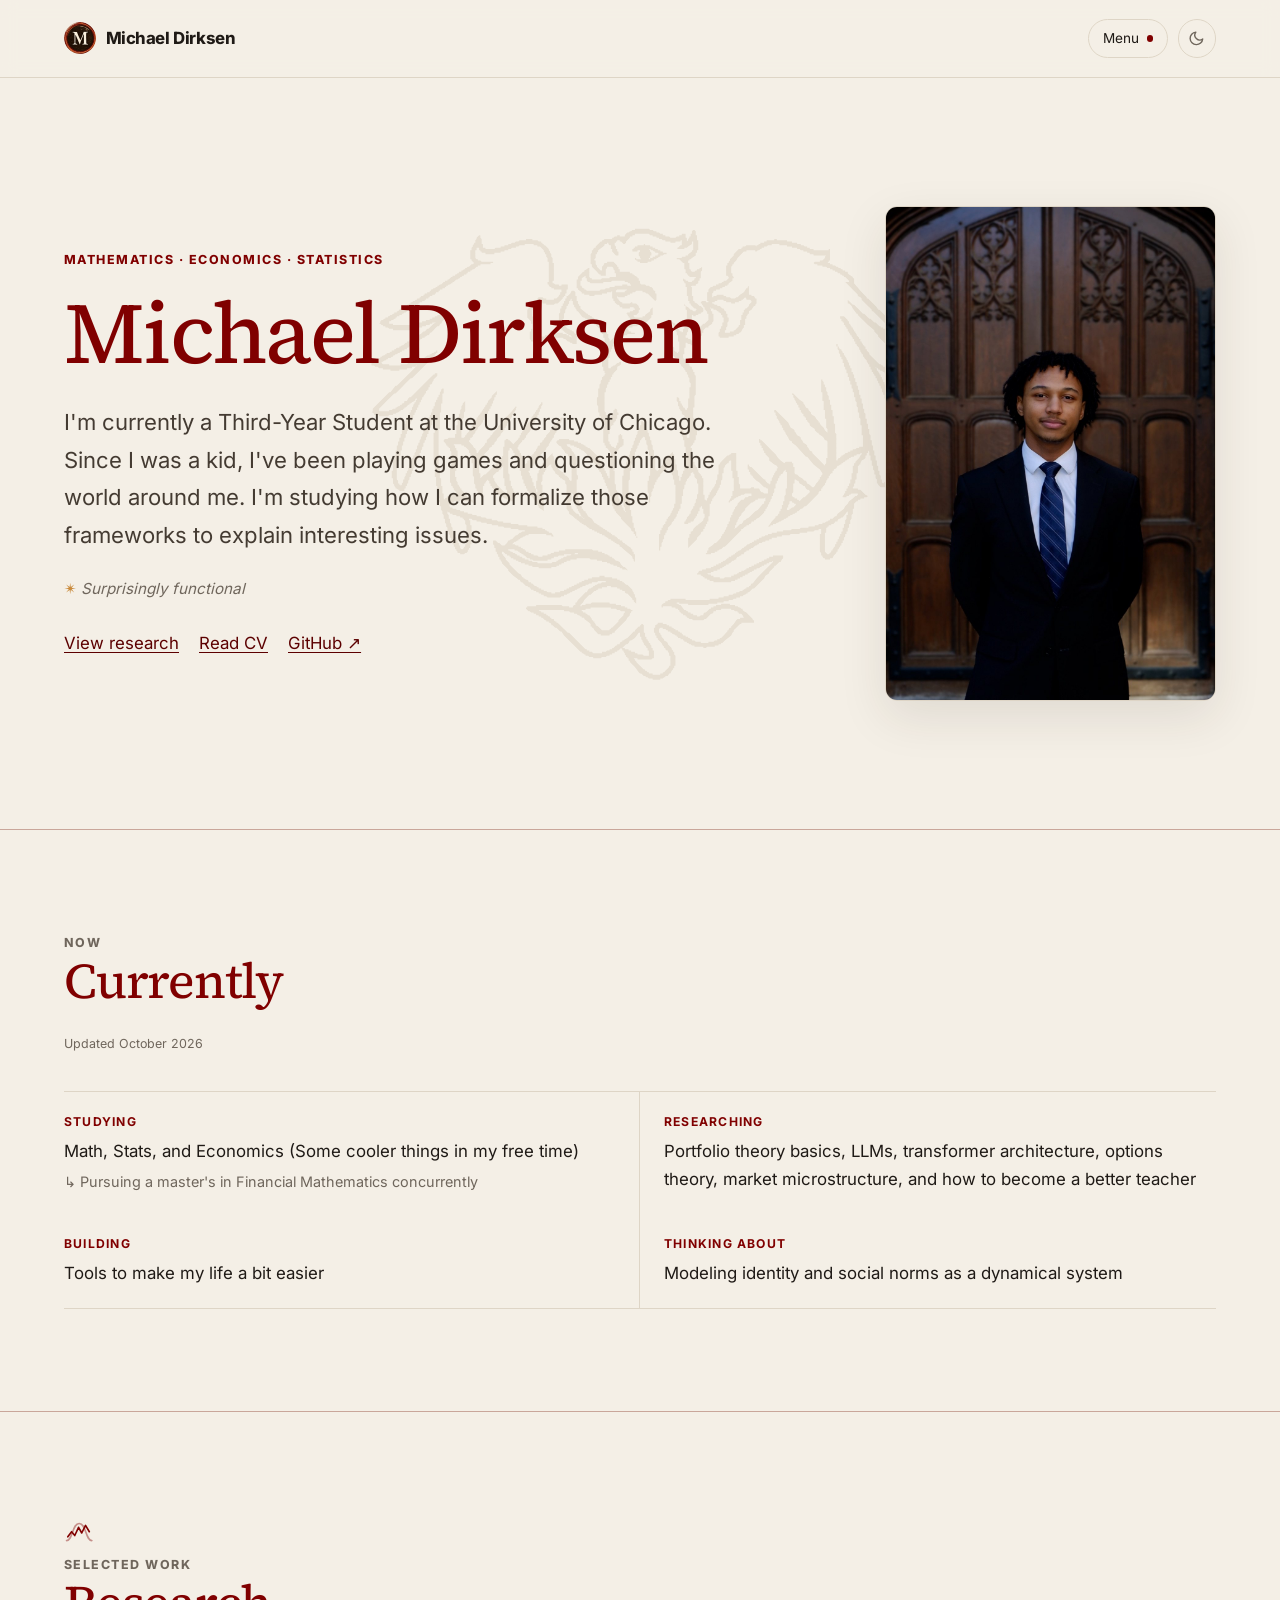
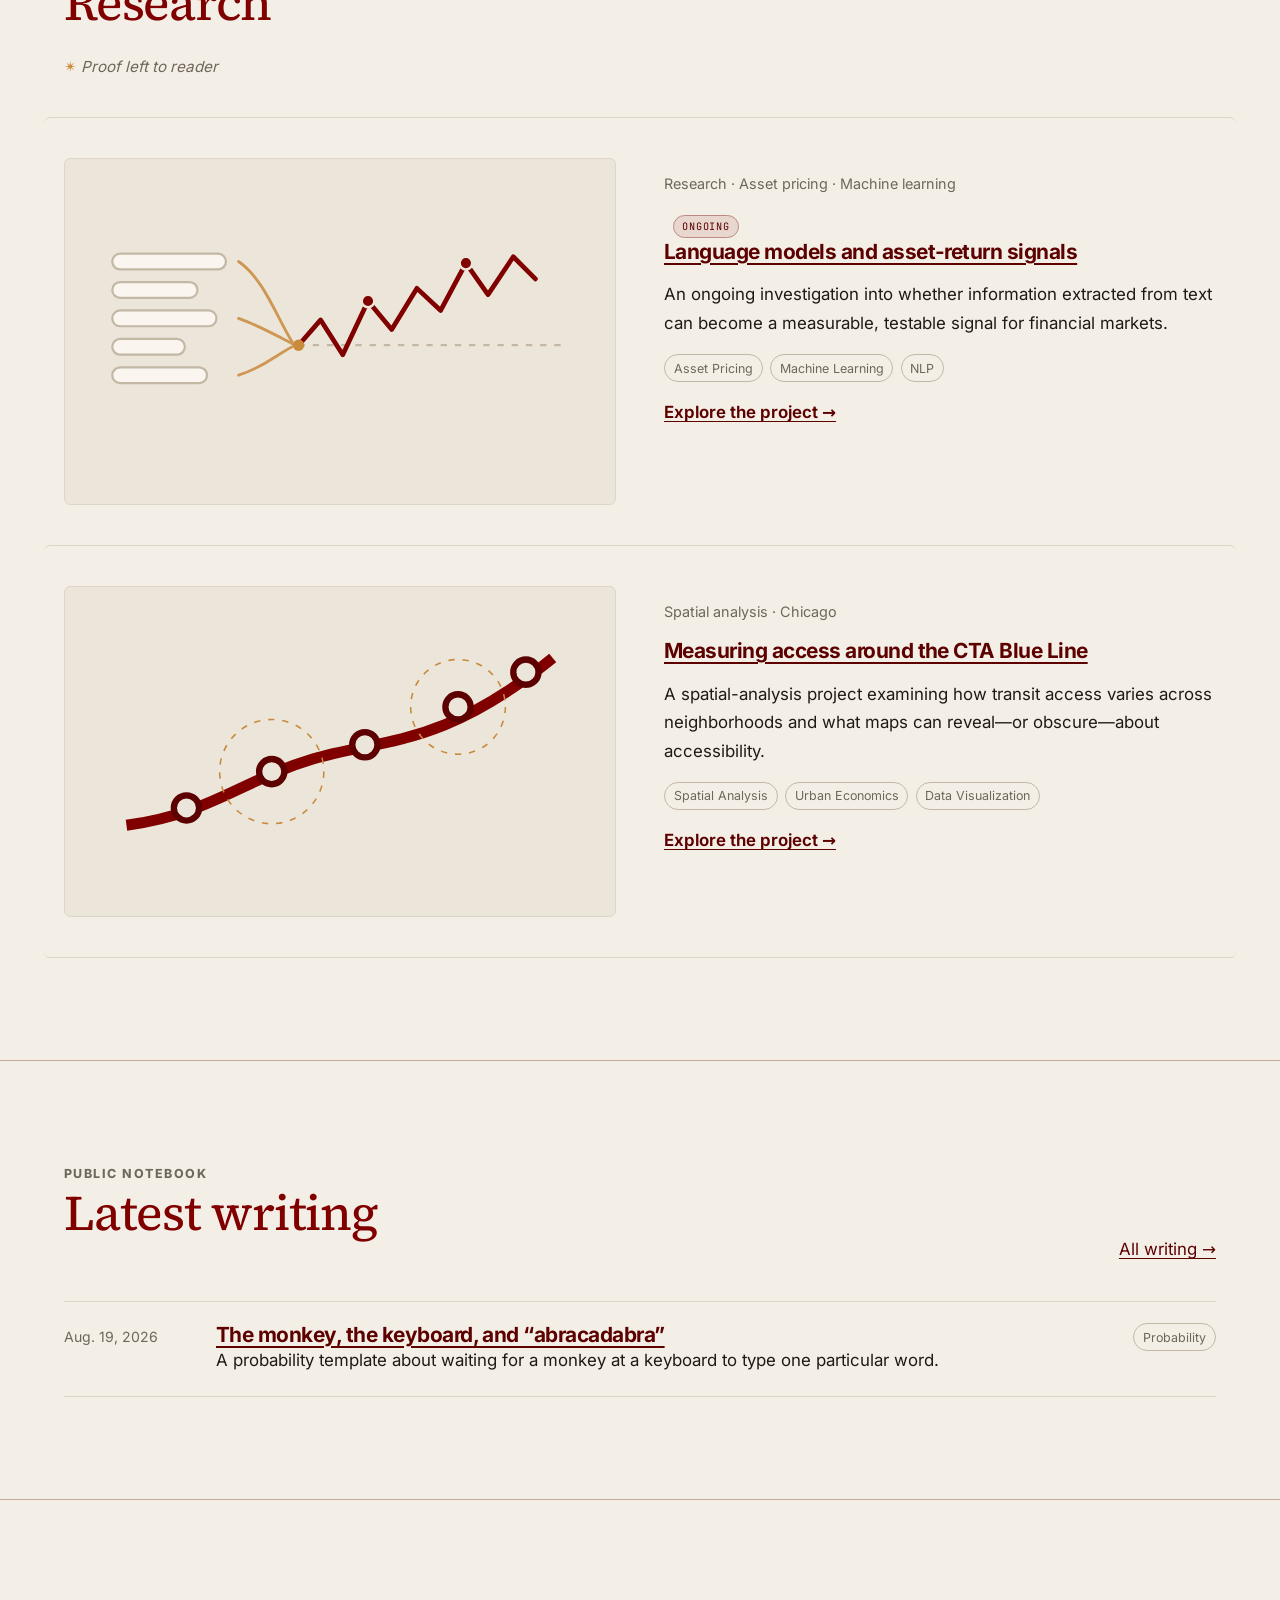
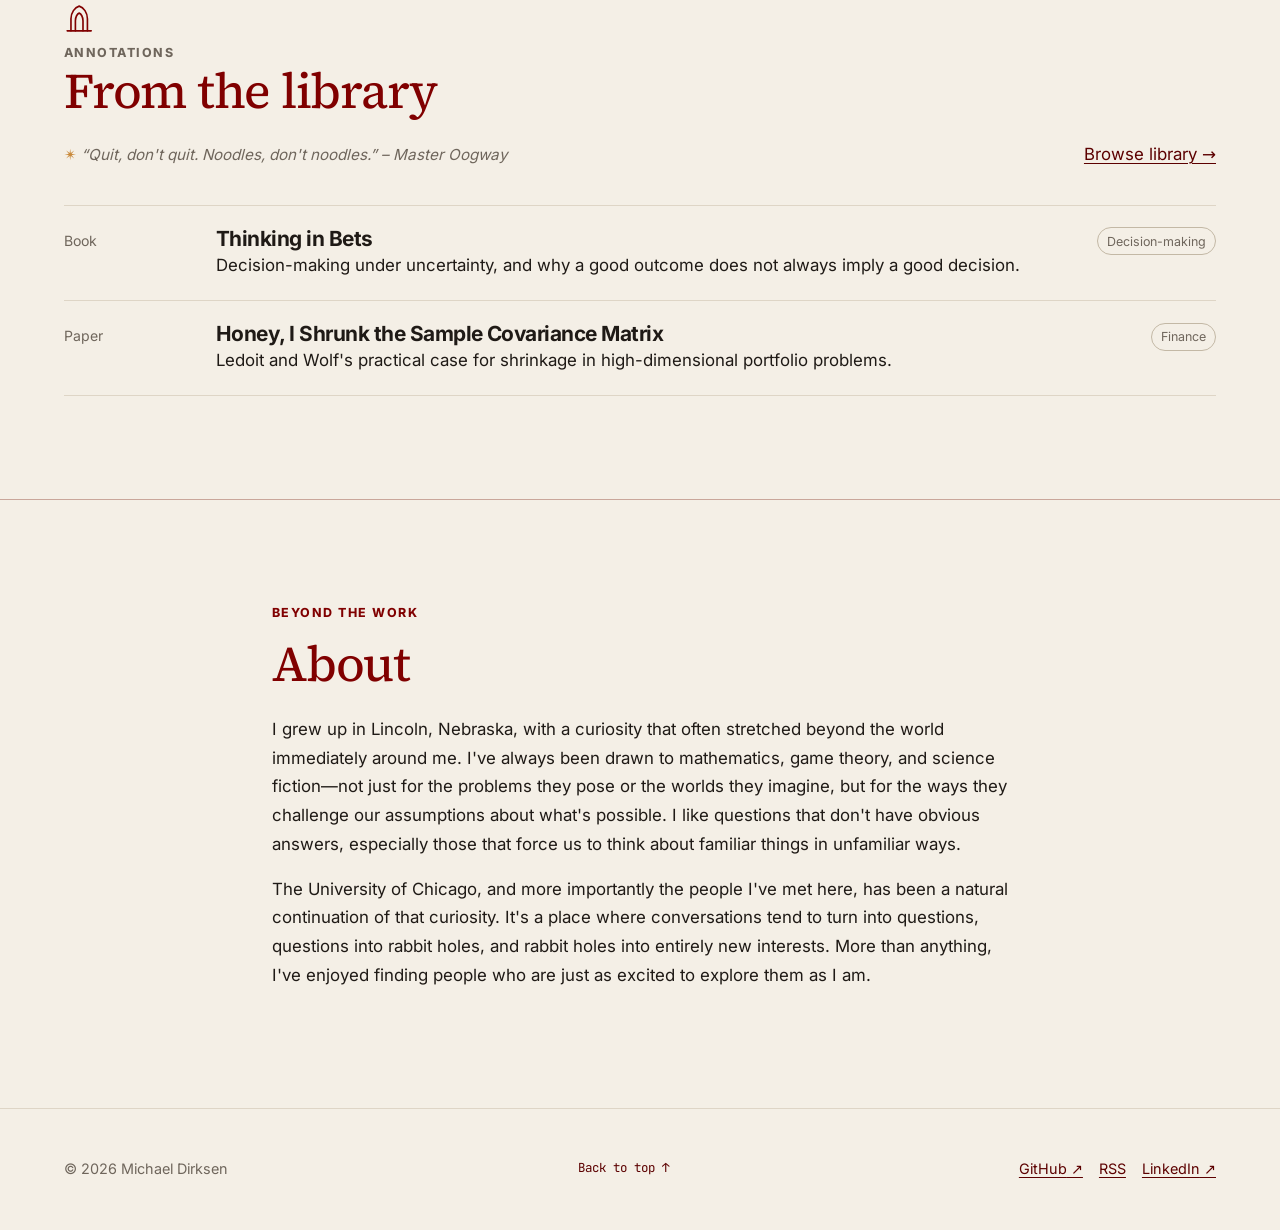
<file: index.html>
<!doctype html>
<html lang="en">
<head><script>var d=document.documentElement;try{var s=localStorage.getItem("theme");d.dataset.theme=s||(matchMedia("(prefers-color-scheme: dark)").matches?"dark":"light")}catch(e){d.dataset.theme="light"}d.classList.add("js")</script>
  <meta charset="utf-8"><meta name="viewport" content="width=device-width,initial-scale=1">
  <title>Michael Dirksen — Mathematics, Economics & Statistics</title>
  <meta name="description" content="Michael Dirksen studies mathematics, economics, and statistics at the University of Chicago, with interests in quantitative finance and applied research.">
  <link rel="canonical" href="https://mike-dirksen.github.io/"><link rel="icon" type="image/png" href="/assets/images/favicon.png"><link rel="stylesheet" href="/assets/css/site.css">
  <meta property="og:title" content="Michael Dirksen"><meta property="og:description" content="Research, writing, and an evolving intellectual library."><meta property="og:type" content="website"><meta property="og:url" content="https://mike-dirksen.github.io/"><meta property="og:image" content="https://mike-dirksen.github.io/assets/images/profile-michael-dirksen.jpg">
</head>
<body><div class="scroll-progress" aria-hidden="true"></div><canvas class="dot-field" aria-hidden="true"></canvas><div class="cursor-dot" aria-hidden="true"></div><div class="cursor-ring" aria-hidden="true"></div><svg width="0" height="0" aria-hidden="true" focusable="false" style="position:absolute"><defs><g id="phoenix-art"><path d="M437 234 L437 235 435 237 434 237 433 237 432 237 432 238 432 237 431 237 430 237 428 235 428 234 427 234 427 233 427 232 427 231 426 230 426 229 426 228 426 227 425 227 425 226 425 225 425 224 424 223 424 222 424 221 424 220 423 220 423 219 423 218 423 217 423 216 422 216 422 215 422 214 422 213 422 212 421 212 421 211 421 210 421 209 420 208 420 209 420 210 419 210 419 211 419 212 418 212 418 213 418 214 417 215 415 216 414 218 414 219 413 219 413 220 412 220 412 221 412 222 412 226 411 226 411 227 411 228 411 229 411 230 411 231 410 231 410 232 410 233 410 234 409 234 409 235 409 236 408 237 408 238 410 238 411 238 412 238 412 239 413 239 414 239 415 240 418 243 420 244 419 245 418 245 417 245 417 246 416 246 415 246 414 246 414 247 413 247 412 247 412 248 411 248 409 250 409 252 409 253 409 254 408 254 408 255 408 256 408 258 407 259 407 260 407 261 407 262 406 263 406 264 406 265 406 266 405 266 405 267 405 268 405 269 404 269 404 270 404 271 404 272 403 272 403 273 403 274 402 274 402 275 402 276 401 277 401 278 401 279 400 279 400 280 400 281 399 281 399 282 399 283 398 283 398 284 397 285 397 286 396 286 396 287 396 288 395 288 395 289 394 290 393 291 392 293 391 293 390 293 390 294 387 294 386 294 386 293 385 293 384 292 384 291 383 291 383 290 383 289 382 288 382 286 382 284 382 280 382 277 382 276 382 275 382 274 383 274 383 272 383 271 383 270 382 270 381 270 381 271 380 271 379 271 378 271 377 272 376 272 375 272 374 272 372 272 372 273 371 273 370 273 369 273 368 273 366 273 366 274 364 274 362 274 360 274 359 274 358 275 357 275 355 275 354 275 352 275 352 276 351 276 350 276 349 276 348 276 348 277 347 277 346 277 345 277 344 277 344 278 343 278 342 278 342 279 341 279 340 279 339 279 339 280 338 280 337 280 336 281 335 281 334 281 334 282 333 282 332 283 331 283 330 284 329 285 328 285 327 286 326 286 326 287 325 287 324 287 324 288 323 288 322 289 322 290 321 290 320 290 320 291 319 291 318 292 317 292 316 293 316 294 315 294 314 295 313 295 312 296 311 297 310 297 310 298 309 298 308 298 308 299 307 299 306 300 305 300 305 301 304 301 303 301 303 302 302 302 301 302 301 303 300 303 299 303 298 303 298 304 297 304 296 304 296 305 295 305 294 305 293 305 294 306 295 306 296 306 296 307 297 307 298 307 298 308 299 308 300 308 301 308 302 308 303 308 303 309 306 309 307 308 308 308 309 308 310 308 311 308 312 308 312 307 313 307 314 307 314 306 315 306 316 306 317 305 318 305 318 304 319 304 320 304 320 303 321 303 322 303 323 302 324 302 324 301 325 301 326 301 326 300 327 300 328 300 328 299 329 299 330 299 330 298 331 298 332 298 332 297 333 297 334 297 334 296 335 296 336 296 336 295 337 295 338 295 338 294 339 294 340 294 340 293 341 293 342 293 342 292 343 292 344 292 345 292 345 291 346 291 347 291 348 291 349 291 352 291 353 291 353 292 353 293 352 294 351 296 350 296 347 299 346 299 346 300 342 304 342 305 339 307 338 309 334 313 332 315 330 317 329 317 328 318 327 319 326 320 325 320 325 321 324 321 323 322 322 322 321 323 320 323 319 323 319 324 318 324 317 324 316 324 316 325 315 325 314 325 313 326 312 326 311 326 310 326 310 327 309 327 308 327 307 327 306 327 306 328 305 328 304 328 302 328 301 328 301 329 300 329 299 329 298 329 296 329 294 329 294 330 290 330 281 330 278 330 278 329 276 329 274 329 272 329 271 329 271 328 269 328 269 329 270 329 271 330 272 330 275 334 276 334 277 335 278 335 278 336 279 336 280 336 280 337 281 337 282 337 282 338 283 338 284 338 285 338 285 339 287 339 288 338 289 338 290 338 290 337 291 336 292 336 294 334 295 333 296 333 296 332 297 332 298 332 298 331 299 331 300 331 300 330 301 330 302 330 303 330 304 330 304 329 306 329 308 329 309 329 311 329 311 330 312 330 313 330 314 330 315 330 315 331 316 331 317 331 318 332 319 332 320 333 321 333 321 334 322 335 324 336 329 341 329 342 330 342 330 343 330 344 329 344 328 344 326 344 325 344 321 344 320 344 320 345 319 345 316 348 315 349 314 350 314 351 313 352 312 354 307 358 306 359 305 360 304 360 304 361 303 361 302 361 302 362 301 362 300 362 299 362 299 363 298 363 297 363 296 363 295 363 293 363 292 364 290 364 290 363 286 363 285 363 284 363 283 363 283 362 282 362 281 362 280 361 279 361 278 360 277 360 277 359 276 359 275 359 275 358 274 358 274 357 273 357 272 357 272 356 271 356 270 356 270 355 269 355 269 354 268 354 267 353 266 353 265 352 264 352 264 351 263 351 262 351 262 350 261 350 260 349 259 349 258 349 258 348 256 348 255 349 255 351 255 352 256 352 256 353 257 354 257 355 258 356 259 357 259 358 261 359 262 360 262 361 263 362 264 363 265 364 265 365 266 366 266 367 267 367 267 368 267 369 268 370 268 371 268 372 268 373 268 374 268 375 268 376 268 377 268 378 267 378 267 379 267 380 266 380 266 381 265 382 264 384 263 384 262 386 261 386 260 386 260 387 259 387 258 388 257 388 256 388 256 389 254 389 253 389 252 389 250 389 250 388 249 388 248 388 247 388 246 387 245 387 244 386 243 386 242 385 241 384 240 384 239 383 236 379 234 377 233 376 232 375 232 374 231 374 231 373 231 372 230 372 230 371 229 371 229 370 228 369 228 368 227 367 227 366 226 366 226 365 225 364 224 365 223 366 222 366 222 367 221 367 220 367 220 368 219 368 218 368 218 369 217 369 216 369 216 370 215 370 214 370 213 371 212 371 211 371 210 371 209 372 203 372 203 371 202 371 201 371 200 371 199 370 198 370 197 370 197 369 196 369 195 368 194 368 194 367 193 367 180 354 178 351 177 351 175 349 174 348 173 348 172 347 171 346 170 346 170 345 169 344 168 344 168 343 167 343 166 343 166 342 165 342 164 341 163 340 162 340 162 339 161 339 160 339 160 338 159 338 158 338 158 337 157 337 156 337 156 336 155 336 154 336 153 335 152 335 151 334 150 333 150 332 151 332 151 331 152 331 153 331 154 331 158 331 158 330 161 330 165 330 166 330 172 330 176 330 178 330 179 331 180 331 181 331 182 331 183 331 184 331 184 332 186 332 187 332 187 331 188 330 189 330 189 329 189 328 190 328 191 326 192 325 194 323 197 320 198 320 199 318 200 317 201 317 202 316 203 316 203 315 204 315 205 314 206 314 207 313 208 313 209 313 210 312 211 312 212 312 213 312 213 311 211 311 210 311 209 311 207 311 206 312 205 312 204 312 203 312 202 312 202 313 201 313 200 313 199 314 198 314 197 314 197 315 196 315 195 315 194 316 193 316 192 317 191 317 190 318 189 318 188 319 187 319 186 320 185 320 184 321 183 321 182 322 181 322 180 322 180 323 179 323 178 323 177 324 176 324 175 324 174 324 170 324 168 324 167 324 166 323 165 323 164 323 164 322 163 322 162 322 162 321 161 321 160 321 160 320 159 320 158 320 158 319 157 319 156 319 156 318 155 318 154 318 154 317 153 317 153 316 152 316 151 315 150 315 149 314 148 313 147 312 146 312 145 310 144 310 143 309 140 307 136 303 136 302 134 300 133 299 132 298 131 297 131 296 130 295 130 294 129 294 129 293 129 292 128 292 128 291 128 290 127 290 127 289 127 288 126 288 126 287 126 286 126 285 125 285 125 284 125 283 124 282 124 281 124 280 124 279 126 279 127 280 128 281 129 281 130 282 131 283 132 283 133 283 135 281 136 279 137 279 138 278 139 278 140 277 141 276 142 275 143 275 144 274 145 273 146 273 147 272 148 272 149 272 149 271 150 271 148 271 146 271 144 271 144 270 143 270 142 270 141 270 140 270 138 270 138 269 137 269 136 269 134 269 133 269 132 268 130 268 129 268 128 268 128 267 127 267 126 267 125 267 124 267 123 267 123 266 122 266 121 266 120 266 119 266 119 265 118 265 117 265 116 265 115 265 114 264 113 264 112 264 111 264 111 263 110 263 109 263 108 263 107 262 106 262 105 262 105 263 106 263 106 264 106 265 106 266 106 267 107 267 107 268 107 270 107 273 107 274 107 276 107 279 107 280 107 281 107 282 106 282 106 283 106 284 106 285 105 285 105 286 104 287 104 288 103 289 102 289 101 290 98 290 98 289 97 289 96 289 96 288 95 287 95 286 94 286 94 285 94 284 93 284 93 283 93 282 92 282 92 281 92 280 91 280 91 279 91 278 91 277 90 277 90 276 90 275 89 274 89 273 89 272 88 272 88 271 88 270 88 269 87 268 87 267 87 266 86 265 86 264 86 263 86 262 85 262 85 261 85 260 85 259 84 258 84 257 84 256 83 255 83 254 83 253 83 252 82 252 82 251 82 250 82 249 81 248 81 247 82 247 82 246 81 246 81 245 81 244 81 242 80 241 80 240 80 238 80 237 80 236 79 236 79 234 79 232 79 231 79 229 78 229 78 227 78 225 78 224 78 222 78 220 77 219 77 214 77 201 77 194 78 194 78 189 78 185 78 182 78 181 78 182 78 183 77 183 77 184 77 185 76 185 76 186 76 187 76 188 75 188 75 189 75 190 74 190 74 191 74 192 73 193 73 194 73 195 72 195 72 196 72 197 71 198 71 199 71 200 70 200 70 201 70 202 69 202 69 203 69 204 69 205 68 205 68 206 68 207 67 208 67 209 67 210 66 210 66 211 66 212 65 212 65 213 65 214 64 215 64 216 64 217 63 217 63 218 63 219 62 220 62 221 62 222 61 222 61 223 61 224 60 224 60 225 60 226 59 227 59 228 59 229 58 229 58 230 58 231 57 232 57 233 57 234 56 234 56 235 56 236 55 236 55 237 55 238 54 238 54 239 54 240 53 240 52 240 51 240 50 240 50 239 49 239 48 238 47 238 47 237 46 236 46 235 45 234 45 233 45 232 45 230 44 230 44 224 45 224 45 222 45 221 45 220 45 218 45 216 46 216 46 215 46 214 46 213 46 212 47 212 47 211 47 210 47 209 47 208 48 208 48 207 48 206 48 205 48 204 49 204 49 203 49 202 49 201 50 201 50 200 50 199 50 198 51 198 51 197 51 196 51 195 52 195 52 194 52 193 52 192 53 192 53 191 53 190 54 190 54 189 54 188 54 187 55 187 55 186 55 185 56 184 56 183 56 182 57 182 57 181 57 180 58 180 58 179 58 178 59 178 59 177 59 176 60 176 60 175 60 174 61 173 61 172 62 171 62 170 63 170 63 169 63 168 64 168 64 167 63 167 62 169 60 170 59 171 58 171 58 172 57 172 56 173 55 174 54 174 54 175 53 175 53 176 52 176 51 176 51 177 50 177 49 178 48 178 47 179 46 179 45 179 45 180 44 180 43 180 42 180 41 181 40 181 36 181 34 181 34 180 33 180 32 180 31 180 30 180 30 179 29 178 28 178 29 177 29 176 29 175 42 162 43 162 47 157 48 157 52 153 56 149 60 145 64 141 63 141 63 142 62 142 61 142 60 142 60 143 59 143 58 143 57 143 56 143 56 144 55 144 54 144 52 144 50 144 50 145 43 145 43 144 41 144 39 144 38 144 37 144 37 143 36 143 35 143 34 143 33 142 32 142 31 142 30 141 29 141 28 141 28 140 28 139 28 138 29 138 30 137 31 137 31 136 32 136 33 135 34 135 35 135 35 134 36 134 37 133 38 133 39 132 40 132 40 131 41 131 42 131 43 130 44 130 44 129 45 129 46 129 46 128 47 128 48 127 49 127 50 127 50 126 51 126 52 125 53 125 54 124 55 123 56 123 56 122 57 122 58 122 58 121 59 121 60 120 61 120 62 119 63 118 64 118 64 117 65 117 66 117 66 116 67 116 68 115 69 114 70 114 71 113 72 112 73 112 74 111 75 110 77 108 79 107 78 107 77 107 76 107 76 108 75 108 74 108 74 109 73 109 72 109 71 109 71 110 70 110 69 110 68 110 68 111 67 111 66 111 65 111 64 111 64 112 62 112 61 112 60 112 60 113 58 113 56 113 48 113 46 113 45 113 45 112 44 112 43 112 42 112 41 111 40 111 39 111 39 110 38 110 37 110 37 109 36 109 35 108 34 108 35 107 35 106 36 105 37 105 38 104 39 104 39 103 40 103 41 103 41 102 42 102 43 101 44 101 45 100 46 100 46 99 47 99 48 99 48 98 49 98 50 97 51 96 52 96 53 95 54 95 54 94 55 94 56 94 56 93 57 93 58 92 59 92 59 91 60 91 61 90 62 90 63 89 64 89 64 88 65 88 66 88 66 87 67 87 67 86 68 86 69 86 69 85 70 85 70 84 71 84 72 84 72 83 73 83 74 83 74 82 75 82 75 81 76 81 77 80 78 80 79 79 80 79 80 78 81 78 82 77 83 77 84 76 85 75 86 75 86 74 87 74 88 74 88 73 89 73 90 72 91 71 92 71 92 70 93 70 94 70 94 69 95 69 96 68 97 68 97 67 98 67 99 67 99 66 100 66 101 65 102 65 102 64 103 64 104 63 105 63 106 62 107 61 108 61 109 60 107 58 107 57 106 57 106 56 106 55 106 54 106 53 106 52 106 51 106 50 107 50 107 49 107 48 108 47 108 46 109 45 109 44 110 44 110 43 110 42 111 41 111 40 112 39 113 38 114 38 114 39 114 40 115 41 115 42 115 43 115 44 115 45 116 45 116 46 116 47 116 48 117 48 118 48 118 49 120 49 122 49 124 49 125 49 126 48 127 48 128 48 129 48 130 48 130 47 131 47 132 47 133 47 133 46 134 46 135 46 136 46 136 45 137 45 138 45 139 44 140 44 141 44 142 43 143 43 144 43 145 42 146 42 147 42 148 42 150 42 150 41 155 41 155 42 156 42 157 42 158 42 159 42 160 43 161 43 162 43 162 44 163 44 163 45 164 45 164 46 165 46 166 47 167 48 168 49 168 50 169 51 169 52 170 53 170 54 170 55 171 56 171 57 171 58 171 60 172 60 172 61 172 62 172 64 172 65 172 69 172 72 172 74 171 74 171 75 171 76 172 76 173 77 174 77 175 77 176 77 176 78 178 78 178 77 180 77 182 77 183 77 183 78 183 80 183 81 182 81 182 82 182 83 182 84 181 84 181 85 181 86 180 86 180 87 179 87 179 88 176 91 175 92 174 92 173 92 172 93 168 93 166 93 166 92 165 92 164 92 163 92 163 91 162 91 160 94 159 94 158 94 158 95 155 97 155 98 155 101 155 102 157 104 157 105 158 105 158 106 158 107 158 109 159 109 159 112 158 112 158 113 158 114 158 115 157 116 156 116 156 118 157 118 157 119 160 119 161 119 161 118 162 118 163 118 164 118 165 118 165 117 166 117 167 117 168 117 169 117 169 116 170 116 171 116 172 116 174 116 174 115 179 115 179 116 180 116 181 116 182 116 182 117 183 117 184 117 184 118 185 118 186 119 186 118 185 117 184 117 183 116 182 116 182 115 181 115 180 114 179 113 178 113 178 112 177 111 177 110 176 110 176 109 176 108 176 103 176 102 176 101 176 100 177 99 177 98 177 97 177 96 178 96 178 95 178 94 179 94 179 93 179 92 180 92 180 91 180 90 181 90 181 89 181 88 182 88 182 87 182 86 183 86 185 84 186 82 187 82 188 82 189 83 189 84 189 85 189 86 190 86 190 87 190 88 190 89 190 90 191 90 191 91 191 92 192 93 192 94 193 94 193 95 193 96 197 99 198 100 199 100 199 101 200 101 201 102 202 102 202 103 203 103 204 104 205 105 206 105 206 106 207 106 208 106 211 110 211 111 212 112 213 112 213 113 213 114 214 114 214 115 214 116 215 116 215 117 215 118 215 119 216 120 216 122 217 121 218 120 221 117 222 116 223 116 223 115 224 115 224 114 225 114 226 114 227 114 226 113 226 112 226 111 226 110 225 110 225 109 225 108 226 108 227 108 228 107 229 107 231 107 233 107 234 107 234 106 235 106 234 106 232 104 232 103 231 103 231 102 230 101 230 100 229 100 230 99 231 99 232 99 232 98 233 98 234 98 235 97 236 97 236 96 235 96 235 95 232 95 232 96 231 96 230 96 227 96 226 96 226 95 225 95 224 95 224 94 223 93 222 93 220 91 220 90 219 90 219 89 219 88 218 88 218 87 218 86 218 85 218 82 217 83 216 83 215 83 214 83 214 84 213 84 212 84 211 84 210 84 210 85 209 85 208 85 206 85 204 85 204 86 200 86 200 85 199 85 198 85 197 85 196 85 196 84 195 84 194 84 194 83 191 81 191 80 190 80 190 79 190 78 190 77 190 76 190 74 190 73 191 73 191 72 191 71 192 70 193 69 194 68 195 67 196 67 196 66 198 65 199 64 200 64 200 66 200 67 200 70 200 71 201 72 202 72 202 73 208 73 209 73 210 72 211 72 212 72 213 72 214 72 216 72 216 71 217 71 220 71 221 71 221 70 221 69 221 68 220 68 220 67 220 66 219 65 219 64 218 63 217 63 216 63 215 63 214 63 214 64 213 65 213 67 213 70 212 70 211 70 210 70 209 70 209 69 208 69 207 68 206 67 205 66 204 65 203 64 202 63 202 62 202 61 201 61 201 60 201 58 201 56 201 54 201 53 202 52 202 51 202 50 203 50 203 49 204 48 205 48 205 47 208 44 209 43 210 43 210 42 211 42 212 41 213 41 214 41 216 41 217 41 218 41 218 40 219 40 220 39 221 39 222 39 222 38 224 38 224 39 225 39 226 39 227 39 228 39 228 38 229 37 230 36 231 36 232 35 233 35 234 34 235 34 236 34 236 33 237 33 238 33 239 33 244 33 245 33 246 33 247 33 248 34 249 34 250 34 251 35 252 35 253 35 253 36 254 36 255 36 256 37 257 37 258 37 258 38 259 38 260 38 260 39 261 39 262 39 263 39 264 40 265 40 268 40 269 39 270 39 271 39 271 38 272 38 273 38 273 37 274 37 276 37 276 38 276 40 277 40 277 41 277 43 278 42 278 41 279 40 279 39 280 39 280 38 280 37 281 37 281 36 281 35 282 34 283 34 284 35 284 36 284 37 284 38 285 38 285 39 285 40 285 41 285 42 286 42 286 44 286 48 286 49 286 50 285 50 285 51 285 52 284 52 284 53 284 54 281 56 280 57 279 57 279 58 278 58 278 59 278 60 279 60 279 61 279 63 279 64 279 65 280 65 280 66 281 67 282 67 283 67 284 66 285 66 285 65 286 65 287 65 287 64 288 64 289 63 289 64 289 65 289 66 288 67 288 68 288 69 288 70 288 71 288 72 287 72 287 73 287 74 286 74 286 75 286 76 284 77 284 78 283 78 282 78 281 78 280 79 281 79 281 80 281 81 281 83 281 85 281 86 282 86 282 87 282 88 282 89 282 90 283 90 283 91 285 92 286 93 287 94 288 94 290 96 290 97 290 98 289 99 288 99 288 100 287 100 286 100 286 101 285 101 284 101 284 102 282 102 282 101 281 101 281 102 281 104 280 104 280 106 280 107 280 108 280 109 279 109 279 110 279 111 279 112 278 112 278 113 278 114 277 115 277 116 277 117 276 117 276 118 276 119 277 119 278 119 278 120 279 120 280 120 280 121 281 121 282 121 283 121 283 120 284 120 284 119 284 118 284 117 285 117 285 116 285 115 285 114 286 114 286 113 286 112 287 112 287 111 288 110 290 108 291 108 292 107 293 106 294 105 294 104 294 103 294 102 294 101 294 100 293 100 293 99 293 98 292 98 292 97 291 97 291 96 291 95 290 95 290 94 289 93 289 92 288 92 288 91 289 90 290 90 292 90 292 91 293 91 294 91 294 90 293 90 293 89 293 88 293 84 293 83 294 83 294 82 294 81 296 79 297 79 298 78 299 78 300 78 300 77 301 77 302 77 302 76 303 76 304 76 305 75 306 75 306 74 307 74 308 74 310 72 310 71 309 70 308 70 308 69 308 68 308 65 308 63 308 62 309 62 309 61 309 60 310 60 310 59 311 58 311 57 312 56 313 55 314 54 314 53 318 49 319 49 320 49 320 48 321 48 321 47 322 47 323 47 324 46 326 46 329 46 330 46 331 46 332 47 332 46 333 46 334 45 335 45 335 44 336 44 337 44 338 44 338 43 339 43 340 43 340 42 341 42 342 42 343 42 344 42 346 42 346 41 348 41 348 42 351 42 353 42 354 42 355 42 356 42 356 43 357 43 358 43 359 43 360 43 360 44 361 44 362 44 363 44 364 44 364 45 365 45 366 45 367 45 367 46 368 46 369 46 370 47 371 47 372 47 372 48 373 48 374 48 374 49 375 49 376 49 377 49 377 50 378 50 380 50 385 50 386 50 387 50 388 50 389 50 389 49 390 49 390 55 390 56 390 57 390 58 389 58 389 59 388 60 389 60 390 60 390 61 391 61 392 61 392 62 393 62 394 62 395 63 396 63 397 64 398 64 399 65 400 65 400 66 401 66 402 66 402 67 403 67 404 67 404 68 405 69 408 71 408 72 409 72 409 73 409 74 409 75 409 76 414 82 416 84 418 86 419 87 419 88 420 88 427 95 427 96 428 96 428 97 429 97 436 104 436 105 437 105 437 106 438 106 443 111 443 112 444 112 444 113 444 114 444 116 442 118 440 118 439 118 438 118 437 118 436 118 436 117 435 117 434 117 433 116 435 118 435 119 437 121 438 122 438 123 439 124 441 126 442 127 442 128 443 129 444 130 445 131 445 132 446 132 446 133 447 134 448 135 448 136 449 136 449 137 449 138 450 138 450 139 451 139 451 140 452 141 452 142 453 142 453 143 453 144 454 144 454 145 454 146 455 146 455 147 455 148 456 148 456 149 456 150 456 152 456 153 455 153 454 153 454 154 453 154 453 153 451 153 450 153 449 153 448 153 448 152 447 152 446 152 445 152 445 151 444 151 443 151 442 151 442 150 441 150 440 150 440 149 439 149 438 149 437 148 436 148 435 148 435 147 434 147 433 147 433 146 432 146 431 145 430 145 429 144 428 144 428 143 427 143 426 142 426 143 427 143 427 144 427 145 428 145 428 146 429 147 429 148 430 148 430 149 430 150 431 150 431 151 431 152 432 152 432 153 432 154 433 154 433 155 433 156 434 156 434 157 434 158 435 159 435 160 435 161 436 161 436 162 436 163 436 164 437 164 437 165 437 166 437 167 438 167 438 168 438 169 438 170 439 170 439 171 439 172 439 173 439 174 440 175 440 176 440 177 440 178 440 180 441 180 441 182 441 184 441 189 441 190 441 208 441 213 441 216 441 217 441 220 440 220 440 222 440 224 440 225 440 226 439 226 439 228 439 229 439 230 438 231 438 232 438 233 437 233 437 234Z M229 257 L229 256 228 256 228 255 228 254 228 253 227 252 227 251 227 250 227 248 226 248 226 247 226 245 226 242 226 234 226 232 226 231 226 230 226 229 226 228 227 228 227 227 227 226 227 225 227 224 227 223 228 223 228 222 228 221 228 220 229 220 229 219 229 218 229 217 230 217 230 216 230 215 230 214 231 214 231 213 231 212 232 211 232 210 232 209 233 208 233 207 233 206 234 206 234 205 234 204 235 203 235 202 235 201 236 200 236 199 236 198 237 198 237 197 237 196 238 195 238 194 238 193 239 192 239 191 239 190 240 190 240 189 240 188 241 188 241 187 241 186 241 185 242 185 242 184 242 185 243 186 243 187 244 187 244 188 244 189 245 189 245 190 245 191 246 192 246 193 246 194 247 194 247 195 247 196 247 197 248 197 248 198 248 199 248 200 249 200 249 201 249 202 249 203 250 204 250 206 250 207 251 208 251 209 251 210 251 211 251 212 251 213 252 213 252 215 252 218 252 220 252 223 253 223 253 225 253 224 254 224 255 223 255 222 257 220 258 219 258 218 259 218 259 217 260 216 261 215 261 214 262 213 263 212 266 209 266 210 266 211 267 211 267 212 267 213 267 214 267 215 268 215 268 216 268 217 268 218 268 219 269 219 269 220 269 221 269 222 269 223 270 224 270 226 270 227 270 228 271 228 271 229 271 230 271 231 271 232 272 232 272 231 272 230 272 229 273 229 273 228 273 227 274 226 274 225 274 224 275 224 275 223 275 222 275 221 275 220 276 220 276 219 276 218 276 217 276 215 276 211 276 208 276 206 276 205 275 205 275 204 275 203 275 202 275 201 275 200 274 200 274 199 274 198 274 197 273 197 273 196 273 195 273 194 272 194 272 193 272 192 272 191 271 191 271 190 272 190 273 191 274 192 274 193 275 193 275 194 276 195 276 196 277 196 277 197 277 198 278 198 279 198 279 197 279 196 279 192 279 190 279 188 278 188 278 187 278 186 278 185 278 184 277 184 277 183 275 181 275 180 274 180 273 179 273 178 273 177 272 177 272 176 271 175 271 174 271 173 270 173 270 172 270 171 270 170 269 169 269 166 270 166 271 167 271 168 271 169 272 169 272 170 272 171 273 171 273 172 274 173 274 174 275 174 276 176 277 176 277 175 278 174 278 172 278 170 278 169 278 168 278 167 279 167 279 166 279 165 279 163 279 161 279 158 280 158 280 155 279 154 279 153 279 152 279 151 278 150 278 149 278 148 277 148 277 147 277 146 276 146 276 145 275 144 275 143 274 143 274 142 273 142 272 140 268 136 268 135 267 134 266 133 266 132 265 132 265 131 265 130 264 130 264 129 264 128 264 127 263 126 263 125 263 124 263 123 265 124 265 125 266 126 267 127 267 128 267 129 268 130 269 130 269 131 270 131 270 130 271 130 271 128 271 127 271 125 271 122 270 122 270 120 270 119 270 118 270 117 269 117 269 116 269 115 269 114 268 114 268 113 268 112 267 112 267 111 267 110 266 109 266 108 265 108 265 107 265 106 266 107 268 108 268 109 269 110 270 111 270 112 271 112 271 113 272 114 273 114 273 115 274 114 274 113 274 112 275 112 275 111 275 110 275 109 276 109 276 108 276 107 276 106 276 105 277 104 277 103 277 98 277 97 276 97 276 96 276 95 276 94 275 94 275 93 275 92 276 94 278 95 280 97 281 97 282 98 284 98 284 97 285 97 284 96 283 96 282 95 281 94 280 93 280 92 279 92 279 91 279 90 278 90 278 89 278 88 278 87 278 86 277 86 277 84 277 82 277 80 277 79 276 79 276 78 276 77 276 76 275 76 275 75 274 74 274 73 274 72 275 73 276 73 276 74 277 74 278 74 278 75 281 75 281 74 282 74 283 73 283 72 284 72 284 71 283 71 281 71 280 71 279 71 279 70 278 70 277 68 276 68 276 67 276 66 276 65 275 65 275 64 275 62 275 61 275 60 274 60 272 58 271 57 270 57 269 57 269 56 270 56 272 56 273 56 273 55 274 55 275 55 276 55 276 54 277 54 278 54 278 53 281 51 281 50 282 50 282 49 282 48 282 47 282 45 282 44 282 43 281 43 281 44 281 45 278 47 277 48 276 48 275 48 275 49 274 49 271 49 270 49 269 48 270 48 271 47 272 46 273 46 273 45 273 44 273 42 272 42 272 43 271 43 270 43 268 43 268 44 264 44 264 43 262 43 261 43 260 43 260 42 259 42 258 42 257 41 256 41 255 41 255 40 254 40 253 40 253 39 252 39 251 39 250 39 250 38 249 38 248 38 247 37 246 37 245 37 244 37 240 37 238 37 237 37 236 37 236 38 235 38 234 38 234 39 233 39 232 39 232 40 230 42 229 43 229 44 228 45 227 45 225 43 224 43 224 42 222 42 222 43 221 43 221 44 220 44 220 45 220 46 221 47 221 48 221 49 222 49 222 50 222 51 223 51 223 52 223 54 221 54 220 53 219 52 218 51 218 50 218 49 217 49 217 48 217 47 217 46 216 46 215 45 215 44 214 44 214 45 213 45 212 45 212 46 211 47 207 50 207 51 206 52 206 53 205 53 205 54 205 55 205 56 204 57 204 58 205 58 205 60 205 61 206 62 206 63 209 66 210 66 210 64 210 63 211 62 212 60 213 60 214 60 214 59 215 59 218 59 219 59 220 60 222 62 222 63 223 63 223 64 223 65 224 65 224 66 224 67 228 67 230 67 231 67 232 67 232 68 233 68 234 68 234 69 235 69 236 70 238 71 238 72 239 72 239 73 239 74 240 74 240 75 240 76 241 77 242 77 243 77 244 77 245 78 246 78 247 78 248 79 249 79 250 80 251 82 252 82 252 83 252 84 253 84 253 85 253 88 253 89 252 90 251 89 250 88 247 85 246 84 245 84 244 83 243 83 242 83 242 82 241 82 240 82 238 82 237 82 236 83 235 83 234 83 234 84 233 84 232 84 232 85 231 85 230 85 230 86 229 86 228 86 228 87 227 87 226 87 224 87 223 87 222 86 222 87 222 88 223 88 223 89 224 90 225 91 226 91 226 92 227 92 228 92 230 92 231 92 232 92 233 91 234 91 234 92 236 92 237 92 238 93 239 94 239 95 240 96 240 97 239 97 239 98 239 99 237 101 236 101 235 101 235 102 236 103 237 103 240 103 241 103 242 103 242 102 243 102 244 102 244 101 248 98 248 97 249 96 250 95 250 96 250 97 250 100 250 101 249 101 249 102 249 103 248 104 246 106 245 107 244 107 243 108 242 108 242 109 241 109 240 109 239 109 238 109 238 110 236 110 235 110 234 110 234 111 232 111 230 111 230 112 231 113 231 114 232 114 233 114 233 115 234 115 235 115 236 115 236 116 234 116 232 116 231 116 230 116 230 117 229 117 228 117 227 117 227 118 226 118 225 118 224 119 224 120 220 123 220 124 219 124 219 125 219 126 218 126 218 127 218 128 217 128 217 129 217 130 216 130 216 131 216 132 216 134 216 135 215 135 215 137 215 142 215 143 216 143 217 143 217 142 218 142 219 141 220 141 221 140 222 139 223 139 224 138 225 138 225 140 224 141 222 142 222 143 222 144 221 145 220 146 219 147 219 148 218 148 218 149 218 150 217 150 217 151 217 152 216 152 216 153 216 154 215 154 215 155 215 156 214 156 214 157 214 158 213 159 213 160 213 161 213 162 212 162 212 163 212 164 212 165 212 167 212 173 212 174 212 175 212 176 212 177 213 178 213 179 213 180 214 180 214 181 214 182 215 183 216 182 218 180 218 179 219 179 219 178 219 177 219 176 220 176 220 175 221 175 222 176 222 177 222 178 223 178 223 180 222 180 222 181 222 182 222 183 221 183 221 184 221 185 220 185 220 186 219 186 219 187 219 188 218 188 217 189 217 190 217 191 216 191 216 192 216 193 216 194 216 195 215 195 215 196 215 197 215 200 215 201 216 201 216 202 216 203 217 203 217 204 218 205 219 205 220 206 221 206 221 205 221 204 222 204 222 203 222 202 223 202 223 201 223 200 223 199 223 198 223 196 224 196 224 195 225 195 225 196 226 196 226 197 226 198 226 199 227 199 227 200 227 204 226 204 226 205 225 205 224 206 223 207 223 208 222 208 222 209 222 210 221 211 221 212 221 213 221 214 220 214 220 215 220 216 220 218 220 219 220 223 219 223 219 224 220 224 220 228 220 231 220 232 220 233 220 234 221 235 221 236 221 237 221 238 221 239 222 240 222 241 222 242 222 243 223 243 223 244 223 245 223 246 224 246 224 247 224 248 224 249 225 249 225 250 225 251 226 251 226 252 226 253 227 253 227 254 227 255 228 256 229 257Z M50 235 L51 235 51 236 52 235 52 234 53 233 53 232 53 231 54 231 54 230 54 229 55 228 55 227 55 226 56 226 56 225 56 224 57 224 57 223 57 222 58 221 58 220 58 219 59 219 59 218 59 217 60 216 60 215 60 214 61 214 61 213 61 212 62 212 62 211 62 210 63 209 63 208 63 207 64 207 64 206 64 205 64 204 65 204 65 203 65 202 66 202 66 201 66 200 67 199 67 198 67 197 68 197 68 196 68 195 69 194 69 193 69 192 70 192 70 191 70 190 71 190 71 189 71 188 72 187 72 186 72 185 73 185 73 184 73 183 73 182 74 182 74 181 74 180 75 180 75 179 75 178 76 178 76 177 76 176 76 175 77 175 77 174 77 173 78 173 78 172 78 171 78 170 79 170 79 169 79 168 80 168 80 167 80 166 81 166 81 165 81 164 82 164 82 163 82 162 83 161 83 160 84 159 85 159 85 163 84 163 84 165 84 166 84 167 84 168 84 169 84 171 83 171 83 172 83 173 83 174 83 175 83 176 83 178 82 178 82 180 82 183 82 186 82 191 81 191 81 196 81 197 81 218 81 221 82 222 82 224 82 226 82 228 82 230 83 230 83 232 83 233 83 235 83 236 84 236 84 238 84 239 84 240 84 242 85 242 85 243 85 244 85 245 85 246 86 247 86 246 88 245 88 244 89 244 90 244 90 243 95 243 95 242 95 241 94 240 93 239 93 238 92 237 92 236 91 236 91 235 91 234 90 233 90 232 90 230 90 226 90 224 90 223 90 222 91 221 91 220 91 218 91 216 91 212 91 211 91 210 91 209 90 208 90 207 90 206 89 206 89 205 88 205 88 204 87 204 87 203 86 202 85 201 85 200 86 199 87 199 88 199 89 198 90 198 94 198 94 197 94 195 95 195 95 193 95 191 95 190 95 189 95 188 96 188 96 187 96 186 96 185 96 184 96 183 97 183 97 182 97 181 97 180 97 179 98 179 98 178 98 177 98 176 99 175 99 174 99 173 100 172 100 171 101 170 102 169 102 173 102 175 102 176 102 177 101 178 101 179 101 180 101 181 101 182 100 183 100 184 100 185 100 186 100 187 100 188 99 188 99 190 99 192 99 194 99 197 99 198 100 198 101 198 102 197 102 196 103 196 103 195 104 194 105 193 105 192 106 192 106 191 107 190 107 189 108 188 108 187 109 187 109 186 110 186 110 185 110 184 111 184 111 183 111 182 112 182 112 181 113 180 114 179 114 178 115 178 115 177 116 176 116 175 117 175 117 174 118 173 118 172 119 172 119 171 120 170 120 169 121 168 122 167 123 166 123 165 124 164 125 163 127 161 127 162 127 163 127 164 126 164 126 165 126 166 125 166 125 167 125 168 124 169 124 170 124 171 123 171 123 172 123 173 122 173 122 174 122 175 121 175 121 176 121 177 120 177 120 178 120 179 119 179 119 180 119 181 118 181 118 182 117 182 117 183 117 184 116 184 116 185 116 186 115 186 115 187 114 188 113 189 112 190 112 191 111 192 110 193 110 194 109 195 108 196 108 197 107 198 106 198 106 199 106 200 105 200 105 201 107 203 108 204 109 206 110 206 110 207 111 208 111 209 111 210 112 210 113 208 114 207 115 206 116 205 117 204 118 202 119 202 119 201 119 200 120 199 121 198 122 197 122 196 123 196 124 194 125 193 126 192 127 191 127 190 128 190 128 189 129 188 130 187 131 186 132 184 134 183 134 182 135 181 136 180 138 178 142 173 143 174 142 174 142 175 142 176 141 177 141 178 140 178 140 179 140 180 139 180 139 181 139 182 138 182 138 183 137 184 137 185 136 186 135 187 135 188 134 189 134 190 133 190 133 191 133 192 132 192 132 193 131 194 130 195 130 196 129 197 128 198 127 199 127 200 126 201 125 202 125 203 123 204 123 205 121 206 121 207 119 209 117 211 117 212 115 214 113 216 113 217 113 221 113 224 113 226 114 226 114 228 114 229 114 230 115 229 116 228 117 227 118 227 119 226 121 224 128 217 128 216 130 215 130 214 131 214 131 213 132 212 132 209 132 208 132 206 132 205 133 205 133 204 133 203 133 202 133 201 133 200 134 200 134 199 135 199 136 199 136 200 137 200 140 203 141 202 142 201 143 200 144 199 144 198 145 198 145 197 145 196 146 196 146 195 146 194 147 194 147 193 148 192 149 191 149 190 150 190 150 189 150 188 151 188 151 187 152 186 153 185 153 184 154 183 154 182 155 182 155 181 156 180 156 179 157 179 157 178 158 177 158 176 159 176 159 175 160 174 160 173 161 172 162 171 162 170 163 170 163 171 163 172 162 173 162 174 162 175 161 175 161 176 161 177 160 178 160 179 160 180 159 180 159 181 159 182 158 182 158 183 158 184 157 184 157 185 157 186 156 186 156 187 156 188 155 188 155 189 155 190 154 190 154 191 154 192 153 192 153 193 152 194 151 195 151 196 150 196 150 197 150 198 149 198 149 199 148 200 147 200 147 201 146 202 145 203 144 204 144 205 143 206 144 207 144 208 145 208 145 209 145 210 146 210 146 211 146 212 147 212 147 213 147 214 148 214 148 215 148 216 149 216 149 217 149 218 150 219 150 218 151 218 151 217 151 216 152 216 153 215 153 214 154 213 154 212 155 212 155 211 156 211 156 210 157 209 158 208 158 207 159 206 159 205 160 204 161 204 161 203 161 202 162 202 163 201 163 200 164 200 164 199 165 198 166 197 166 196 167 195 168 194 169 193 169 192 170 191 171 190 172 188 173 187 174 186 176 184 178 182 179 182 179 183 178 184 178 185 178 186 177 186 177 187 177 188 176 188 176 189 176 190 175 190 175 191 175 192 174 192 174 193 174 194 173 194 173 195 172 196 172 197 172 198 171 198 171 199 170 200 170 201 169 201 169 202 168 203 168 204 167 205 166 206 166 207 165 208 164 209 163 210 162 211 161 212 161 213 161 214 160 214 160 215 159 216 158 217 157 218 156 219 156 220 155 220 154 222 153 222 153 223 153 224 152 224 152 225 153 226 153 227 153 228 154 228 154 229 154 230 155 230 155 231 155 232 155 233 156 233 156 234 156 235 156 236 157 236 157 237 157 238 158 238 158 239 158 240 158 241 159 241 159 239 158 238 158 232 159 232 159 230 159 229 159 228 159 227 159 226 160 226 160 225 160 224 161 223 161 222 162 221 162 220 163 219 163 218 164 218 164 217 165 216 166 215 170 211 171 210 171 211 171 212 172 213 172 214 172 215 172 216 173 216 173 217 173 218 174 219 174 220 174 221 175 221 175 222 177 224 178 224 178 225 179 225 180 227 181 227 181 228 182 228 184 230 184 231 185 232 186 232 186 231 186 230 186 221 186 220 186 219 186 218 186 217 185 217 185 216 185 215 185 214 184 214 184 213 183 212 183 211 181 210 180 208 179 207 178 206 178 205 176 204 174 202 174 201 175 200 176 200 176 199 178 199 183 199 184 199 184 200 186 200 187 200 188 200 188 201 189 201 190 201 191 201 191 202 192 202 193 202 194 203 195 203 196 204 197 204 197 205 198 205 199 206 200 206 201 207 205 211 206 212 207 213 207 214 208 215 208 216 209 216 209 217 209 218 210 218 210 219 210 220 211 220 211 221 211 222 212 222 212 223 212 224 213 224 213 225 213 226 214 226 214 227 214 228 215 228 215 229 215 230 216 230 216 231 216 232 216 230 216 225 216 224 216 222 215 222 215 219 216 218 216 216 216 215 216 214 216 213 217 212 217 211 217 210 214 206 213 206 213 205 213 204 212 204 212 203 212 202 211 202 211 201 211 200 211 198 211 194 211 193 211 192 211 191 211 190 211 189 212 189 212 188 212 187 212 186 211 186 211 185 210 184 210 183 209 183 209 182 209 181 208 181 208 180 208 179 208 178 207 178 207 177 207 176 207 174 207 173 206 172 206 166 207 166 207 164 207 162 207 160 207 159 208 159 208 158 208 157 208 156 209 155 209 154 209 153 210 152 210 151 210 150 211 150 211 149 212 149 212 148 213 147 212 147 212 146 212 145 211 145 211 144 211 143 211 142 210 142 210 141 210 137 210 136 211 135 211 134 211 133 211 132 212 132 212 131 212 130 212 129 213 128 213 125 213 124 212 123 212 122 212 121 212 120 212 119 211 119 211 118 211 117 211 116 210 116 210 115 209 114 208 113 208 112 205 109 204 109 204 108 203 108 202 108 202 107 201 107 200 106 199 105 198 105 198 104 197 104 196 103 195 103 194 102 191 98 190 98 190 97 189 96 189 95 188 95 188 94 188 93 187 93 187 92 187 91 187 90 186 90 186 89 186 88 185 89 185 90 184 90 184 91 184 92 183 93 183 94 182 94 182 95 182 96 181 97 181 98 181 99 180 100 180 101 180 102 180 104 179 104 179 107 180 107 180 108 180 109 181 110 182 111 183 112 184 112 185 113 186 113 187 114 188 114 188 115 189 116 190 116 190 117 190 118 190 122 190 123 190 124 188 124 187 124 186 123 185 123 184 122 183 122 182 121 181 120 180 120 179 119 178 119 175 119 174 119 173 119 173 120 172 120 171 120 170 120 169 120 168 121 167 121 166 121 165 121 165 122 164 122 163 122 162 122 160 122 160 123 156 123 156 122 155 122 154 122 154 121 153 120 153 119 153 118 153 115 153 114 154 114 154 113 154 112 155 112 155 108 154 108 154 107 154 106 152 104 151 103 151 102 151 97 152 96 152 95 153 95 153 94 155 92 156 91 157 91 159 89 159 88 160 87 162 87 163 87 164 88 165 88 166 88 166 89 167 89 168 89 171 89 172 89 172 88 173 88 174 88 176 86 176 85 177 85 177 84 177 83 178 83 178 82 178 81 175 81 174 81 173 81 172 81 172 80 171 80 170 80 170 79 169 79 168 78 168 77 167 77 167 75 168 75 168 73 168 71 168 62 168 60 168 59 167 59 167 58 167 57 167 56 166 55 166 54 166 53 165 53 165 52 164 51 164 50 162 48 161 47 160 47 159 47 159 46 158 46 157 46 156 46 156 45 154 45 153 45 152 45 149 45 149 46 148 46 146 46 145 46 144 47 143 47 142 47 142 48 141 48 140 48 139 48 138 49 137 49 136 49 136 50 135 50 134 50 133 50 133 51 132 51 131 51 130 51 130 52 129 52 128 52 126 52 125 52 125 53 123 53 119 53 118 53 118 52 117 52 116 52 115 52 115 51 114 51 114 50 113 50 113 49 113 48 112 48 112 47 112 48 111 48 111 49 111 50 110 50 110 51 110 52 110 55 110 56 111 57 112 57 112 58 113 58 114 58 115 59 116 59 122 59 123 59 125 59 124 59 124 60 123 60 122 60 122 61 121 61 120 61 115 61 114 61 114 62 113 62 112 62 112 63 111 63 110 64 109 65 108 65 107 66 106 66 106 67 105 67 104 67 104 68 103 68 103 69 102 69 101 69 101 70 100 70 99 71 98 71 98 72 97 72 96 73 95 73 94 74 93 75 92 75 92 76 91 76 90 77 89 77 88 78 87 78 87 79 86 79 86 80 85 80 84 80 84 81 83 81 82 81 82 82 81 82 81 83 80 83 79 83 79 84 78 84 78 85 77 85 76 85 76 86 75 86 74 86 74 87 73 87 73 88 72 88 71 88 71 89 70 89 70 90 69 90 68 90 68 91 67 91 66 91 66 92 65 92 65 93 64 93 63 93 63 94 62 94 62 95 61 95 60 95 60 96 59 96 58 97 57 97 56 98 55 99 54 99 53 100 52 100 52 101 51 101 50 101 50 102 49 102 48 102 48 103 47 103 47 104 46 104 45 105 44 105 43 106 42 106 42 107 41 107 42 107 42 108 43 108 44 108 45 108 45 109 46 109 47 109 48 109 50 109 54 109 55 109 57 109 58 109 59 109 60 109 60 108 62 108 63 108 64 108 65 107 66 107 67 107 68 107 68 106 69 106 70 106 71 106 71 105 72 105 73 105 74 105 74 104 75 104 76 104 76 103 77 103 78 103 78 102 79 102 80 102 80 101 81 101 82 101 82 100 83 100 84 100 84 99 85 99 86 99 86 98 87 98 88 98 88 100 88 101 87 101 87 102 86 103 86 104 85 105 84 106 83 108 82 108 82 109 81 110 80 110 78 112 77 113 76 114 75 115 74 115 74 116 73 117 72 117 71 118 70 118 70 119 69 119 68 119 68 120 67 120 66 121 65 122 64 122 64 123 63 123 62 124 61 124 60 125 59 125 58 126 57 127 56 127 56 128 55 128 54 128 54 129 53 129 52 129 52 130 51 130 50 131 49 131 48 132 47 132 46 133 45 133 45 134 44 134 43 135 42 135 41 135 41 136 40 136 39 137 38 137 37 138 36 138 36 139 35 139 36 139 37 140 38 140 39 140 40 140 42 140 42 141 44 141 48 141 49 141 51 141 51 140 53 140 54 140 56 140 57 139 58 139 59 139 60 139 60 138 61 138 62 138 63 138 63 137 64 137 65 137 66 136 67 136 68 136 68 135 69 135 70 135 70 134 71 134 72 133 73 133 74 133 74 132 75 132 76 131 77 131 78 130 79 130 79 129 80 129 80 130 80 131 79 131 79 132 78 132 78 133 77 134 64 147 60 151 59 151 55 155 51 159 47 163 46 163 40 169 34 175 34 176 34 177 35 177 40 177 42 177 42 176 43 176 44 176 45 175 46 175 47 175 47 174 48 174 49 173 50 173 51 172 52 172 52 171 53 171 54 170 54 169 55 169 56 169 57 167 58 166 59 166 60 165 72 153 75 150 77 148 78 148 78 147 79 147 80 147 80 149 79 150 78 151 77 152 77 153 76 154 76 155 75 156 74 156 74 157 74 158 73 158 73 159 73 160 72 160 72 161 71 161 71 162 71 163 70 163 70 164 69 165 69 166 68 166 68 167 68 168 67 168 67 169 67 170 66 170 66 171 66 172 65 172 65 173 65 174 64 174 64 175 64 176 63 176 63 177 63 178 62 178 62 179 62 180 61 180 61 181 61 182 60 183 60 184 60 185 59 185 59 186 59 187 58 188 58 189 58 190 57 190 57 191 57 192 56 193 56 194 56 195 55 195 55 196 55 197 55 198 54 198 54 199 54 200 54 201 53 201 53 202 53 203 53 204 52 204 52 205 52 206 52 207 52 208 51 208 51 209 51 210 51 211 51 212 50 212 50 213 50 214 50 215 50 216 49 216 49 218 49 219 49 220 49 221 49 222 48 222 48 226 48 229 48 231 49 232 49 233 49 234 50 234Z M234 49 L235 49 235 48 236 48 236 47 237 47 238 47 238 46 239 46 240 46 241 46 243 46 243 45 244 45 244 46 246 46 247 46 248 46 248 47 249 47 250 47 250 48 251 48 252 48 252 49 253 49 254 49 254 50 255 50 256 50 256 51 257 51 258 51 258 52 259 52 260 52 261 52 261 53 260 53 259 53 258 54 257 54 256 54 256 55 255 55 254 56 253 56 253 57 252 57 251 57 251 58 250 58 249 58 249 59 248 59 247 59 246 59 246 60 245 60 241 60 240 60 240 59 239 59 238 59 238 58 237 58 236 57 236 56 237 56 237 57 238 57 240 57 241 57 241 58 241 57 240 56 240 55 239 54 239 52 240 51 240 50 240 49 240 50 239 50 238 50 238 51 237 51 234 51 234 50Z M292 248 L293 247 293 246 294 245 294 244 294 243 295 243 295 242 295 241 296 241 296 240 297 239 297 238 298 238 298 237 299 236 299 235 300 234 300 233 300 232 301 231 301 230 301 229 301 228 301 227 302 227 302 225 302 223 302 220 302 219 303 219 303 218 305 216 306 215 307 214 308 213 309 212 310 212 311 211 312 211 312 210 313 210 315 210 316 210 316 211 316 214 316 216 316 220 316 221 316 222 316 224 317 224 317 225 317 226 317 227 317 228 317 229 318 229 318 230 318 232 318 233 318 234 319 235 319 238 319 239 319 238 320 238 322 238 324 238 327 238 328 237 330 237 330 238 332 238 333 238 334 238 335 240 336 241 337 241 338 242 339 242 340 242 341 242 341 241 341 240 341 239 341 238 340 238 339 237 338 237 337 236 336 235 335 234 334 233 332 232 329 229 329 228 328 228 328 227 327 227 327 226 327 225 326 225 326 224 326 223 325 223 325 222 325 221 325 220 325 219 326 219 326 220 327 221 328 221 329 222 338 231 339 231 339 232 341 234 342 234 342 235 343 234 343 233 343 232 344 232 344 231 344 230 345 229 345 228 346 227 346 226 347 225 347 224 348 224 348 223 348 222 349 222 348 220 346 219 342 216 342 215 342 214 341 213 340 212 339 211 339 210 338 210 338 209 338 208 337 208 337 207 337 206 336 206 336 205 336 204 335 204 335 203 335 202 334 202 334 201 334 200 334 199 335 199 335 200 336 200 338 202 344 208 347 211 349 214 351 216 354 218 355 217 356 217 357 217 359 217 360 217 360 218 361 218 361 219 361 220 361 221 362 221 362 222 362 224 362 225 362 226 363 227 364 227 365 228 366 229 368 230 369 231 370 232 371 232 372 234 374 235 375 236 376 237 377 237 378 236 379 234 380 233 381 232 381 231 382 231 382 230 382 229 383 229 383 228 384 227 384 226 382 223 377 219 372 213 371 213 363 204 360 202 360 201 358 200 357 198 357 197 356 197 356 196 355 195 355 194 354 193 354 192 353 192 353 191 353 190 352 190 352 189 352 188 351 188 351 187 350 186 350 185 349 184 349 183 348 183 348 182 348 181 347 180 347 179 347 178 346 178 346 176 347 176 348 177 353 182 355 184 357 186 358 188 359 190 361 191 362 192 362 193 363 194 364 196 366 197 367 198 367 199 368 200 369 202 371 203 372 204 372 205 373 206 374 208 376 209 376 210 377 211 379 213 381 215 385 219 386 220 386 219 387 218 387 217 387 216 387 215 387 214 388 214 388 212 388 211 388 208 388 201 387 200 386 200 385 198 384 197 381 195 381 194 380 194 378 192 378 191 375 189 374 188 374 187 373 186 372 185 372 184 371 184 371 183 371 182 370 182 370 181 369 181 369 180 369 179 368 179 368 178 367 178 367 177 367 176 366 176 366 175 366 174 365 174 365 173 365 172 364 172 364 171 363 170 363 169 362 168 362 167 361 166 361 165 361 164 360 164 360 163 361 163 362 164 366 168 369 170 369 171 370 172 371 174 373 175 373 176 374 177 375 178 375 179 376 180 378 181 378 182 379 182 379 183 380 184 381 185 381 186 382 186 382 187 383 188 384 189 385 190 386 192 387 193 388 194 388 191 387 190 387 189 387 188 387 187 387 185 387 183 386 183 386 182 386 181 386 180 386 178 386 176 385 176 385 174 385 173 385 171 385 169 384 169 384 168 384 167 384 166 384 164 384 162 383 162 383 160 383 158 383 157 383 154 383 153 383 152 384 152 384 153 385 154 385 155 385 156 386 156 386 157 386 158 387 158 387 159 387 160 387 161 388 162 388 163 388 164 389 165 389 166 389 167 389 168 390 168 390 169 390 170 390 171 390 172 391 172 391 173 391 174 391 175 391 176 392 176 392 178 392 179 392 180 392 181 393 181 393 182 393 183 393 184 393 185 393 186 393 187 394 187 394 189 394 190 394 191 394 192 394 194 395 195 395 198 395 200 395 201 395 206 395 212 395 213 395 216 396 216 396 215 397 214 398 214 398 213 399 213 399 212 400 212 401 211 402 211 402 210 403 210 404 210 404 209 405 209 406 209 406 208 407 208 408 208 408 207 409 207 410 207 411 206 412 206 413 206 413 205 414 205 415 205 416 205 416 204 416 203 416 202 416 199 416 196 415 196 415 194 415 192 415 190 415 188 414 188 414 187 414 186 414 185 414 184 414 183 413 182 413 181 413 180 413 179 413 178 412 178 412 177 412 176 412 175 412 174 411 173 411 172 411 171 411 170 410 169 410 168 410 167 410 166 409 166 409 165 409 164 409 163 409 162 408 162 408 161 408 160 408 159 407 159 407 158 407 157 407 156 406 156 406 155 406 154 406 153 405 153 405 152 405 151 405 150 404 150 404 149 404 148 404 147 403 147 403 146 403 145 403 144 402 144 402 143 402 142 401 142 401 141 401 140 401 139 400 139 400 138 400 137 400 136 399 136 399 135 399 134 398 134 398 133 398 132 397 131 397 130 397 129 396 128 396 127 396 126 395 126 395 125 395 124 396 124 396 125 396 126 397 126 397 127 398 128 399 128 399 129 400 130 400 131 401 131 401 132 401 133 402 133 402 134 403 135 403 136 404 137 404 138 405 139 405 140 405 141 406 141 406 142 406 143 407 143 407 144 407 145 407 146 408 146 408 147 408 148 409 148 409 149 409 150 409 151 410 151 410 152 410 153 410 154 411 154 411 155 411 156 411 157 412 157 412 158 412 159 412 160 413 160 413 161 413 162 413 163 413 164 414 164 414 165 414 166 414 167 415 167 415 168 415 169 415 170 415 171 416 171 416 172 416 173 416 174 416 175 417 175 417 176 417 177 417 178 418 179 418 180 418 181 418 182 418 183 419 183 419 184 419 185 419 186 419 187 420 187 420 188 420 189 420 190 420 191 421 191 421 192 421 193 421 194 421 195 422 196 422 197 422 198 422 200 423 200 423 201 423 202 423 203 423 204 424 204 424 205 424 206 424 207 424 208 425 208 425 209 425 210 425 211 425 212 426 212 426 213 426 214 426 215 426 216 427 216 427 217 427 218 427 219 427 220 428 220 428 221 428 222 428 223 428 224 429 224 429 225 429 226 429 227 430 228 430 229 430 230 430 231 431 231 431 232 431 233 432 234 434 232 434 231 434 230 435 230 435 229 435 228 435 227 436 227 436 226 436 224 436 223 436 221 437 221 437 219 437 218 437 216 437 212 437 201 438 201 438 199 437 198 437 185 437 183 437 182 437 181 437 179 436 179 436 178 436 177 436 176 436 175 436 174 435 174 435 173 435 172 435 171 435 170 434 170 434 169 434 168 434 167 433 167 433 166 433 165 433 164 432 164 432 163 432 162 431 162 431 161 431 160 431 159 430 159 430 158 430 157 429 157 429 156 429 155 428 155 428 154 428 153 427 153 427 152 427 151 426 151 426 150 426 149 425 149 425 148 424 147 424 146 423 146 423 145 423 144 422 144 422 143 422 142 421 142 421 141 421 140 420 140 420 139 419 138 419 137 418 136 417 135 417 134 416 134 416 133 416 132 415 132 415 131 414 130 414 129 413 128 413 127 412 126 411 125 411 124 410 124 410 123 410 122 409 122 409 121 409 120 408 120 408 119 407 118 407 117 406 117 406 116 405 115 405 114 404 114 404 113 404 112 403 112 403 111 402 110 402 109 401 109 401 108 401 107 400 107 400 106 399 106 399 105 399 104 398 104 398 103 398 102 399 102 400 102 401 102 404 105 404 106 405 106 405 107 405 108 406 108 406 109 407 110 407 111 408 111 408 112 409 113 409 114 410 114 410 115 411 116 411 117 412 118 413 119 413 120 414 120 414 121 414 122 415 122 415 123 416 124 416 125 417 125 417 126 418 126 418 127 418 128 419 128 419 129 420 130 421 131 421 132 422 133 423 134 427 138 428 139 429 140 430 140 431 141 432 141 432 142 433 142 434 142 434 143 435 143 436 143 436 144 437 144 438 144 438 145 439 145 440 145 440 146 441 146 442 146 442 147 443 147 444 147 445 147 445 148 446 148 447 148 448 148 448 149 449 149 450 149 451 149 452 149 452 148 451 148 451 147 450 146 450 145 449 145 449 144 449 143 448 143 448 142 447 142 447 141 447 140 446 140 446 139 445 138 444 137 444 136 443 135 442 134 441 133 441 132 440 131 440 130 439 130 438 128 437 127 436 126 434 124 432 122 430 120 428 118 428 117 425 114 425 113 420 109 412 101 412 100 411 100 408 96 407 94 406 93 405 92 404 92 404 91 404 90 404 89 406 91 408 93 409 93 411 95 413 97 415 99 416 100 417 100 418 101 420 103 421 104 422 104 423 105 424 106 425 107 426 107 427 108 428 109 429 110 430 110 430 111 431 111 432 111 432 112 433 112 434 112 434 113 435 113 436 113 436 114 437 114 438 114 440 114 433 107 424 98 423 98 423 97 416 90 415 89 415 88 414 87 412 86 412 85 402 75 405 75 405 74 403 72 402 71 401 71 401 70 400 70 399 69 398 69 398 68 397 68 396 68 396 67 395 67 394 67 394 66 393 66 392 66 392 65 391 65 390 65 390 64 389 64 388 64 387 63 386 63 385 63 384 63 384 62 382 62 381 62 380 62 380 61 379 61 378 61 377 60 378 59 380 59 382 59 382 58 383 58 384 58 385 57 386 56 386 55 387 54 386 54 385 54 384 54 381 54 379 54 378 54 377 54 377 53 376 53 375 53 374 53 374 52 373 52 372 52 372 51 371 51 370 51 369 51 369 50 368 50 367 50 366 49 365 49 364 49 364 48 363 48 362 48 361 48 360 48 360 47 359 47 358 47 357 47 356 47 356 46 355 46 354 46 352 46 350 46 350 45 344 45 344 46 343 46 342 46 341 46 340 47 339 47 338 47 338 48 337 48 336 48 336 49 335 49 334 50 333 50 332 51 331 51 331 50 330 50 328 50 327 50 326 50 325 50 324 50 324 51 323 51 322 51 321 52 317 56 316 58 315 59 314 60 314 61 313 61 313 62 312 63 312 64 312 68 313 68 313 69 313 70 314 71 314 72 313 72 313 73 313 74 310 76 310 77 309 77 309 78 308 78 307 78 307 79 306 79 305 79 305 80 304 80 303 80 303 81 302 81 301 81 300 81 300 82 299 82 298 82 298 83 297 84 297 85 297 86 297 87 298 87 298 86 299 86 300 86 301 85 302 85 304 85 305 85 306 85 306 86 307 86 308 86 308 87 309 87 310 87 311 87 312 88 313 88 314 88 315 88 316 87 317 87 318 86 319 85 322 83 324 80 325 80 325 79 326 78 326 79 326 80 326 81 326 82 326 84 326 85 327 85 328 85 328 86 329 86 330 86 331 88 332 88 332 89 332 92 331 93 331 94 330 94 328 97 326 98 326 99 326 100 325 100 325 101 324 102 324 103 324 104 323 104 323 106 323 107 323 108 323 109 322 109 322 110 322 111 321 112 320 114 319 115 318 115 318 116 317 116 316 116 316 117 315 117 314 117 314 118 313 118 312 118 310 118 310 119 308 119 304 119 303 119 303 118 302 118 302 116 302 115 303 114 303 113 303 112 304 112 304 111 304 110 305 110 305 109 305 108 305 107 306 107 306 103 305 103 305 102 305 101 304 101 304 100 303 99 302 99 302 98 301 98 300 97 299 97 298 97 298 96 297 96 296 96 296 95 295 96 296 96 296 97 296 98 297 98 297 99 297 100 298 100 298 101 298 102 298 104 298 105 298 106 297 107 297 108 294 110 294 111 293 111 292 111 290 113 290 114 290 115 289 115 289 116 289 117 288 118 288 119 288 120 287 120 287 121 287 122 284 124 283 125 280 125 280 124 279 124 278 124 277 123 276 123 276 125 276 127 275 127 275 128 275 129 275 130 275 131 275 132 274 132 274 133 274 134 274 135 278 139 279 140 279 141 280 142 281 142 281 143 281 144 282 144 282 145 282 146 283 146 283 147 283 148 284 149 284 150 284 151 284 152 284 153 284 158 284 160 284 163 284 164 283 165 283 166 283 167 283 168 283 170 283 171 283 174 282 174 282 182 283 183 283 184 283 185 283 186 284 186 284 187 284 188 284 189 284 190 285 190 285 196 284 196 284 198 284 199 284 200 283 200 283 201 283 202 282 202 282 203 280 205 280 206 281 206 281 208 281 210 281 211 281 212 281 213 282 214 282 216 282 217 283 217 283 218 283 219 284 220 284 221 285 221 285 222 285 223 286 223 286 224 286 225 287 226 288 227 288 228 289 228 289 229 289 230 290 230 290 231 290 232 290 233 290 243 291 243 291 245 291 246 291 247 292 247 292 248Z M247 49 L248 50 248 51 249 52 249 53 249 54 248 54 248 55 248 56 247 56 247 57 248 57 248 56 249 56 250 56 250 55 251 55 252 55 252 54 253 54 254 54 254 53 255 53 254 52 253 52 252 52 252 51 251 51 250 50 249 50 248 49 247 49Z M247 57Z M193 75 L193 77 193 78 194 78 194 79 195 80 196 80 196 81 197 81 198 82 199 82 200 82 204 82 206 82 208 82 209 81 210 81 211 81 212 81 213 80 214 80 215 80 216 80 216 79 217 79 218 79 219 79 220 79 220 78 221 78 222 78 223 78 224 78 226 78 226 77 230 77 230 78 231 78 232 78 233 78 232 76 231 76 230 75 229 75 228 75 228 74 227 74 224 74 223 74 219 74 218 74 217 75 216 75 214 75 213 75 211 75 211 76 210 76 208 76 202 76 201 76 200 75 199 75 198 74 198 73 198 72 197 72 197 71 197 70 194 72 194 73 194 74 193 74 193 75Z M233 78Z M230 81 L226 81 224 81 223 81 222 81 221 82 220 82 221 82 221 83 222 83 223 83 226 83 227 83 228 83 228 82 229 82 230 81Z M307 115 L310 115 311 115 311 114 312 114 313 114 314 114 314 113 315 113 316 112 317 111 318 110 318 109 319 109 319 108 319 107 319 106 319 105 320 105 320 104 320 103 320 102 320 101 321 101 321 100 321 99 322 99 322 98 322 97 323 97 323 96 324 96 326 94 326 93 327 92 328 91 328 90 327 89 326 89 325 89 324 89 324 88 323 87 322 88 321 89 320 89 320 90 319 90 318 90 318 91 317 91 316 91 315 91 315 92 312 92 312 91 311 91 310 91 309 91 308 91 308 90 307 90 306 90 306 89 305 89 302 89 301 89 301 90 300 90 299 90 299 91 298 91 297 91 297 92 296 92 297 92 298 92 299 93 300 93 301 93 301 94 302 94 303 94 304 95 305 96 306 96 307 98 308 98 308 99 308 100 309 100 309 101 309 102 309 103 310 103 310 106 309 107 309 108 309 109 309 110 308 111 308 112 308 113 307 113 307 114 307 115Z M64 167Z M415 210 L414 210 414 211 413 211 412 211 411 211 411 212 410 212 409 212 409 213 408 213 407 213 406 214 405 214 405 215 404 215 403 216 402 216 402 217 401 217 400 218 399 218 399 219 398 219 397 220 396 220 395 222 393 223 393 224 392 224 392 225 392 226 391 226 390 227 390 228 389 228 389 229 389 230 388 230 388 231 387 232 387 233 386 234 386 235 385 236 384 237 384 238 383 238 383 239 383 240 382 240 381 241 381 242 379 244 374 249 372 251 371 252 370 252 369 253 368 254 367 254 366 255 365 256 364 256 364 257 363 257 362 258 361 258 360 259 359 259 358 260 357 260 357 261 356 261 355 262 354 262 353 263 352 263 351 264 350 264 349 265 348 265 347 266 346 266 345 266 345 267 344 267 343 267 343 268 342 268 341 268 342 267 344 264 346 262 347 261 347 260 348 260 349 259 349 258 350 258 350 257 350 256 351 256 351 255 351 254 352 254 352 253 352 252 352 251 353 251 353 250 353 249 353 248 354 248 354 246 354 245 354 244 355 243 355 242 355 241 355 240 355 238 356 238 356 236 356 234 356 228 356 226 356 225 355 225 355 224 355 223 353 225 353 226 351 227 351 228 350 228 350 229 350 230 349 230 349 231 349 232 348 232 348 233 348 234 347 234 347 235 347 236 347 237 347 238 346 238 346 239 346 240 346 241 345 242 345 243 345 244 344 244 344 245 344 246 343 247 343 248 342 249 342 250 341 251 341 252 340 253 340 254 339 254 339 255 339 256 338 256 338 257 334 261 332 262 331 263 330 263 330 264 329 264 328 264 328 265 327 266 326 266 326 267 325 267 324 267 324 268 323 268 322 269 321 270 320 270 320 271 319 272 317 274 315 276 310 281 308 283 307 284 306 284 305 285 304 286 303 286 302 287 301 287 301 288 300 288 299 288 299 289 298 289 297 289 296 289 296 290 295 290 294 290 293 290 292 290 292 289 293 289 293 288 293 287 294 287 294 286 294 285 297 283 298 282 299 281 300 281 304 277 304 276 305 275 305 274 306 274 306 273 307 272 307 271 308 270 308 269 309 268 309 267 309 266 310 266 310 265 310 264 311 264 311 263 311 262 311 261 312 261 312 260 312 259 313 259 313 258 313 257 314 256 314 255 315 254 315 253 316 252 317 251 317 250 320 247 321 247 322 247 322 246 323 246 323 245 324 245 325 245 326 244 327 244 328 244 328 243 329 243 330 243 329 243 328 243 328 242 327 242 326 242 324 242 323 242 322 243 321 243 320 243 319 244 318 244 317 245 316 245 315 246 314 246 314 247 313 247 312 248 311 248 311 249 310 249 310 248 311 247 311 246 312 246 312 245 312 244 313 244 313 243 313 242 313 241 313 240 314 240 314 239 314 232 314 230 313 230 313 228 313 227 313 226 313 224 312 224 312 223 312 222 312 221 312 216 311 216 310 217 310 218 309 218 307 220 307 221 306 222 306 223 306 224 306 226 305 226 305 228 305 229 305 230 305 231 304 232 304 233 304 234 304 235 303 235 303 236 303 237 302 238 302 239 301 240 301 241 300 242 300 243 299 244 298 245 298 246 297 246 297 247 297 248 296 248 296 249 296 250 295 250 295 251 295 252 295 253 295 258 295 260 294 260 294 261 294 262 294 263 294 264 293 264 293 265 293 266 292 266 292 267 292 268 291 268 291 269 291 270 290 270 290 271 290 272 289 272 288 273 288 274 287 275 286 276 285 277 285 278 284 279 283 280 281 282 279 284 278 285 278 284 278 282 278 280 278 278 278 277 279 277 279 276 279 275 279 274 280 274 280 273 280 272 281 272 282 271 282 270 285 267 286 267 286 266 287 266 287 265 288 265 290 263 290 262 291 261 291 258 290 258 290 257 290 256 290 255 290 254 289 254 289 253 289 252 288 252 288 251 288 252 288 253 287 253 287 254 287 255 287 256 286 256 286 257 286 258 285 258 285 259 285 260 284 260 284 261 283 262 282 264 281 264 280 264 280 265 279 265 278 265 278 266 277 266 276 266 275 266 275 265 275 264 276 264 276 263 277 262 277 261 278 260 279 259 279 258 280 258 280 257 280 256 281 255 281 254 282 254 282 253 282 252 283 252 283 251 283 250 284 249 284 248 284 247 285 246 285 245 285 244 285 243 286 242 286 241 286 235 286 234 285 234 285 233 285 232 285 231 284 230 283 229 283 228 283 227 282 226 282 225 280 226 280 227 280 228 279 228 279 229 278 230 277 231 277 232 276 233 276 234 276 235 275 235 275 236 275 237 275 238 274 239 274 240 274 241 274 243 274 244 273 244 273 246 273 247 273 248 273 249 273 250 272 250 272 251 272 252 272 253 272 254 271 254 271 255 271 256 270 256 270 257 270 258 269 258 269 259 269 260 268 261 268 262 267 262 267 263 266 264 265 265 265 266 264 267 263 268 262 269 262 270 262 271 261 271 261 272 261 273 260 273 260 274 260 275 259 275 259 276 259 277 259 278 258 278 258 279 258 280 257 281 257 282 257 283 257 284 256 284 256 285 256 286 256 287 255 287 255 288 255 279 255 278 255 276 255 274 256 274 256 273 256 272 256 271 257 271 257 270 257 269 258 269 258 268 258 267 259 267 259 266 260 266 260 265 260 264 261 264 261 263 261 262 262 262 262 261 263 260 264 259 264 258 265 257 265 256 266 255 266 254 267 253 267 252 267 251 267 250 268 250 268 249 268 248 268 247 268 246 268 239 268 238 268 236 268 235 267 235 267 234 267 233 267 232 267 231 266 231 266 230 266 229 266 228 265 227 265 226 265 225 265 224 264 224 264 223 264 222 264 221 264 220 263 220 262 221 260 223 259 224 256 227 256 228 255 229 254 230 254 231 253 231 253 232 253 233 252 233 252 234 252 235 251 235 251 236 251 237 251 238 250 238 250 239 250 240 249 241 249 242 249 244 248 245 248 246 248 247 248 248 248 250 248 249 247 249 247 247 247 246 247 244 247 242 246 241 246 238 246 235 246 234 246 232 247 232 247 231 247 230 247 229 247 228 248 228 248 226 248 225 248 224 248 222 248 221 248 220 248 216 248 214 248 212 247 212 247 211 247 210 247 208 246 207 246 206 246 205 246 204 245 203 245 202 245 201 245 200 244 200 244 199 244 198 243 197 243 196 243 197 242 198 241 199 241 200 240 200 240 201 240 202 239 202 239 203 239 204 238 204 238 205 238 206 237 207 237 208 237 209 236 209 236 210 236 211 236 212 235 212 235 213 235 214 235 215 234 215 234 216 234 217 234 218 234 219 233 219 233 220 233 221 233 222 233 224 232 224 232 225 232 226 232 227 232 229 232 231 231 232 231 236 231 242 231 246 232 246 232 249 232 251 232 252 232 253 232 255 233 255 233 256 233 258 233 259 233 260 234 260 234 262 234 263 234 264 234 265 235 265 235 266 235 267 235 268 235 269 236 269 236 270 236 271 236 272 237 272 237 273 237 274 237 275 237 276 238 276 238 277 237 277 237 276 236 275 236 274 235 274 235 273 235 272 234 272 233 271 233 270 232 269 231 268 229 266 225 262 225 261 223 259 222 258 221 257 221 256 220 256 220 255 220 254 219 254 219 253 219 252 218 252 218 251 218 250 218 249 218 248 217 248 217 247 217 246 217 245 217 244 216 244 216 243 216 242 216 241 215 241 215 240 215 239 215 238 214 238 214 237 214 236 213 236 213 235 213 234 212 233 212 232 212 231 211 231 211 230 211 229 210 229 210 228 210 227 209 226 209 225 208 225 208 224 207 223 207 222 206 221 206 220 205 220 205 219 204 218 203 217 203 216 201 215 201 214 196 209 195 208 194 208 193 207 192 207 192 206 191 206 190 206 190 205 189 205 188 205 188 204 187 204 186 204 185 204 185 203 184 203 182 203 183 205 184 205 186 207 186 208 187 209 188 210 188 211 189 211 189 212 189 213 190 213 190 214 190 215 190 216 190 217 190 227 191 228 191 231 190 231 190 233 190 236 190 239 190 242 190 243 191 243 191 244 191 245 191 246 191 247 192 247 192 248 192 249 192 250 193 250 193 251 193 252 194 252 194 253 194 254 195 254 195 255 196 256 197 256 197 257 198 258 199 260 202 262 204 265 206 266 207 267 208 267 208 268 209 268 210 269 211 269 211 270 212 270 213 271 214 271 214 272 215 272 216 273 217 273 217 274 218 274 218 275 219 275 220 275 220 276 221 276 222 277 223 278 224 278 224 279 225 279 226 279 226 280 227 281 228 281 228 282 229 282 230 283 233 285 233 286 234 286 234 287 234 288 235 288 235 289 235 290 236 290 236 291 236 292 236 296 235 295 235 294 234 293 234 292 233 291 227 286 226 285 225 284 224 284 224 283 223 282 222 282 221 281 220 281 220 280 219 280 218 279 217 279 217 278 216 278 215 278 215 277 214 277 213 276 212 276 212 275 211 275 210 275 210 274 209 274 208 274 208 273 207 273 206 273 206 272 205 272 204 272 204 271 203 271 202 271 202 270 201 270 200 270 200 269 199 269 198 268 197 267 196 267 195 266 194 266 194 265 193 265 192 264 191 263 190 263 190 262 189 262 188 261 187 260 184 258 184 257 184 256 183 256 183 255 182 254 182 253 182 252 182 251 181 251 181 249 182 249 182 247 182 246 182 245 182 239 182 236 182 235 181 234 181 233 181 232 179 231 178 230 177 230 177 229 176 229 176 228 173 226 173 225 172 224 171 223 171 222 170 221 170 220 170 219 169 219 167 221 166 222 166 223 165 224 165 225 164 225 164 226 164 227 163 227 163 228 163 229 163 230 163 232 162 233 162 235 163 235 163 238 163 239 163 240 163 241 163 242 164 242 164 244 164 245 164 246 164 248 164 253 164 254 164 255 164 256 163 255 160 253 160 252 159 251 159 250 158 250 158 249 157 248 157 247 156 247 156 246 155 245 154 244 153 243 153 242 152 241 152 240 151 240 151 239 151 238 150 238 150 237 150 236 149 236 149 235 149 234 148 234 148 233 148 232 148 231 147 231 147 230 147 229 147 228 146 228 146 227 146 226 146 225 146 224 145 224 145 223 145 222 145 221 145 220 144 220 144 219 144 218 144 217 143 217 143 216 143 215 143 214 142 214 142 213 142 212 141 212 141 211 141 210 140 210 140 209 140 208 139 208 139 207 138 206 137 206 137 208 136 208 136 210 136 211 136 215 136 216 136 220 136 224 136 226 137 227 137 228 137 230 137 231 137 232 138 232 138 233 138 234 138 235 138 236 139 236 139 237 139 238 140 238 140 239 140 240 141 241 141 242 142 242 142 243 142 244 142 245 141 246 140 247 140 248 139 248 138 248 137 248 137 247 136 247 135 247 134 246 133 246 132 245 131 244 130 244 129 243 128 242 125 240 125 239 124 238 123 237 123 236 122 236 122 235 122 234 121 234 121 233 121 232 120 232 120 231 119 232 118 233 118 234 117 234 117 235 117 236 116 236 116 237 116 238 116 239 116 240 116 242 116 243 117 243 117 244 117 245 117 246 117 245 116 245 115 244 113 242 112 242 112 241 112 240 111 240 111 239 111 238 110 238 110 237 110 236 110 235 109 234 109 232 109 230 109 229 108 228 108 226 108 223 108 222 108 220 108 218 107 218 107 216 107 214 107 213 107 212 106 212 106 211 106 210 105 210 105 209 105 208 104 207 102 205 101 205 101 204 100 204 99 204 99 203 98 203 97 203 94 203 93 203 93 204 94 204 94 205 94 206 95 206 95 207 95 208 96 208 96 209 96 211 96 214 96 216 96 218 95 218 95 219 95 220 95 221 95 222 95 223 95 224 94 224 94 229 95 229 95 230 95 231 95 232 96 233 96 234 96 235 97 235 97 236 98 237 98 238 99 238 99 239 100 240 101 241 101 242 104 245 105 245 106 246 107 247 108 247 108 248 109 249 110 249 111 250 110 250 110 249 109 249 108 249 107 249 107 248 106 248 105 248 104 248 103 248 101 248 101 247 98 247 98 248 96 248 94 248 93 248 93 249 92 249 91 250 90 250 90 251 89 252 90 252 90 253 91 253 92 253 92 254 93 254 94 254 95 254 95 255 96 255 97 255 98 255 98 256 99 256 100 256 101 256 101 257 102 257 103 257 104 257 104 258 105 258 106 258 107 258 108 259 109 259 110 259 111 259 111 260 112 260 113 260 114 260 115 261 116 261 117 261 118 261 119 262 120 262 121 262 122 262 123 262 123 263 124 263 125 263 126 263 127 263 128 264 129 264 130 264 131 264 132 264 132 265 134 265 135 265 136 265 137 265 138 265 138 266 139 266 140 266 141 266 142 266 144 266 144 267 146 267 147 267 148 267 149 267 151 267 151 268 153 268 155 268 157 268 159 268 159 269 161 269 162 269 163 269 163 270 164 270 165 270 165 271 166 271 167 272 168 272 168 273 169 273 170 273 172 276 170 276 170 275 169 275 168 275 167 275 166 275 166 274 165 274 164 274 163 274 162 274 156 274 155 274 154 274 153 274 152 274 152 275 151 275 150 275 149 276 148 276 147 277 146 277 145 278 144 278 144 279 143 279 142 280 141 280 140 281 139 282 140 282 141 282 142 283 143 283 144 283 144 284 145 284 146 284 146 285 147 285 148 286 149 286 149 287 150 287 150 288 151 288 152 288 152 289 153 289 154 289 154 290 155 290 156 290 156 291 157 291 158 291 159 291 160 292 163 292 163 291 164 291 165 291 166 291 167 291 167 290 168 290 169 290 170 289 171 289 172 289 172 288 173 288 174 288 176 288 176 287 177 287 178 287 179 287 180 287 181 287 181 286 182 286 184 286 186 286 187 286 198 286 200 286 201 286 202 286 203 287 204 287 205 287 206 287 207 287 207 288 208 288 209 288 210 288 210 289 211 289 212 289 212 290 213 290 214 290 215 291 216 291 216 292 217 292 218 292 218 293 219 293 220 294 221 295 222 295 224 296 225 298 227 300 228 300 230 302 230 303 229 302 228 302 227 302 226 302 226 301 225 301 224 301 224 300 223 300 222 300 222 299 221 299 220 299 219 299 219 298 218 298 217 298 216 297 215 297 214 297 214 296 213 296 212 296 211 296 210 296 210 295 209 295 208 295 206 295 206 294 205 294 204 294 203 294 202 294 201 294 200 293 198 293 192 293 190 293 190 294 188 294 187 294 186 294 185 294 185 295 184 295 183 295 182 295 182 296 181 296 180 296 180 297 179 297 178 297 178 298 177 298 176 298 176 299 175 299 174 299 174 300 173 300 172 300 171 300 170 300 170 301 168 301 162 301 160 301 160 300 158 300 157 300 156 300 155 300 155 299 154 299 153 299 152 299 152 298 151 298 150 298 149 298 149 297 148 297 147 297 146 297 146 296 145 296 144 296 144 295 143 295 142 295 142 294 141 294 140 294 140 293 139 293 138 293 138 292 137 292 137 291 136 291 135 291 135 290 134 290 133 289 132 288 131 288 131 287 131 288 131 289 131 290 132 290 132 291 133 292 134 293 134 294 135 295 136 296 137 297 137 298 138 299 144 305 146 306 147 308 148 308 148 309 149 309 150 310 151 310 152 311 152 312 153 312 154 312 154 313 155 313 156 314 157 315 158 315 159 316 160 316 160 317 161 317 162 317 162 318 163 318 164 318 164 319 165 319 166 319 167 320 168 320 169 320 170 320 170 321 173 321 173 320 174 320 175 320 176 320 177 320 177 319 178 319 179 319 180 319 180 318 181 318 182 318 182 317 183 317 184 317 184 316 185 316 186 316 186 315 187 315 188 315 188 314 189 314 190 314 190 313 191 313 192 313 192 312 193 312 194 312 194 311 195 311 196 311 196 310 197 310 198 310 199 310 199 309 200 309 201 309 202 309 202 308 203 308 204 308 206 308 208 308 208 307 212 307 212 308 215 308 216 308 217 308 218 308 218 309 219 309 220 309 221 309 222 309 222 310 223 310 224 310 224 311 225 311 226 311 226 312 227 312 228 313 229 314 230 314 233 317 234 318 234 319 235 320 235 321 236 322 236 323 236 324 237 324 237 325 237 326 237 329 236 328 235 327 235 326 234 326 234 325 230 321 229 321 228 320 228 319 227 319 226 319 226 318 225 318 224 318 224 317 223 317 222 317 222 316 221 316 220 316 219 316 217 316 217 315 214 315 214 316 212 316 211 316 210 316 210 317 209 317 208 317 207 317 207 318 206 318 205 319 204 319 203 320 202 321 201 322 200 322 196 326 195 328 194 329 193 330 193 331 194 331 194 330 195 330 196 330 197 330 197 329 198 329 199 329 200 329 201 329 202 328 203 328 206 328 211 328 214 328 216 328 216 329 218 329 219 329 220 329 221 329 221 330 222 330 223 330 224 330 225 330 225 331 226 331 227 331 228 331 228 332 229 332 230 332 230 333 231 333 232 333 233 334 234 334 234 335 233 335 233 336 232 337 232 338 231 339 230 340 229 342 227 344 225 346 224 347 220 351 220 352 219 352 218 352 218 353 217 353 216 353 216 354 215 354 214 354 210 354 209 354 209 353 208 353 207 353 206 352 204 350 203 348 202 348 202 347 201 347 201 346 201 345 200 344 196 341 196 340 195 340 194 340 194 339 193 339 192 338 191 338 190 337 189 337 188 337 188 336 187 336 186 336 185 336 184 335 183 335 182 335 181 335 180 335 180 334 178 334 176 334 175 334 171 334 167 334 162 334 160 334 161 335 162 335 162 336 163 336 164 336 164 337 165 337 166 337 166 338 167 338 168 339 169 339 169 340 170 340 170 341 171 341 172 341 172 342 173 343 174 343 174 344 175 344 176 345 178 347 180 349 183 352 184 352 196 364 197 365 198 365 198 366 199 366 200 366 200 367 201 367 202 367 203 368 204 368 208 368 210 368 210 367 211 367 212 367 213 367 214 366 215 366 216 366 216 365 217 365 218 365 218 364 219 364 220 363 221 362 222 362 222 361 223 361 224 361 224 360 225 359 226 359 226 358 227 358 228 357 230 356 232 354 235 351 236 351 236 350 239 347 240 347 240 346 241 346 241 345 242 345 243 346 243 348 243 349 243 350 243 351 243 352 244 352 244 353 244 354 244 355 245 355 245 356 245 357 246 357 246 358 247 359 247 360 248 360 248 361 249 362 249 363 249 364 250 364 250 365 250 366 251 366 251 367 251 368 251 370 251 371 251 372 250 372 249 373 248 373 242 373 240 373 239 373 238 373 238 372 237 372 236 372 235 372 235 371 235 372 236 373 236 374 237 374 237 375 238 376 242 380 243 381 244 381 244 382 245 382 246 383 247 383 247 384 248 384 249 384 250 384 250 385 251 385 254 385 255 385 256 385 256 384 257 384 258 384 258 383 259 383 260 382 262 380 263 379 263 378 264 378 264 377 264 376 264 375 264 372 264 371 264 370 263 370 263 369 263 368 262 367 262 366 261 366 260 365 260 364 259 364 259 363 258 362 257 360 256 359 255 358 254 357 254 356 253 356 253 355 253 354 252 354 252 353 252 352 251 352 251 351 251 349 251 348 252 348 252 347 252 346 254 345 254 344 255 344 257 344 258 344 258 345 259 345 260 345 261 345 261 346 262 346 263 346 263 347 264 347 265 347 265 348 266 348 267 349 268 349 268 350 269 350 270 350 270 351 271 351 272 352 273 352 273 353 274 353 274 354 275 354 276 354 276 355 277 355 278 355 278 356 279 356 280 357 281 357 281 358 282 358 283 358 284 359 285 359 286 359 288 359 288 360 294 360 294 359 296 359 297 359 298 359 299 358 300 358 301 358 301 357 302 357 303 357 303 356 304 356 306 354 308 352 309 351 309 350 310 350 310 349 311 348 312 348 312 347 313 346 314 345 316 342 317 341 318 341 319 341 319 340 320 340 322 340 321 338 320 337 319 337 318 337 318 336 317 336 317 335 316 335 315 335 314 334 313 334 312 334 312 333 310 333 305 333 304 333 304 334 302 334 301 334 300 334 300 335 299 335 298 335 298 336 297 337 296 337 293 340 292 341 291 341 290 342 289 342 288 342 284 342 283 342 282 342 281 341 280 341 279 341 278 340 277 340 277 339 276 339 276 338 275 338 274 338 274 337 273 337 272 336 271 335 271 334 270 334 270 333 269 333 268 333 268 332 267 332 266 332 265 332 265 331 264 331 260 331 258 331 258 332 257 332 257 331 257 330 258 329 260 328 260 327 261 327 262 327 262 326 263 326 264 326 264 325 265 325 266 325 267 325 272 325 273 325 274 325 275 325 276 325 276 326 279 326 283 326 288 326 292 326 295 326 295 325 297 325 298 325 299 325 300 325 302 325 302 324 303 324 304 324 305 324 306 324 306 323 307 323 308 323 309 323 310 323 310 322 311 322 312 322 313 322 314 321 315 321 316 321 316 320 317 320 318 320 319 319 320 319 321 319 321 318 322 318 323 317 324 317 324 316 325 316 326 316 326 315 327 315 328 313 329 313 332 309 335 306 337 304 340 301 345 296 345 295 344 296 343 296 342 296 342 297 341 297 340 297 340 298 339 298 338 298 338 299 337 299 336 299 336 300 335 300 334 301 333 301 332 301 332 302 331 302 330 302 330 303 329 303 328 304 327 304 326 305 325 305 325 306 324 306 323 306 323 307 322 307 321 307 321 308 320 308 319 308 319 309 318 309 317 309 317 310 316 310 315 310 315 311 314 311 313 311 312 311 312 312 311 312 310 312 309 312 308 312 302 312 300 312 299 312 298 312 298 311 297 311 296 311 295 311 295 310 294 310 293 310 293 309 292 309 291 309 291 308 290 308 289 307 288 307 288 306 286 306 285 306 285 305 286 305 286 304 287 303 288 303 289 303 289 302 290 302 291 302 292 302 292 301 293 301 294 301 295 301 296 301 296 300 297 300 298 300 298 299 299 299 300 299 300 298 301 298 302 298 302 297 303 297 304 297 304 296 305 296 306 295 307 295 308 294 309 293 310 293 310 292 311 292 312 292 312 291 313 291 314 290 315 290 315 289 316 289 316 288 317 288 318 287 319 287 320 286 321 285 322 285 322 284 323 284 324 283 325 282 326 282 327 281 328 281 329 280 330 280 330 279 331 279 332 279 332 278 333 278 334 278 334 277 335 277 336 277 336 276 337 276 338 276 339 275 340 275 341 275 341 274 342 274 343 274 344 274 344 273 345 273 346 273 347 273 348 273 348 272 349 272 350 272 352 272 353 272 353 271 354 271 356 271 358 271 359 271 360 270 361 270 363 270 365 270 366 270 367 269 368 269 370 269 371 269 372 269 373 269 373 268 374 268 375 268 376 268 378 268 378 267 379 267 380 267 381 267 381 266 382 266 383 266 384 266 384 265 385 265 386 265 387 264 388 264 389 263 390 263 390 262 391 262 392 262 393 261 394 260 395 260 396 258 401 254 402 252 403 251 404 250 405 248 408 246 409 245 410 244 411 244 412 243 412 242 411 242 410 242 408 242 407 242 406 243 405 243 405 244 404 244 403 244 403 245 402 245 401 245 400 245 400 244 401 243 401 242 402 242 402 241 402 240 403 240 403 239 403 238 404 238 404 237 404 236 405 236 405 235 405 234 406 234 406 233 406 232 406 231 407 231 407 230 407 229 407 228 407 226 408 226 408 224 408 222 408 221 408 220 409 220 409 219 409 218 410 218 410 217 411 216 412 215 413 214 414 212 415 211Z M135 242 L135 241 135 240 135 239 134 239 134 238 134 237 134 236 133 236 133 235 133 234 133 233 133 232 133 230 132 230 132 222 132 220 130 223 129 223 128 225 127 225 126 226 125 227 124 228 124 230 125 230 125 231 125 232 126 233 126 234 127 234 127 235 128 236 130 238 132 240 134 242 135 242Z M366 248 L368 246 369 245 370 245 371 244 374 241 374 240 373 239 372 239 371 238 370 236 369 236 368 235 366 234 365 232 364 232 363 231 362 231 362 230 362 232 362 234 361 234 361 236 361 238 361 240 361 241 360 242 360 243 360 244 361 245 362 245 362 246 363 246 364 246 364 247 365 247 366 248Z M195 261 L194 260 193 259 193 258 192 257 192 256 191 256 191 255 191 254 190 254 190 253 190 252 189 252 189 251 189 250 188 250 188 249 188 248 188 247 187 247 187 246 187 245 187 244 187 242 186 242 186 240 186 236 186 238 186 240 186 244 186 246 186 248 185 248 185 250 185 252 186 252 186 253 186 254 187 254 187 255 190 258 191 258 192 259 192 260 193 260 194 260 194 261 195 261Z M159 241Z M314 270 L316 269 317 268 318 267 319 266 320 266 321 265 322 263 323 263 324 262 326 261 327 260 329 258 331 256 333 255 337 250 338 250 338 249 338 248 339 248 339 247 339 246 339 245 338 246 337 246 336 246 334 246 333 246 333 247 332 247 331 247 331 248 330 248 329 249 328 249 327 250 323 254 323 255 322 256 321 257 320 258 320 259 319 260 318 261 318 262 317 263 317 264 316 265 316 266 316 267 315 267 315 268 315 269 314 270Z M355 255 L356 255 357 255 358 255 358 254 359 254 360 253 361 253 362 252 363 251 363 250 362 250 361 249 360 249 360 248 359 248 358 248 358 249 358 250 357 251 357 252 357 253 356 253 356 254 356 255 355 255Z M388 290 L389 290 391 288 391 287 392 287 392 286 393 285 393 284 394 284 394 283 394 282 395 282 395 281 395 280 396 280 396 279 396 278 397 278 397 277 397 276 398 276 398 275 398 274 399 274 399 273 399 272 400 272 400 271 400 270 400 269 401 269 401 268 401 267 401 266 402 266 402 265 402 264 402 263 403 262 403 261 403 260 403 259 404 259 404 258 404 257 404 256 403 257 400 261 399 261 398 262 397 262 396 263 396 264 395 264 394 264 394 265 393 265 393 266 392 266 391 266 391 267 390 267 389 267 389 268 388 268 388 269 387 269 387 270 387 271 387 272 387 273 386 273 386 274 386 275 386 276 386 278 386 286 386 287 386 288 387 289 388 290Z M100 286 L101 285 101 284 102 284 102 283 102 282 103 282 103 281 103 280 103 278 103 271 103 269 103 268 103 267 102 266 102 265 102 264 102 263 101 263 101 262 100 262 100 261 99 261 98 261 98 260 97 260 96 260 95 260 95 259 94 259 93 259 92 259 92 258 91 258 90 258 90 257 89 257 88 256 88 257 88 258 89 259 89 260 89 261 89 262 90 262 90 263 90 264 90 265 91 266 91 267 91 268 92 269 92 270 92 271 93 272 93 273 93 274 94 274 94 275 94 276 95 277 95 278 95 279 96 279 96 280 96 281 97 281 97 282 97 283 98 283 98 284 98 285 99 286 100 286Z M229 257Z M196 262 L196 261 195 262 196 262Z M191 290 L191 289 189 289 188 290 185 290 183 290 182 290 180 290 180 291 179 291 178 291 176 291 175 292 174 292 173 292 172 292 172 293 171 293 170 293 170 294 169 294 168 294 167 294 167 295 166 295 165 295 164 295 159 295 158 295 157 295 156 295 155 294 154 294 153 294 153 293 152 293 151 293 150 292 149 291 148 291 148 290 147 290 146 289 145 289 145 288 144 288 143 287 142 287 141 287 141 286 140 286 136 286 135 286 136 286 136 287 137 287 138 288 139 288 140 289 141 289 142 290 143 290 143 291 144 291 145 291 145 292 146 292 147 292 147 293 148 293 149 293 149 294 150 294 151 294 152 294 152 295 153 295 154 295 155 295 155 296 156 296 157 296 158 296 159 296 159 297 161 297 163 297 164 297 167 297 169 297 170 297 171 296 172 296 173 296 174 296 174 295 175 295 176 294 177 294 178 293 179 293 180 292 181 292 182 292 182 291 183 291 184 291 185 291 186 290 187 290 188 290 189 290 191 290Z M193 331 L192 331Z M228 336 L228 335 227 335 226 335 225 335 224 334 223 334 222 334 221 333 220 333 219 333 218 333 217 333 217 332 215 332 213 332 204 332 202 332 201 332 201 333 200 333 199 333 198 333 197 333 197 334 196 334 195 334 194 334 194 335 195 335 195 336 196 336 197 336 197 337 198 337 199 338 200 338 202 341 202 342 203 342 203 343 204 343 204 344 205 345 205 346 207 347 208 348 209 349 210 350 211 350 214 350 215 350 216 350 216 349 217 349 217 348 218 348 222 344 223 343 223 342 224 341 226 339 227 338 227 337Z M247 369 L247 368 247 367 247 366 246 366 246 365 246 364 245 364 245 363 244 362 243 361 243 360 242 359 242 358 241 357 241 356 241 355 240 355 240 354 240 353 240 352 239 352 236 356 233 358 232 358 231 360 230 361 229 361 228 362 227 363 226 364 227 364 228 364 228 365 229 365 230 365 231 365 231 366 232 366 233 366 233 367 234 367 235 367 236 367 236 368 237 368 238 368 238 369 239 369 240 369 241 369 242 369 243 370 247 370 247 369Z" fill="currentColor" fill-rule="evenodd"/></g></defs></svg>
<a class="skip-link" href="#content">Skip to content</a>
<header class="site-header"><nav class="container nav-wrap" aria-label="Primary"><a class="wordmark" href="/"><img class="wordmark-logo" src="/assets/images/michael-dirksen-logo.png" width="32" height="32" alt="">Michael Dirksen</a><div class="nav-actions"><button class="nav-toggle" aria-expanded="false" aria-controls="nav">Menu</button><ul class="nav-list" id="nav"><li><a href="/" aria-current="page">About</a></li><li><a href="/research/">Research</a></li><li><a href="/cv/">CV</a></li><li><a href="/blog/">Blog</a></li><li><a href="/library/">Library</a></li><li><a href="/games/">Games</a></li></ul><button class="theme-toggle" type="button" data-theme-toggle aria-label="Switch to dark theme"><svg class="icon-sun" viewBox="0 0 24 24" fill="none" stroke="currentColor" stroke-width="2" stroke-linecap="round" aria-hidden="true"><circle cx="12" cy="12" r="4"/><path d="M12 2v2M12 20v2M4.9 4.9l1.4 1.4M17.7 17.7l1.4 1.4M2 12h2M20 12h2M4.9 19.1l1.4-1.4M17.7 6.3l1.4-1.4"/></svg><svg class="icon-moon" viewBox="0 0 24 24" fill="none" stroke="currentColor" stroke-width="2" stroke-linecap="round" stroke-linejoin="round" aria-hidden="true"><path d="M21 12.8A9 9 0 1 1 11.2 3a7 7 0 0 0 9.8 9.8z"/></svg></button></div></nav></header>
<main id="content">
  <section class="container hero" id="top" data-nav="/"><svg class="hero-watermark" viewBox="0 0 480 420" aria-hidden="true"><use href="#phoenix-art"/></svg><div><p class="eyebrow">Mathematics · Economics · Statistics</p><h1>Michael Dirksen</h1><p class="lede">I'm currently a Third-Year Student at the University of Chicago. Since I was a kid, I've been playing games and questioning the world around me. I'm studying how I can formalize those frameworks to explain interesting issues.</p><p class="quip" data-quip="hero">Oh Hello There!</p><div class="link-row"><a href="/research/">View research</a><a href="/cv/">Read CV</a><a href="https://github.com/Mike-Dirksen">GitHub</a></div></div><img class="portrait" src="/assets/images/profile-michael-dirksen.jpg" width="1066" height="1600" alt="Michael Dirksen standing in front of carved wooden doors"></section>
  <section class="section" id="currently" data-reveal><div class="container"><div class="section-head"><div><p class="eyebrow">Now</p><h2>Currently</h2><p class="updated-note">Updated October 2026</p></div></div><div class="currently"><div><strong>Studying</strong><span>Math, Stats, and Economics (Some cooler things in my free time)<small>↳ Pursuing a master's in Financial Mathematics concurrently</small></span></div><div><strong>Researching</strong><span>Portfolio theory basics, LLMs, transformer architecture, options theory, market microstructure, and how to become a better teacher</span></div><div><strong>Building</strong><span>Tools to make my life a bit easier</span></div><div><strong>Thinking about</strong><span data-thinking>Hierarchical Risk Parity as an alternative to mean-variance optimization</span></div></div></div></section>
  <section class="section" id="research" data-nav="/research/" data-reveal><div class="container"><div class="section-head"><div><svg class="section-mark" viewBox="0 0 48 48" fill="none" stroke="currentColor" stroke-width="2.6" stroke-linecap="round" stroke-linejoin="round" aria-hidden="true"><path d="M4 42C14 42 13 15 24 15s10 27 20 27" opacity=".4"/><path d="M6 36l6-8 5 6 6-13 5 9 6-12 6 10"/></svg><p class="eyebrow">Selected work</p><h2>Research</h2><p class="quip" data-quip="research">Proof left to reader</p></div></div><div class="research-list">
    <article class="research-card"><div class="figure-tile"><svg viewBox="0 0 320 190" role="img" aria-label="Rows of text converging into a fluctuating asset-return series"><g style="fill:var(--elevated);stroke:var(--line-strong)" stroke-width="1.4"><rect x="16" y="46" width="72" height="10" rx="5"/><rect x="16" y="64" width="54" height="10" rx="5"/><rect x="16" y="82" width="66" height="10" rx="5"/><rect x="16" y="100" width="46" height="10" rx="5"/><rect x="16" y="118" width="60" height="10" rx="5"/></g><g fill="none" style="stroke:var(--warm)" stroke-width="1.8" stroke-linecap="round" opacity=".85"><path d="M96 51C112 62 120 86 130 102"/><path d="M96 87C110 92 120 98 130 103"/><path d="M96 123C112 118 120 110 130 105"/></g><path d="M134 104H302" fill="none" style="stroke:var(--line-strong)" stroke-width="1.4" stroke-dasharray="4 5"/><path d="M134 104l14-16 14 22 16-34 15 18 16-26 15 14 16-30 14 20 16-24 14 14" fill="none" style="stroke:var(--accent)" stroke-width="3" stroke-linecap="round" stroke-linejoin="round"/><circle cx="134" cy="104" r="3.6" style="fill:var(--warm)"/><g style="fill:var(--accent);stroke:var(--surface)" stroke-width="1.6"><circle cx="178" cy="76" r="4"/><circle cx="240" cy="52" r="4"/></g></svg></div><div><p class="meta">Research · Asset pricing · Machine learning</p><span class="pill">Ongoing</span><h3><a href="/research/llm-asset-returns/">Language models and asset-return signals</a></h3><p>An ongoing investigation into whether information extracted from text can become a measurable, testable signal for financial markets.</p><ul class="tags"><li class="tag">Asset Pricing</li><li class="tag">Machine Learning</li><li class="tag">NLP</li></ul><a class="arrow-link" href="/research/llm-asset-returns/">Explore the project →</a></div></article>
    <article class="research-card"><div class="figure-tile"><svg viewBox="0 0 320 180" role="img" aria-label="Stylized transit map with stations and surrounding access rings"><path d="M25 137C78 130 99 108 143 95s82-7 152-64" fill="none" style="stroke:var(--accent)" stroke-width="7"/><g style="fill:var(--surface);stroke:var(--accent-strong)" stroke-width="4"><circle cx="63" cy="126" r="8"/><circle cx="117" cy="103" r="8"/><circle cx="176" cy="86" r="8"/><circle cx="235" cy="62" r="8"/><circle cx="278" cy="40" r="8"/></g><g fill="none" style="stroke:var(--warm)" stroke-dasharray="4 5"><circle cx="117" cy="103" r="33"/><circle cx="235" cy="62" r="30"/></g></svg></div><div><p class="meta">Spatial analysis · Chicago</p><h3><a href="/research/blue-line-accessibility/">Measuring access around the CTA Blue Line</a></h3><p>A spatial-analysis project examining how transit access varies across neighborhoods and what maps can reveal—or obscure—about accessibility.</p><ul class="tags"><li class="tag">Spatial Analysis</li><li class="tag">Urban Economics</li><li class="tag">Data Visualization</li></ul><a class="arrow-link" href="/research/blue-line-accessibility/">Explore the project →</a></div></article>
  </div></div></section>
  <section class="section" id="writing" data-nav="/blog/" data-reveal><div class="container"><div class="section-head"><div><p class="eyebrow">Public notebook</p><h2>Latest writing</h2></div><a href="/blog/">All writing →</a></div><div class="editorial-list"><article class="editorial-row"><time datetime="2026-08-19">Aug. 19, 2026</time><div><h3><a href="/blog/monkey-keyboard-abracadabra/">The monkey, the keyboard, and “abracadabra”</a></h3><p>A probability template about waiting for a monkey at a keyboard to type one particular word.</p></div><span class="tag">Probability</span></article></div></div></section>
  <section class="section" id="library" data-nav="/library/" data-reveal><div class="container"><div class="section-head"><div><svg class="section-mark" viewBox="0 0 48 48" fill="none" stroke="currentColor" stroke-width="2.6" stroke-linecap="round" stroke-linejoin="round" aria-hidden="true"><path d="M11 44V25c0-10 6-18 13-20 7 2 13 10 13 20v19"/><path d="M18 44V28c0-6 3-11 6-12 3 1 6 6 6 12v16"/><path d="M5 44h38"/></svg><p class="eyebrow">Annotations</p><h2>From the library</h2><p class="quip" data-quip="library">We're gonna need a bigger boat</p></div><a href="/library/">Browse library →</a></div><div class="editorial-list"><div class="editorial-row"><span class="kind">Book</span><div><h3>Thinking in Bets</h3><p>Decision-making under uncertainty, and why a good outcome does not always imply a good decision.</p></div><span class="tag">Decision-making</span></div><div class="editorial-row"><span class="kind">Paper</span><div><h3>Honey, I Shrunk the Sample Covariance Matrix</h3><p>Ledoit and Wolf's practical case for shrinkage in high-dimensional portfolio problems.</p></div><span class="tag">Finance</span></div></div></div></section>
  <section class="section" id="about" data-reveal><div class="container reading"><p class="eyebrow">Beyond the work</p><h2>About</h2><p>I grew up in Lincoln, Nebraska, with a curiosity that often stretched beyond the world immediately around me. I've always been drawn to mathematics, game theory, and science fiction—not just for the problems they pose or the worlds they imagine, but for the ways they challenge our assumptions about what's possible. I like questions that don't have obvious answers, especially those that force us to think about familiar things in unfamiliar ways.</p><p>The University of Chicago, and more importantly the people I've met here, has been a natural continuation of that curiosity. It's a place where conversations tend to turn into questions, questions into rabbit holes, and rabbit holes into entirely new interests. More than anything, I've enjoyed finding people who are just as excited to explore them as I am.</p></div></section>
</main>
<footer class="site-footer"><div class="container footer-wrap"><span>© 2026 Michael Dirksen</span><a class="back-to-top" href="#content">Back to top ↑</a><div class="footer-links"><a href="https://github.com/Mike-Dirksen">GitHub</a><a href="/rss.xml">RSS</a><a href="https://www.linkedin.com/in/mike-dirksen/">LinkedIn</a></div></div></footer><script src="/assets/js/site.js" defer></script>
</body></html>
</file>
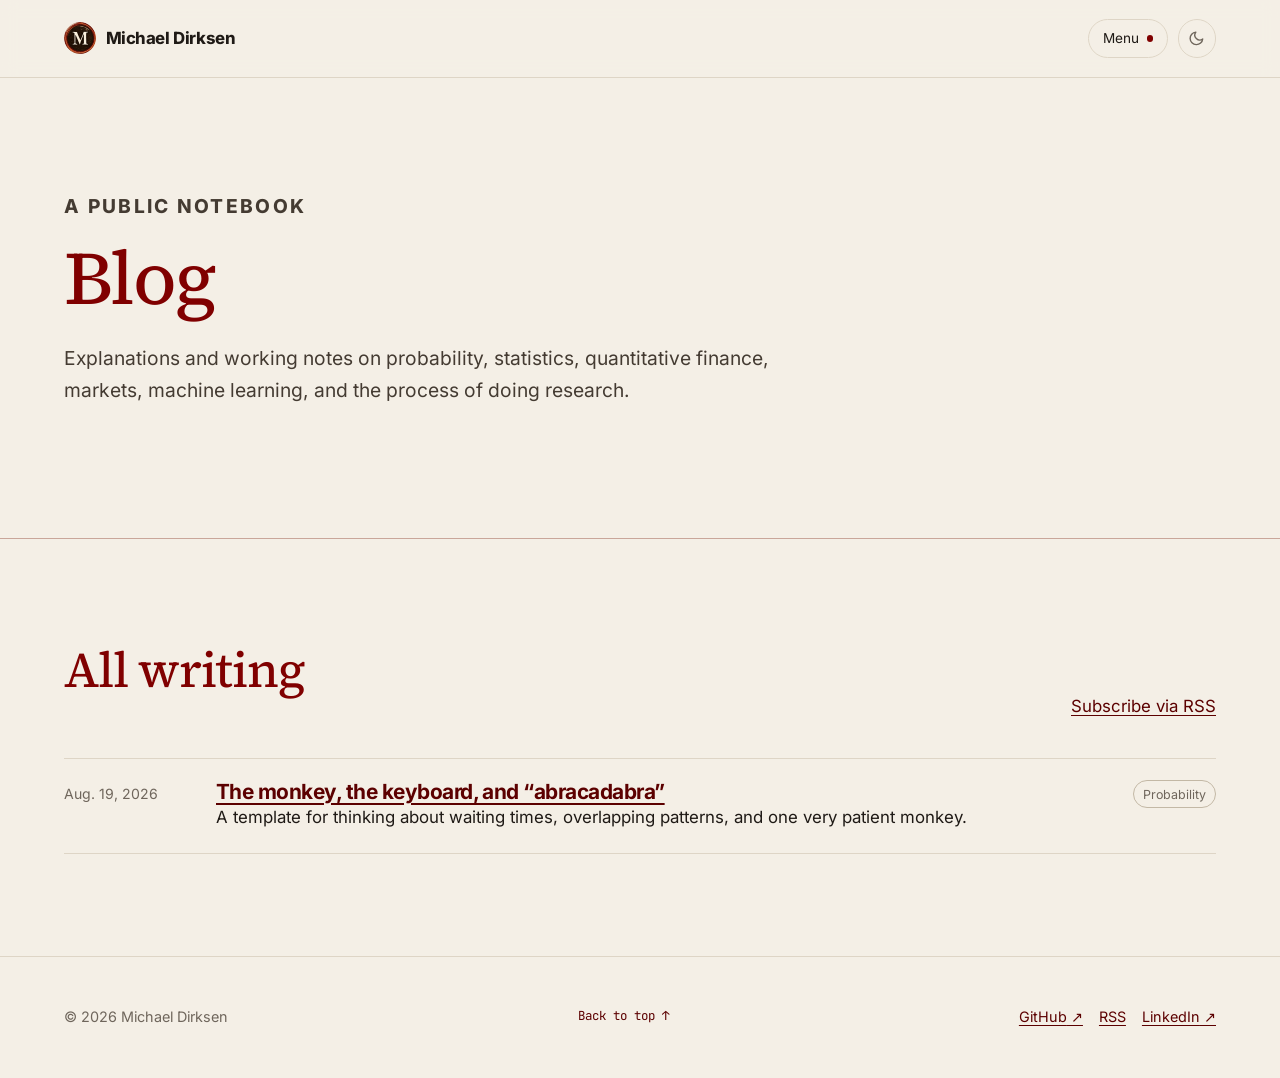
<file: blog/index.html>
<!doctype html><html lang="en"><head><script>var d=document.documentElement;try{var s=localStorage.getItem("theme");d.dataset.theme=s||(matchMedia("(prefers-color-scheme: dark)").matches?"dark":"light")}catch(e){d.dataset.theme="light"}d.classList.add("js")</script><meta charset="utf-8"><meta name="viewport" content="width=device-width,initial-scale=1"><title>Blog — Michael Dirksen</title><meta name="description" content="Technical notes and essays on probability, quantitative finance, markets, and research."><link rel="canonical" href="https://mike-dirksen.github.io/blog/"><link rel="alternate" type="application/rss+xml" href="/rss.xml" title="Michael Dirksen's Blog"><link rel="icon" type="image/png" href="/assets/images/favicon.png"><link rel="stylesheet" href="/assets/css/site.css"></head><body><div class="scroll-progress" aria-hidden="true"></div><canvas class="dot-field" aria-hidden="true"></canvas><div class="cursor-dot" aria-hidden="true"></div><div class="cursor-ring" aria-hidden="true"></div><a class="skip-link" href="#content">Skip to content</a><header class="site-header"><nav class="container nav-wrap" aria-label="Primary"><a class="wordmark" href="/"><img class="wordmark-logo" src="/assets/images/michael-dirksen-logo.png" width="32" height="32" alt="">Michael Dirksen</a><div class="nav-actions"><button class="nav-toggle" aria-expanded="false" aria-controls="nav">Menu</button><ul class="nav-list" id="nav"><li><a href="/">About</a></li><li><a href="/research/">Research</a></li><li><a href="/cv/">CV</a></li><li><a href="/blog/" aria-current="page">Blog</a></li><li><a href="/library/">Library</a></li><li><a href="/games/">Games</a></li></ul><button class="theme-toggle" type="button" data-theme-toggle aria-label="Switch to dark theme"><svg class="icon-sun" viewBox="0 0 24 24" fill="none" stroke="currentColor" stroke-width="2" stroke-linecap="round" aria-hidden="true"><circle cx="12" cy="12" r="4"/><path d="M12 2v2M12 20v2M4.9 4.9l1.4 1.4M17.7 17.7l1.4 1.4M2 12h2M20 12h2M4.9 19.1l1.4-1.4M17.7 6.3l1.4-1.4"/></svg><svg class="icon-moon" viewBox="0 0 24 24" fill="none" stroke="currentColor" stroke-width="2" stroke-linecap="round" stroke-linejoin="round" aria-hidden="true"><path d="M21 12.8A9 9 0 1 1 11.2 3a7 7 0 0 0 9.8 9.8z"/></svg></button></div></nav></header>
<main id="content"><header class="container page-head"><p class="eyebrow">A public notebook</p><h1>Blog</h1><p>Explanations and working notes on probability, statistics, quantitative finance, markets, machine learning, and the process of doing research.</p></header><section class="section"><div class="container"><div class="section-head"><h2>All writing</h2><a href="/rss.xml">Subscribe via RSS</a></div><div class="editorial-list"><article class="editorial-row"><time datetime="2026-08-19">Aug. 19, 2026</time><div><h3><a href="/blog/monkey-keyboard-abracadabra/">The monkey, the keyboard, and “abracadabra”</a></h3><p>A template for thinking about waiting times, overlapping patterns, and one very patient monkey.</p></div><span class="tag">Probability</span></article></div></div></section></main><footer class="site-footer"><div class="container footer-wrap"><span>© 2026 Michael Dirksen</span><a class="back-to-top" href="#content">Back to top ↑</a><div class="footer-links"><a href="https://github.com/Mike-Dirksen">GitHub</a><a href="/rss.xml">RSS</a><a href="https://www.linkedin.com/in/mike-dirksen/">LinkedIn</a></div></div></footer><script src="/assets/js/site.js" defer></script></body></html>
</file>
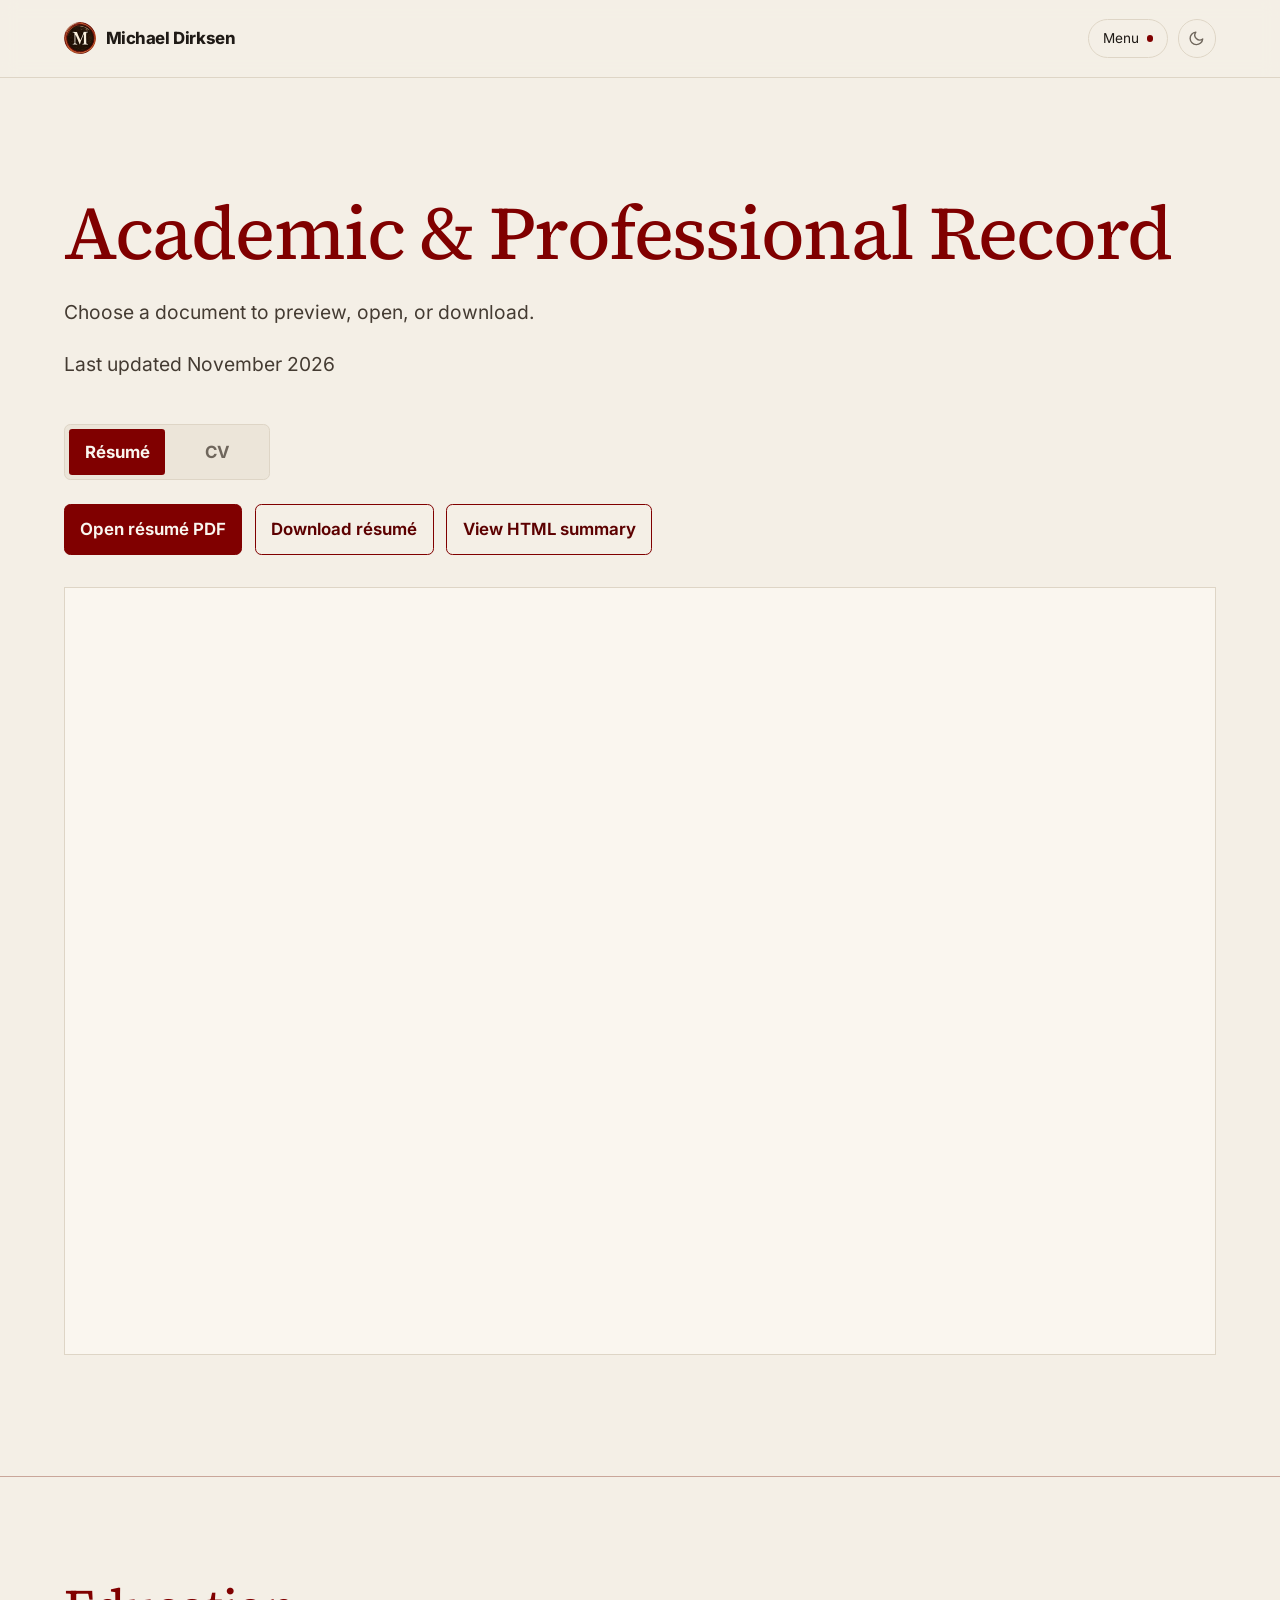
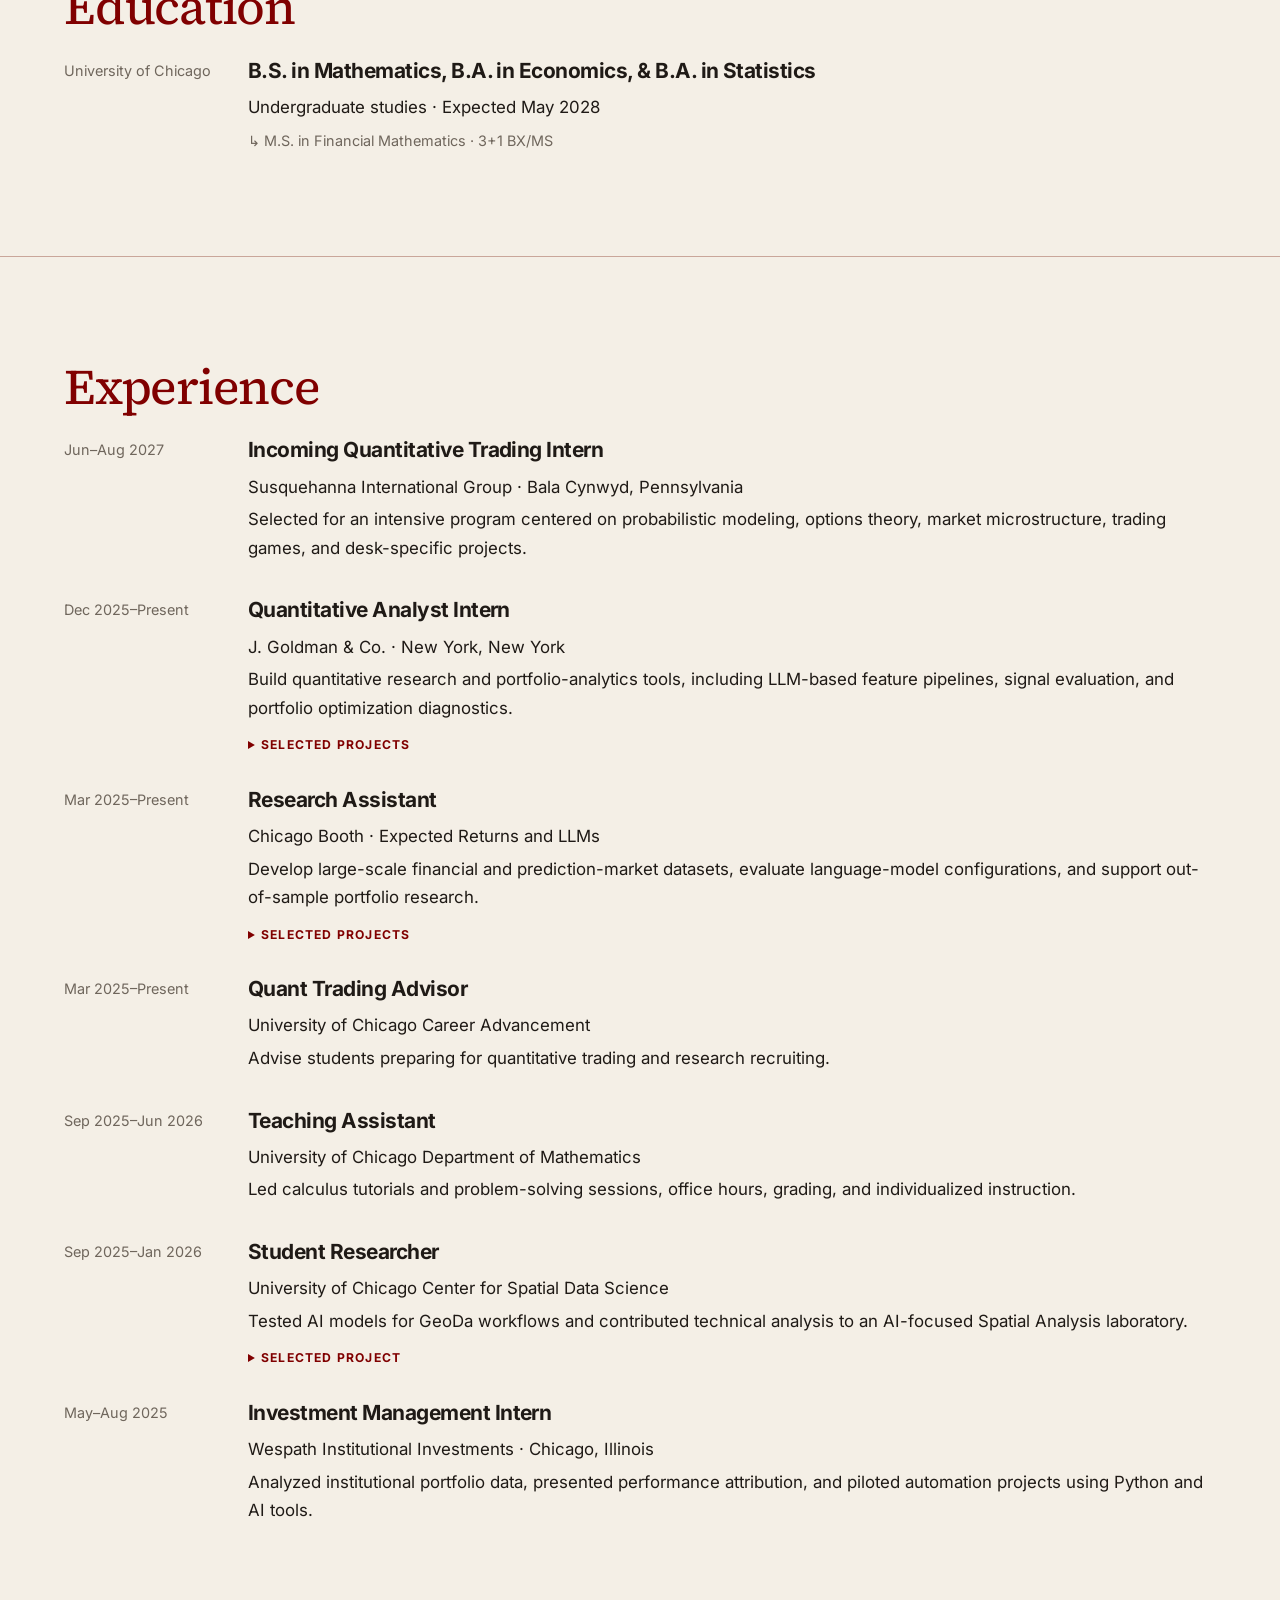
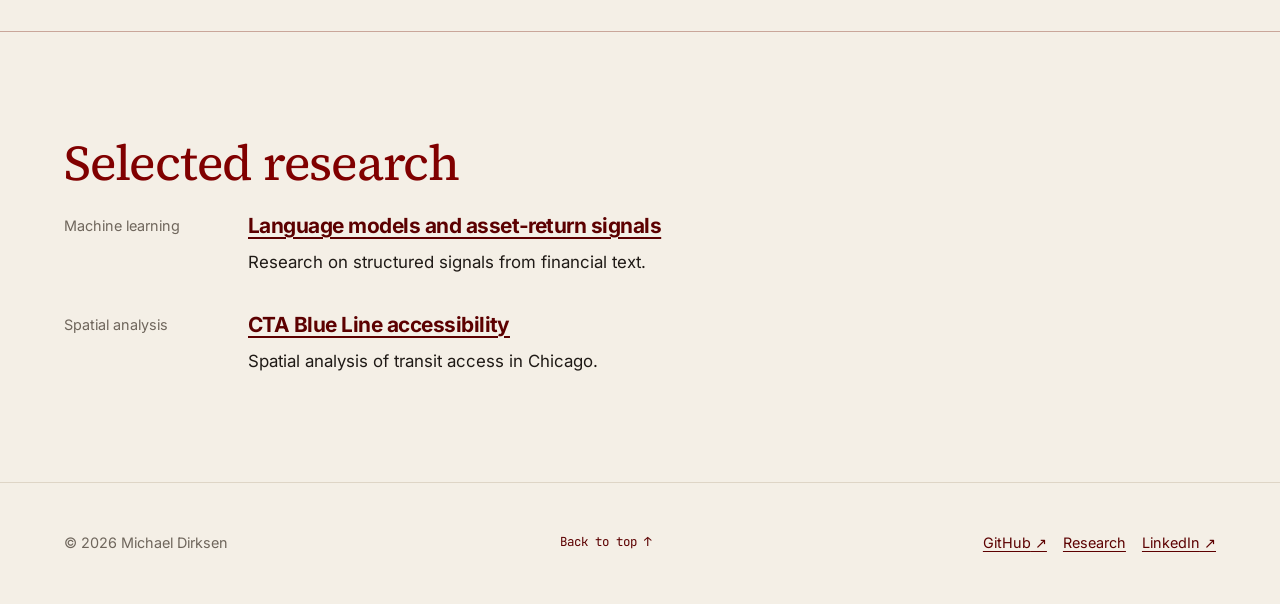
<file: cv/index.html>
<!doctype html><html lang="en"><head><script>var d=document.documentElement;try{var s=localStorage.getItem("theme");d.dataset.theme=s||(matchMedia("(prefers-color-scheme: dark)").matches?"dark":"light")}catch(e){d.dataset.theme="light"}d.classList.add("js")</script><meta charset="utf-8"><meta name="viewport" content="width=device-width,initial-scale=1"><title>CV — Michael Dirksen</title><meta name="description" content="Education, research, and experience for Michael Dirksen."><link rel="canonical" href="https://mike-dirksen.github.io/cv/"><link rel="icon" type="image/png" href="/assets/images/favicon.png"><link rel="stylesheet" href="/assets/css/site.css"></head><body><div class="scroll-progress" aria-hidden="true"></div><canvas class="dot-field" aria-hidden="true"></canvas><div class="cursor-dot" aria-hidden="true"></div><div class="cursor-ring" aria-hidden="true"></div><a class="skip-link" href="#content">Skip to content</a><header class="site-header"><nav class="container nav-wrap" aria-label="Primary"><a class="wordmark" href="/"><img class="wordmark-logo" src="/assets/images/michael-dirksen-logo.png" width="32" height="32" alt="">Michael Dirksen</a><div class="nav-actions"><button class="nav-toggle" aria-expanded="false" aria-controls="nav">Menu</button><ul class="nav-list" id="nav"><li><a href="/">About</a></li><li><a href="/research/">Research</a></li><li><a href="/cv/" aria-current="page">CV</a></li><li><a href="/blog/">Blog</a></li><li><a href="/library/">Library</a></li><li><a href="/games/">Games</a></li></ul><button class="theme-toggle" type="button" data-theme-toggle aria-label="Switch to dark theme"><svg class="icon-sun" viewBox="0 0 24 24" fill="none" stroke="currentColor" stroke-width="2" stroke-linecap="round" aria-hidden="true"><circle cx="12" cy="12" r="4"/><path d="M12 2v2M12 20v2M4.9 4.9l1.4 1.4M17.7 17.7l1.4 1.4M2 12h2M20 12h2M4.9 19.1l1.4-1.4M17.7 6.3l1.4-1.4"/></svg><svg class="icon-moon" viewBox="0 0 24 24" fill="none" stroke="currentColor" stroke-width="2" stroke-linecap="round" stroke-linejoin="round" aria-hidden="true"><path d="M21 12.8A9 9 0 1 1 11.2 3a7 7 0 0 0 9.8 9.8z"/></svg></button></div></nav></header>
<main id="content"><header class="container page-head"><h1>Academic &amp; Professional Record</h1><p>Choose a document to preview, open, or download.</p><p class="meta">Last updated November 2026</p><div class="document-toggle" role="group" aria-label="Choose document"><button type="button" class="document-toggle-button" data-document-choice="resume" aria-pressed="true">Résumé</button><button type="button" class="document-toggle-button" data-document-choice="cv" aria-pressed="false">CV</button></div><div class="cv-actions"><a class="button" data-document-open href="/assets/cv/Michael-Dirksen-Resume.pdf">Open résumé PDF</a><a class="button secondary" data-document-download href="/assets/cv/Michael-Dirksen-Resume.pdf" download="Michael-Dirksen-Resume.pdf">Download résumé</a><a class="button secondary" href="#experience">View HTML summary</a></div><iframe class="pdf-frame" data-document-preview src="/assets/cv/Michael-Dirksen-Resume.pdf" title="Michael Dirksen résumé PDF"></iframe></header>
<section class="section"><div class="container"><h2>Education</h2><div class="timeline"><article class="timeline-item"><div class="meta">University of Chicago</div><div><h3>B.S. in Mathematics, B.A. in Economics, &amp; B.A. in Statistics</h3><p>Undergraduate studies · Expected May 2028</p><small>↳ M.S. in Financial Mathematics · 3+1 BX/MS</small></div></article></div></div></section>
<section class="section" id="experience"><div class="container"><h2>Experience</h2><div class="timeline"><article class="timeline-item"><div class="meta">Jun–Aug 2027</div><div><h3>Incoming Quantitative Trading Intern</h3><p>Susquehanna International Group · Bala Cynwyd, Pennsylvania</p><p>Selected for an intensive program centered on probabilistic modeling, options theory, market microstructure, trading games, and desk-specific projects.</p></div></article><article class="timeline-item"><div class="meta">Dec 2025–Present</div><div><h3>Quantitative Analyst Intern</h3><p>J. Goldman &amp; Co. · New York, New York</p><p>Build quantitative research and portfolio-analytics tools, including LLM-based feature pipelines, signal evaluation, and portfolio optimization diagnostics.</p><details class="projects"><summary>Selected projects</summary><ul><li>LLM embedding pipeline clustering 60,000+ internal reports into 12 features for idea-performance attribution</li><li>Diagnosed multicollinearity between two MVO factors; used PCA shrinkage to cut ETF hedge churn by 5% in backtests</li><li>PM analytics tooling covering ~100K positions, surfacing style patterns and trade-process caveats across 40+ PMs</li></ul></details></div></article><article class="timeline-item"><div class="meta">Mar 2025–Present</div><div><h3>Research Assistant</h3><p>Chicago Booth · Expected Returns and LLMs</p><p>Develop large-scale financial and prediction-market datasets, evaluate language-model configurations, and support out-of-sample portfolio research.</p><details class="projects"><summary>Selected projects</summary><ul><li>Python scraper across 3 prediction-market APIs, pulling &gt;1M market contracts from the last 5 years</li><li>Tested 100+ LLM prompt and parameter settings on Midway, plotting 3-D surfaces of model prediction sensitivity</li><li>Midway batch jobs over WRDS reports from 15 banks; parsed 250+ batches for out-of-sample portfolio backtesting</li></ul></details></div></article><article class="timeline-item"><div class="meta">Mar 2025–Present</div><div><h3>Quant Trading Advisor</h3><p>University of Chicago Career Advancement</p><p>Advise students preparing for quantitative trading and research recruiting.</p></div></article><article class="timeline-item"><div class="meta">Sep 2025–Jun 2026</div><div><h3>Teaching Assistant</h3><p>University of Chicago Department of Mathematics</p><p>Led calculus tutorials and problem-solving sessions, office hours, grading, and individualized instruction.</p></div></article><article class="timeline-item"><div class="meta">Sep 2025–Jan 2026</div><div><h3>Student Researcher</h3><p>University of Chicago Center for Spatial Data Science</p><p>Tested AI models for GeoDa workflows and contributed technical analysis to an AI-focused Spatial Analysis laboratory.</p><details class="projects"><summary>Selected project</summary><ul><li><a href="/research/blue-line-accessibility/">CTA Blue Line accessibility</a> — spatial analysis of transit access across Chicago</li></ul></details></div></article><article class="timeline-item"><div class="meta">May–Aug 2025</div><div><h3>Investment Management Intern</h3><p>Wespath Institutional Investments · Chicago, Illinois</p><p>Analyzed institutional portfolio data, presented performance attribution, and piloted automation projects using Python and AI tools.</p></div></article></div></div></section>
<section class="section"><div class="container"><h2>Selected research</h2><div class="timeline"><article class="timeline-item"><div class="meta">Machine learning</div><div><h3><a href="/research/llm-asset-returns/">Language models and asset-return signals</a></h3><p>Research on structured signals from financial text.</p></div></article><article class="timeline-item"><div class="meta">Spatial analysis</div><div><h3><a href="/research/blue-line-accessibility/">CTA Blue Line accessibility</a></h3><p>Spatial analysis of transit access in Chicago.</p></div></article></div></div></section></main><footer class="site-footer"><div class="container footer-wrap"><span>© 2026 Michael Dirksen</span><a class="back-to-top" href="#content">Back to top ↑</a><div class="footer-links"><a href="https://github.com/Mike-Dirksen">GitHub</a><a href="/research/">Research</a><a href="https://www.linkedin.com/in/mike-dirksen/">LinkedIn</a></div></div></footer><script src="/assets/js/site.js" defer></script></body></html>
</file>
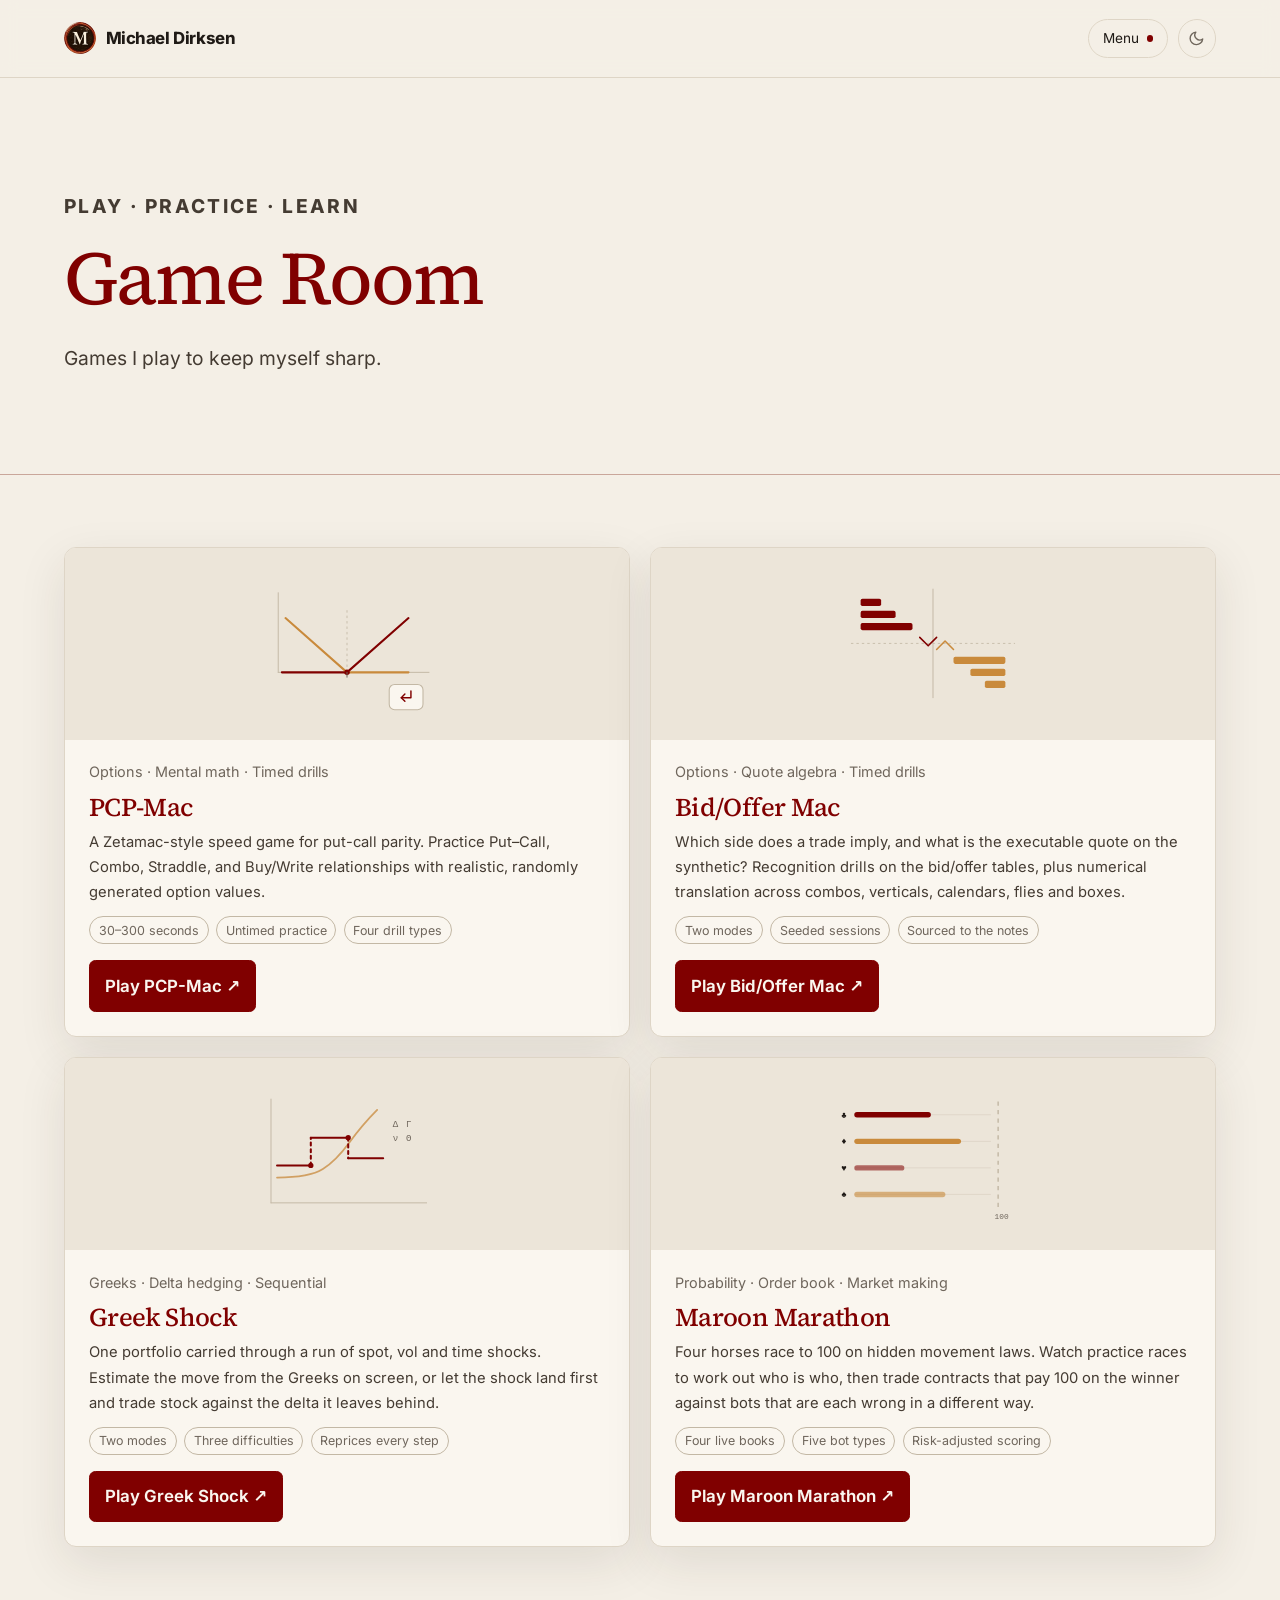
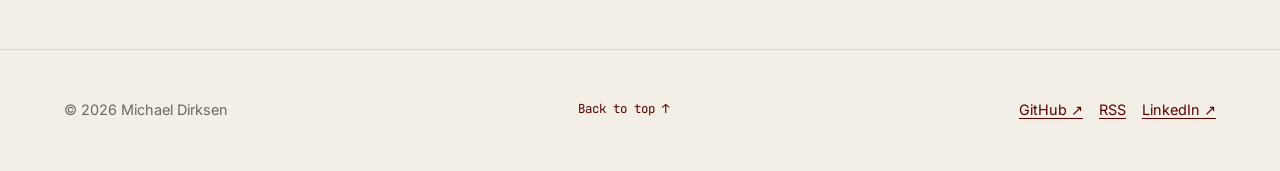
<file: games/index.html>
<!doctype html>
<html lang="en">
<head><script>var d=document.documentElement;try{var s=localStorage.getItem("theme");d.dataset.theme=s||(matchMedia("(prefers-color-scheme: dark)").matches?"dark":"light")}catch(e){d.dataset.theme="light"}d.classList.add("js")</script>
  <meta charset="utf-8"><meta name="viewport" content="width=device-width,initial-scale=1">
  <title>Game Room — Michael Dirksen</title>
  <meta name="description" content="Interactive games and mathematical drills built by Michael Dirksen.">
  <link rel="canonical" href="https://mike-dirksen.github.io/games/"><link rel="icon" type="image/png" href="/assets/images/favicon.png"><link rel="stylesheet" href="/assets/css/site.css">
  <meta property="og:title" content="Game Room — Michael Dirksen"><meta property="og:description" content="Interactive games for building mathematical intuition."><meta property="og:type" content="website"><meta property="og:url" content="https://mike-dirksen.github.io/games/"><meta property="og:image" content="https://mike-dirksen.github.io/assets/images/pcp-mac-card.png">
</head>
<body><div class="scroll-progress" aria-hidden="true"></div><canvas class="dot-field" aria-hidden="true"></canvas><div class="cursor-dot" aria-hidden="true"></div><div class="cursor-ring" aria-hidden="true"></div>
<a class="skip-link" href="#content">Skip to content</a>
<header class="site-header"><nav class="container nav-wrap" aria-label="Primary"><a class="wordmark" href="/"><img class="wordmark-logo" src="/assets/images/michael-dirksen-logo.png" width="32" height="32" alt="">Michael Dirksen</a><div class="nav-actions"><button class="nav-toggle" aria-expanded="false" aria-controls="nav">Menu</button><ul class="nav-list" id="nav"><li><a href="/">About</a></li><li><a href="/research/">Research</a></li><li><a href="/cv/">CV</a></li><li><a href="/blog/">Blog</a></li><li><a href="/library/">Library</a></li><li><a href="/games/" aria-current="page">Games</a></li></ul><button class="theme-toggle" type="button" data-theme-toggle aria-label="Switch to dark theme"><svg class="icon-sun" viewBox="0 0 24 24" fill="none" stroke="currentColor" stroke-width="2" stroke-linecap="round" aria-hidden="true"><circle cx="12" cy="12" r="4"/><path d="M12 2v2M12 20v2M4.9 4.9l1.4 1.4M17.7 17.7l1.4 1.4M2 12h2M20 12h2M4.9 19.1l1.4-1.4M17.7 6.3l1.4-1.4"/></svg><svg class="icon-moon" viewBox="0 0 24 24" fill="none" stroke="currentColor" stroke-width="2" stroke-linecap="round" stroke-linejoin="round" aria-hidden="true"><path d="M21 12.8A9 9 0 1 1 11.2 3a7 7 0 0 0 9.8 9.8z"/></svg></button></div></nav></header>
<main id="content">
  <header class="container page-head game-room-head"><p class="eyebrow">Play · Practice · Learn</p><h1>Game Room</h1><p>Games I play to keep myself sharp.</p></header>
  <section class="section game-shelf"><div class="container">
    <article class="game-card">
      <a class="game-card-art" href="https://mike-dirksen.github.io/PCP-Mac/" target="_blank" rel="noopener noreferrer" aria-label="Open PCP-Mac in a new tab"><svg viewBox="0 0 320 260" role="img" aria-label="Call and put payoff lines meeting at the strike price, beside a keyboard return key"><g fill="none" style="stroke:var(--line-strong)" stroke-width="1.6" stroke-linecap="round"><path d="M46 178H296"/><path d="M46 178V46"/></g><path d="M160 178V70" fill="none" style="stroke:var(--line-strong)" stroke-width="1.4" stroke-dasharray="4 5"/><path d="M52 178H160l102-90" fill="none" style="stroke:var(--accent)" stroke-width="3.4" stroke-linecap="round" stroke-linejoin="round"/><path d="M58 88l102 90h102" fill="none" style="stroke:var(--warm)" stroke-width="3.4" stroke-linecap="round" stroke-linejoin="round"/><circle cx="160" cy="178" r="4.6" style="fill:var(--accent)"/><path d="M160 178v8" fill="none" style="stroke:var(--muted)" stroke-width="1.6" stroke-linecap="round"/><rect x="230" y="198" width="56" height="42" rx="9" style="fill:var(--elevated);stroke:var(--line-strong)" stroke-width="1.8"/><g fill="none" style="stroke:var(--accent)" stroke-width="2.4" stroke-linecap="round" stroke-linejoin="round"><path d="M266 209V220H250"/><path d="M256 214l-6 6 6 6"/></g></svg></a>
      <div class="game-card-copy"><p class="meta">Options · Mental math · Timed drills</p><h3>PCP-Mac</h3><p>A Zetamac-style speed game for put-call parity. Practice Put–Call, Combo, Straddle, and Buy/Write relationships with realistic, randomly generated option values.</p><ul class="tags"><li class="tag">30–300 seconds</li><li class="tag">Untimed practice</li><li class="tag">Four drill types</li></ul><a class="button game-launch" href="https://mike-dirksen.github.io/PCP-Mac/" target="_blank" rel="noopener noreferrer">Play PCP-Mac <span aria-hidden="true">↗</span></a></div>
    </article>
    <article class="game-card">
      <a class="game-card-art" href="https://mike-dirksen.github.io/game-room/#/bid-offer-mac" target="_blank" rel="noopener noreferrer" aria-label="Open Bid/Offer Mac in a new tab"><svg viewBox="0 0 320 260" role="img" aria-label="A two-sided market ladder with bid and offer levels either side of a mid line"><path d="M24 130H296" fill="none" style="stroke:var(--line-strong)" stroke-width="1.4" stroke-dasharray="4 5"/><g style="fill:var(--accent)"><rect x="40" y="96" width="86" height="12" rx="3"/><rect x="40" y="76" width="58" height="12" rx="3"/><rect x="40" y="56" width="34" height="12" rx="3"/></g><g style="fill:var(--warm)"><rect x="194" y="152" width="86" height="12" rx="3"/><rect x="222" y="172" width="58" height="12" rx="3"/><rect x="246" y="192" width="34" height="12" rx="3"/></g><g fill="none" style="stroke:var(--line-strong)" stroke-width="1.6" stroke-linecap="round"><path d="M160 40V220"/></g><g fill="none" style="stroke:var(--accent)" stroke-width="2.6" stroke-linecap="round" stroke-linejoin="round"><path d="M138 120l14 14 14-14"/></g><g fill="none" style="stroke:var(--warm)" stroke-width="2.6" stroke-linecap="round" stroke-linejoin="round"><path d="M166 140l14-14 14 14"/></g></svg></a>
      <div class="game-card-copy"><p class="meta">Options · Quote algebra · Timed drills</p><h3>Bid/Offer Mac</h3><p>Which side does a trade imply, and what is the executable quote on the synthetic? Recognition drills on the bid/offer tables, plus numerical translation across combos, verticals, calendars, flies and boxes.</p><ul class="tags"><li class="tag">Two modes</li><li class="tag">Seeded sessions</li><li class="tag">Sourced to the notes</li></ul><a class="button game-launch" href="https://mike-dirksen.github.io/game-room/#/bid-offer-mac" target="_blank" rel="noopener noreferrer">Play Bid/Offer Mac <span aria-hidden="true">↗</span></a></div>
    </article>
    <article class="game-card">
      <a class="game-card-art" href="https://mike-dirksen.github.io/game-room/#/greek-shock" target="_blank" rel="noopener noreferrer" aria-label="Open Greek Shock in a new tab"><svg viewBox="0 0 320 260" role="img" aria-label="A spot path jumping to a new level, over a curved option payoff"><g fill="none" style="stroke:var(--line-strong)" stroke-width="1.6" stroke-linecap="round"><path d="M34 212H292"/><path d="M34 212V40"/></g><path d="M44 170q54 0 76-14t44-44 46-54" fill="none" style="stroke:var(--warm)" stroke-width="3" stroke-linecap="round" opacity=".75"/><path d="M44 150h56" fill="none" style="stroke:var(--accent)" stroke-width="3.4" stroke-linecap="round"/><path d="M100 150v-46" fill="none" style="stroke:var(--accent)" stroke-width="3.4" stroke-dasharray="5 6" stroke-linecap="round"/><path d="M100 104h62" fill="none" style="stroke:var(--accent)" stroke-width="3.4" stroke-linecap="round"/><path d="M162 104v34" fill="none" style="stroke:var(--accent)" stroke-width="3.4" stroke-dasharray="5 6" stroke-linecap="round"/><path d="M162 138h58" fill="none" style="stroke:var(--accent)" stroke-width="3.4" stroke-linecap="round"/><circle cx="100" cy="150" r="4.4" style="fill:var(--accent)"/><circle cx="162" cy="104" r="4.4" style="fill:var(--accent)"/><g style="fill:var(--muted)" font-family="monospace" font-size="15"><text x="236" y="86">Δ</text><text x="258" y="86">Γ</text><text x="236" y="110">ν</text><text x="258" y="110">Θ</text></g></svg></a>
      <div class="game-card-copy"><p class="meta">Greeks · Delta hedging · Sequential</p><h3>Greek Shock</h3><p>One portfolio carried through a run of spot, vol and time shocks. Estimate the move from the Greeks on screen, or let the shock land first and trade stock against the delta it leaves behind.</p><ul class="tags"><li class="tag">Two modes</li><li class="tag">Three difficulties</li><li class="tag">Reprices every step</li></ul><a class="button game-launch" href="https://mike-dirksen.github.io/game-room/#/greek-shock" target="_blank" rel="noopener noreferrer">Play Greek Shock <span aria-hidden="true">↗</span></a></div>
    </article>
    <article class="game-card">
      <a class="game-card-art" href="https://mike-dirksen.github.io/game-room/#/maroon-marathon" target="_blank" rel="noopener noreferrer" aria-label="Open Maroon Marathon in a new tab"><svg viewBox="0 0 320 260" role="img" aria-label="Four race lanes of differing progress beside a finish line"><g style="stroke:var(--line)" stroke-width="1.4"><path d="M30 66h226"/><path d="M30 110h226"/><path d="M30 154h226"/><path d="M30 198h226"/></g><g stroke-linecap="round" stroke-width="9"><path d="M34 66h118" style="stroke:var(--accent)"/><path d="M34 110h168" style="stroke:var(--warm)"/><path d="M34 154h74" style="stroke:var(--accent)" opacity=".55"/><path d="M34 198h142" style="stroke:var(--warm)" opacity=".6"/></g><path d="M268 44V220" fill="none" style="stroke:var(--line-strong)" stroke-width="2.4" stroke-dasharray="7 7"/><g style="fill:var(--muted)" font-family="monospace" font-size="13"><text x="262" y="238">100</text></g><g style="fill:var(--ink)" font-family="monospace" font-size="15"><text x="8" y="71">♣</text><text x="8" y="115">♦</text><text x="8" y="159">♥</text><text x="8" y="203">♠</text></g></svg></a>
      <div class="game-card-copy"><p class="meta">Probability · Order book · Market making</p><h3>Maroon Marathon</h3><p>Four horses race to 100 on hidden movement laws. Watch practice races to work out who is who, then trade contracts that pay 100 on the winner against bots that are each wrong in a different way.</p><ul class="tags"><li class="tag">Four live books</li><li class="tag">Five bot types</li><li class="tag">Risk-adjusted scoring</li></ul><a class="button game-launch" href="https://mike-dirksen.github.io/game-room/#/maroon-marathon" target="_blank" rel="noopener noreferrer">Play Maroon Marathon <span aria-hidden="true">↗</span></a></div>
    </article>
  </div></section>
</main>
<footer class="site-footer"><div class="container footer-wrap"><span>© 2026 Michael Dirksen</span><a class="back-to-top" href="#content">Back to top ↑</a><div class="footer-links"><a href="https://github.com/Mike-Dirksen">GitHub</a><a href="/rss.xml">RSS</a><a href="https://www.linkedin.com/in/mike-dirksen/">LinkedIn</a></div></div></footer><script src="/assets/js/site.js" defer></script>
</body></html>
</file>
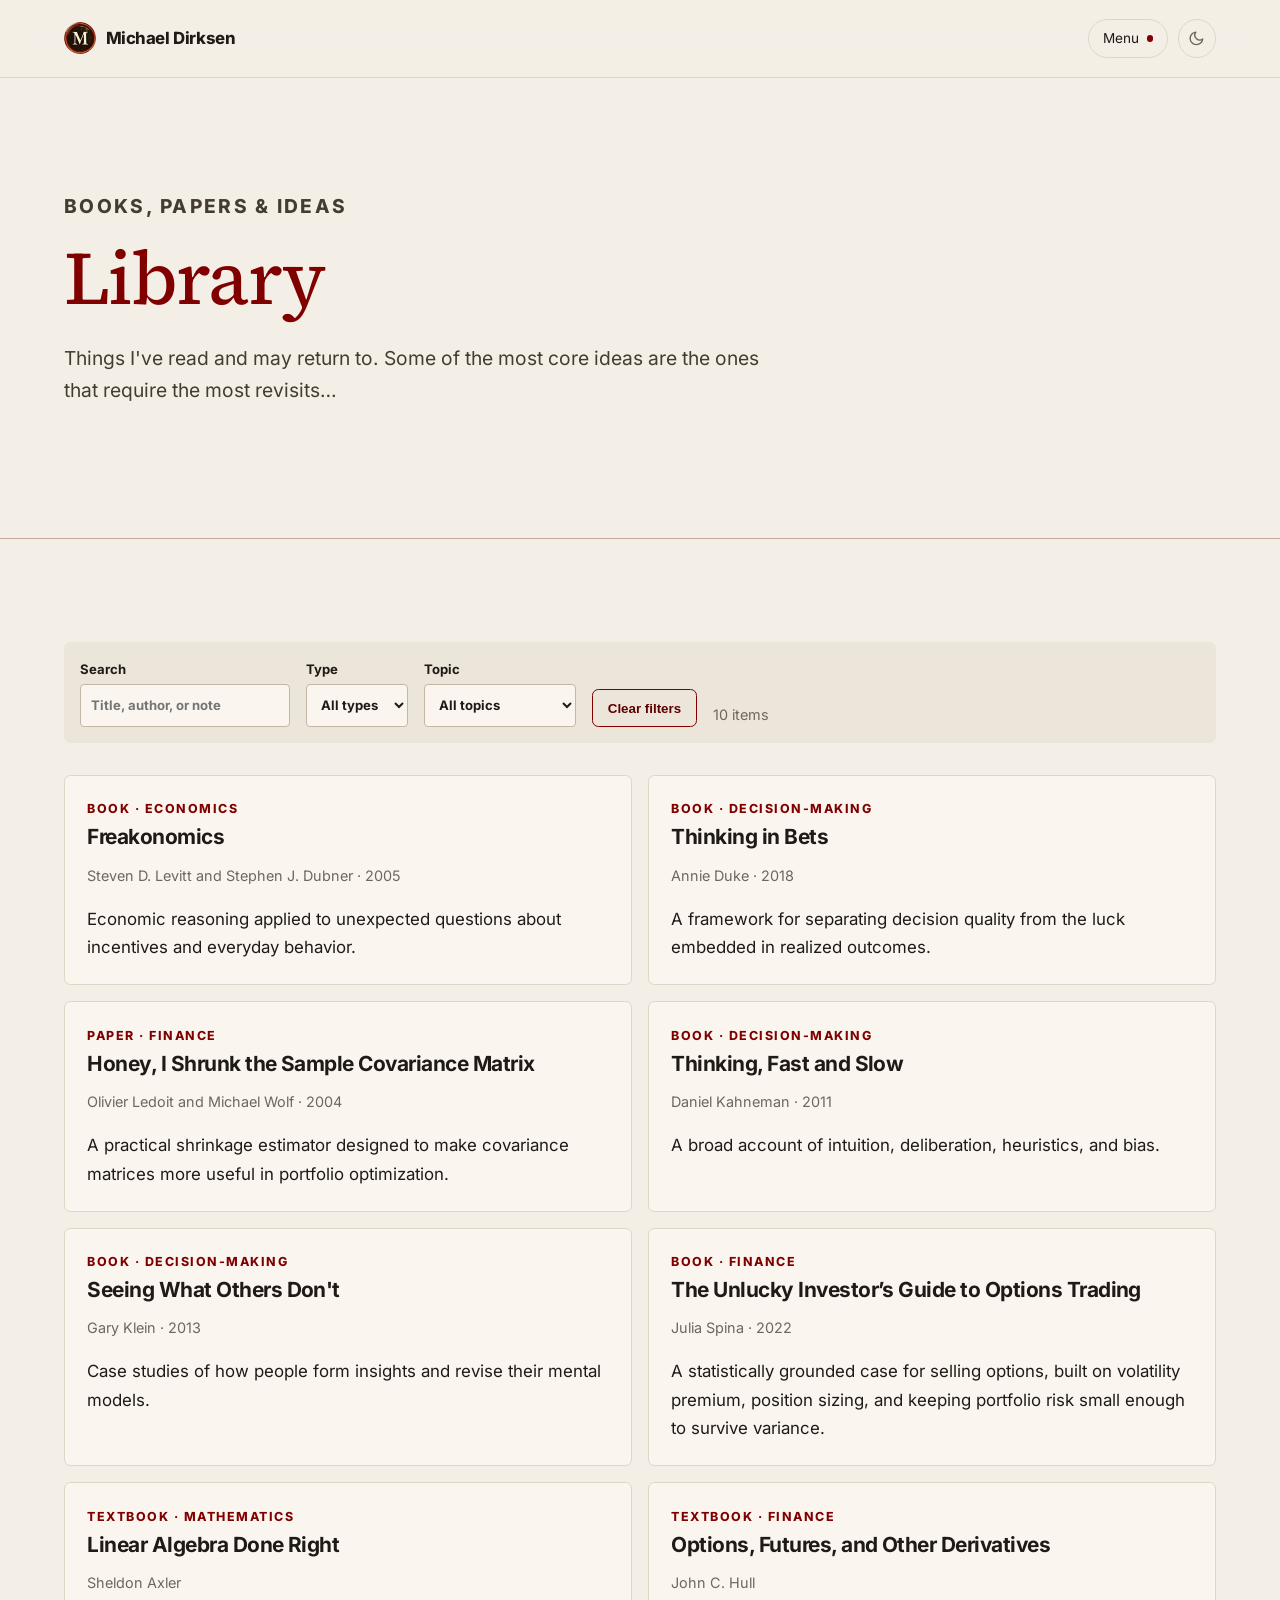
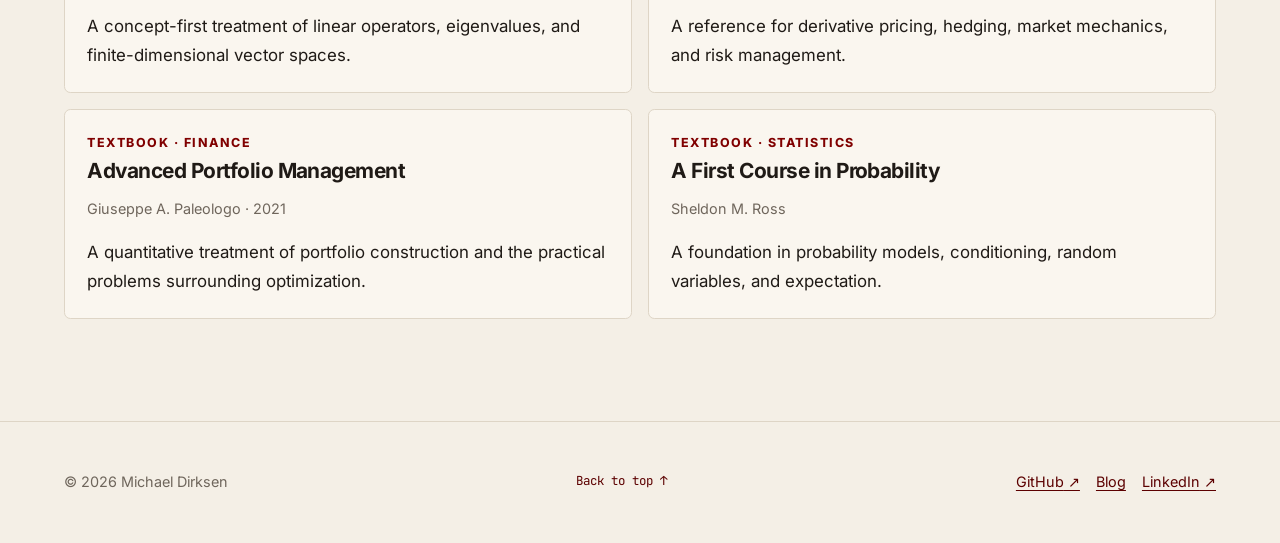
<file: library/index.html>
<!doctype html><html lang="en"><head><script>var d=document.documentElement;try{var s=localStorage.getItem("theme");d.dataset.theme=s||(matchMedia("(prefers-color-scheme: dark)").matches?"dark":"light")}catch(e){d.dataset.theme="light"}d.classList.add("js")</script><meta charset="utf-8"><meta name="viewport" content="width=device-width,initial-scale=1"><title>Library — Michael Dirksen</title><meta name="description" content="Books and papers Michael Dirksen has read and wants to revisit."><link rel="canonical" href="https://mike-dirksen.github.io/library/"><link rel="icon" type="image/png" href="/assets/images/favicon.png"><link rel="stylesheet" href="/assets/css/site.css"></head><body><div class="scroll-progress" aria-hidden="true"></div><canvas class="dot-field" aria-hidden="true"></canvas><div class="cursor-dot" aria-hidden="true"></div><div class="cursor-ring" aria-hidden="true"></div><a class="skip-link" href="#content">Skip to content</a><header class="site-header"><nav class="container nav-wrap" aria-label="Primary"><a class="wordmark" href="/"><img class="wordmark-logo" src="/assets/images/michael-dirksen-logo.png" width="32" height="32" alt="">Michael Dirksen</a><div class="nav-actions"><button class="nav-toggle" aria-expanded="false" aria-controls="nav">Menu</button><ul class="nav-list" id="nav"><li><a href="/">About</a></li><li><a href="/research/">Research</a></li><li><a href="/cv/">CV</a></li><li><a href="/blog/">Blog</a></li><li><a href="/library/" aria-current="page">Library</a></li><li><a href="/games/">Games</a></li></ul><button class="theme-toggle" type="button" data-theme-toggle aria-label="Switch to dark theme"><svg class="icon-sun" viewBox="0 0 24 24" fill="none" stroke="currentColor" stroke-width="2" stroke-linecap="round" aria-hidden="true"><circle cx="12" cy="12" r="4"/><path d="M12 2v2M12 20v2M4.9 4.9l1.4 1.4M17.7 17.7l1.4 1.4M2 12h2M20 12h2M4.9 19.1l1.4-1.4M17.7 6.3l1.4-1.4"/></svg><svg class="icon-moon" viewBox="0 0 24 24" fill="none" stroke="currentColor" stroke-width="2" stroke-linecap="round" stroke-linejoin="round" aria-hidden="true"><path d="M21 12.8A9 9 0 1 1 11.2 3a7 7 0 0 0 9.8 9.8z"/></svg></button></div></nav></header>
<main id="content"><header class="container page-head"><p class="eyebrow">Books, papers & ideas</p><h1>Library</h1><p>Things I've read and may return to. Some of the most core ideas are the ones that require the most revisits…</p></header><section class="section"><div class="container"><form class="filter-bar" data-library-filters><label>Search<input name="query" type="search" placeholder="Title, author, or note"></label><label>Type<select name="type"><option value="">All types</option><option>Book</option><option>Textbook</option><option>Paper</option></select></label><label>Topic<select name="topic"><option value="">All topics</option><option>Finance</option><option>Mathematics</option><option>Statistics</option><option>Decision-making</option><option>Economics</option></select></label><button class="button secondary" type="button">Clear filters</button><span class="meta" data-result-count aria-live="polite"></span></form>
<div class="library-grid">
<article class="library-item" data-library-item data-type="Book" data-topics="Economics"><p class="eyebrow">Book · Economics</p><h3>Freakonomics</h3><p class="meta">Steven D. Levitt and Stephen J. Dubner · 2005</p><p>Economic reasoning applied to unexpected questions about incentives and everyday behavior.</p></article>
<article class="library-item" data-library-item data-type="Book" data-topics="Decision-making"><p class="eyebrow">Book · Decision-making</p><h3>Thinking in Bets</h3><p class="meta">Annie Duke · 2018</p><p>A framework for separating decision quality from the luck embedded in realized outcomes.</p></article>
<article class="library-item" data-library-item data-type="Paper" data-topics="Finance Statistics"><p class="eyebrow">Paper · Finance</p><h3>Honey, I Shrunk the Sample Covariance Matrix</h3><p class="meta">Olivier Ledoit and Michael Wolf · 2004</p><p>A practical shrinkage estimator designed to make covariance matrices more useful in portfolio optimization.</p></article>
<article class="library-item" data-library-item data-type="Book" data-topics="Decision-making"><p class="eyebrow">Book · Decision-making</p><h3>Thinking, Fast and Slow</h3><p class="meta">Daniel Kahneman · 2011</p><p>A broad account of intuition, deliberation, heuristics, and bias.</p></article>
<article class="library-item" data-library-item data-type="Book" data-topics="Decision-making"><p class="eyebrow">Book · Decision-making</p><h3>Seeing What Others Don't</h3><p class="meta">Gary Klein · 2013</p><p>Case studies of how people form insights and revise their mental models.</p></article><article class="library-item" data-library-item data-type="Book" data-topics="Finance"><p class="eyebrow">Book · Finance</p><h3>The Unlucky Investor’s Guide to Options Trading</h3><p class="meta">Julia Spina · 2022</p><p>A statistically grounded case for selling options, built on volatility premium, position sizing, and keeping portfolio risk small enough to survive variance.</p></article>
<article class="library-item" data-library-item data-type="Textbook" data-topics="Mathematics"><p class="eyebrow">Textbook · Mathematics</p><h3>Linear Algebra Done Right</h3><p class="meta">Sheldon Axler</p><p>A concept-first treatment of linear operators, eigenvalues, and finite-dimensional vector spaces.</p></article>
<article class="library-item" data-library-item data-type="Textbook" data-topics="Finance"><p class="eyebrow">Textbook · Finance</p><h3>Options, Futures, and Other Derivatives</h3><p class="meta">John C. Hull</p><p>A reference for derivative pricing, hedging, market mechanics, and risk management.</p></article>
<article class="library-item" data-library-item data-type="Textbook" data-topics="Finance"><p class="eyebrow">Textbook · Finance</p><h3>Advanced Portfolio Management</h3><p class="meta">Giuseppe A. Paleologo · 2021</p><p>A quantitative treatment of portfolio construction and the practical problems surrounding optimization.</p></article>
<article class="library-item" data-library-item data-type="Textbook" data-topics="Statistics"><p class="eyebrow">Textbook · Statistics</p><h3>A First Course in Probability</h3><p class="meta">Sheldon M. Ross</p><p>A foundation in probability models, conditioning, random variables, and expectation.</p></article>
</div><div class="empty-state"><h3>No items match</h3><p>Try a broader search or clear the filters.</p></div></div></section></main><footer class="site-footer"><div class="container footer-wrap"><span>© 2026 Michael Dirksen</span><a class="back-to-top" href="#content">Back to top ↑</a><div class="footer-links"><a href="https://github.com/Mike-Dirksen">GitHub</a><a href="/blog/">Blog</a><a href="https://www.linkedin.com/in/mike-dirksen/">LinkedIn</a></div></div></footer><script src="/assets/js/site.js" defer></script></body></html>
</file>
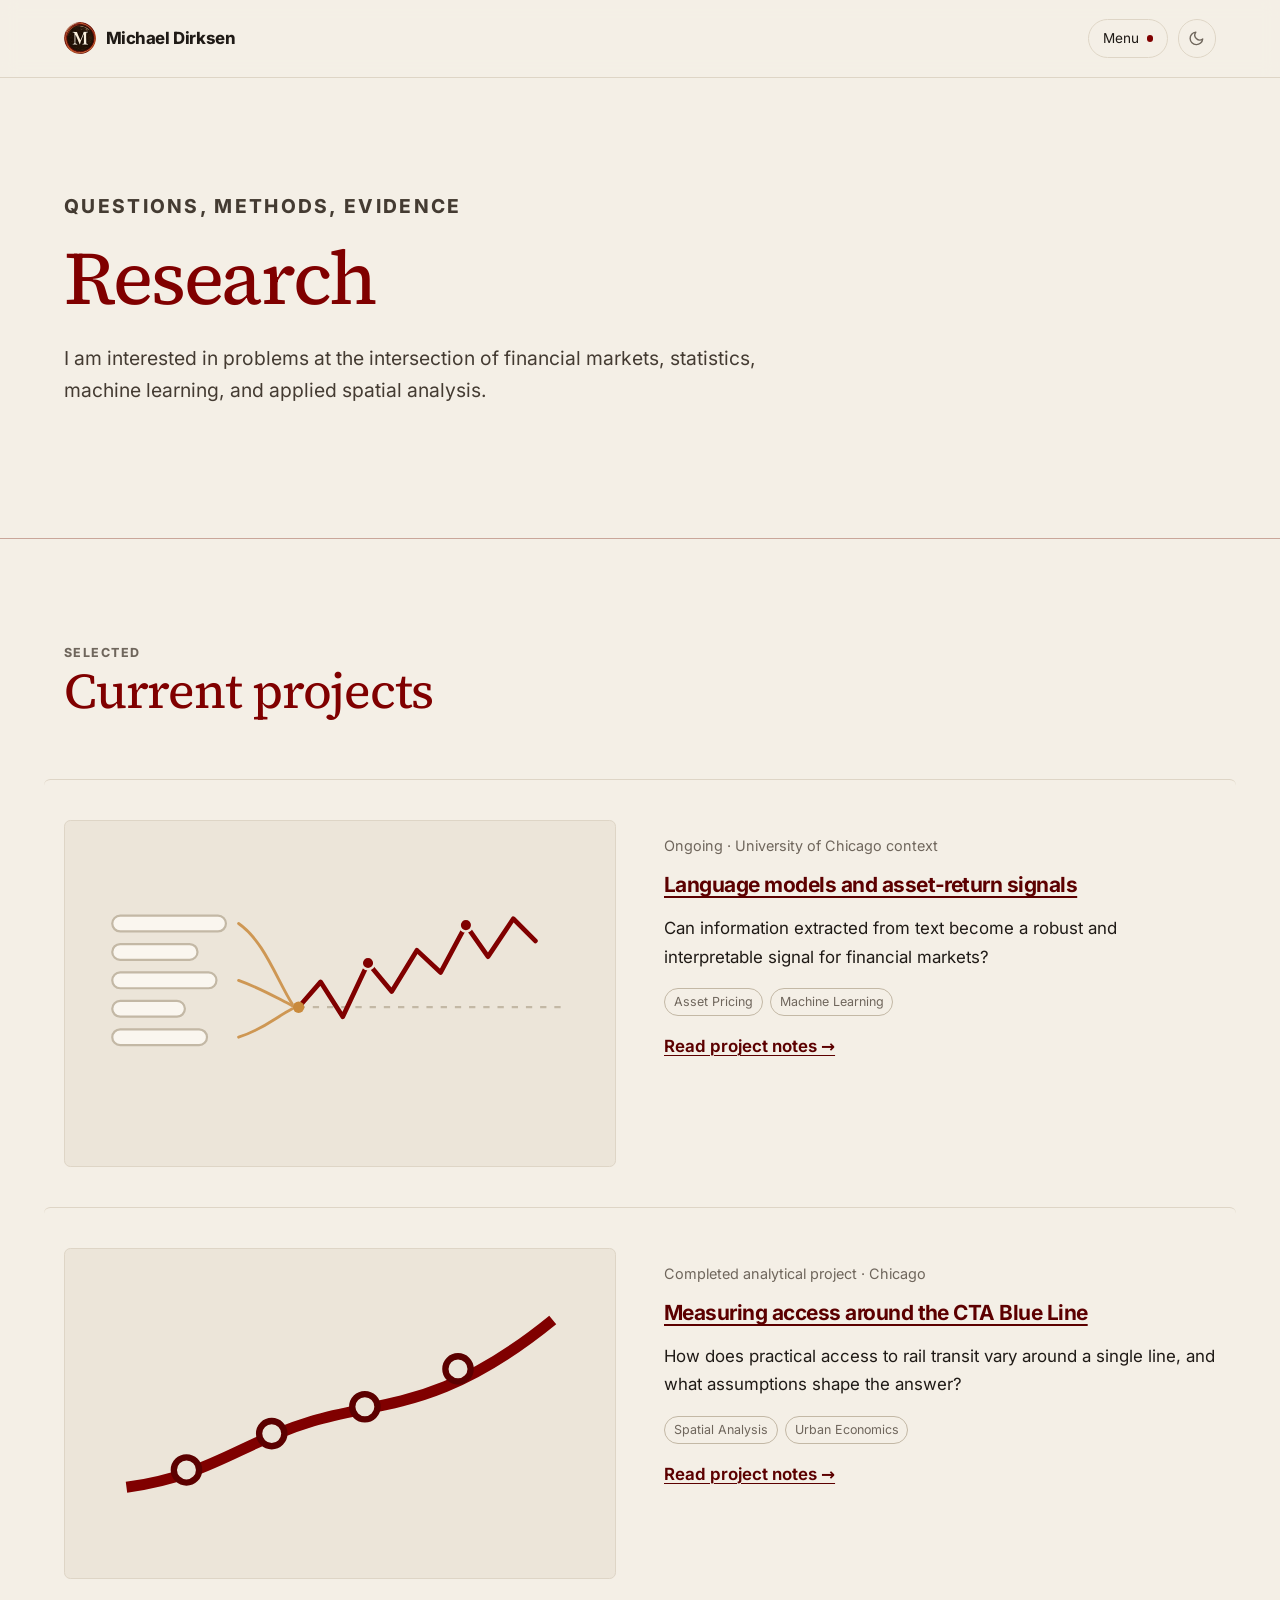
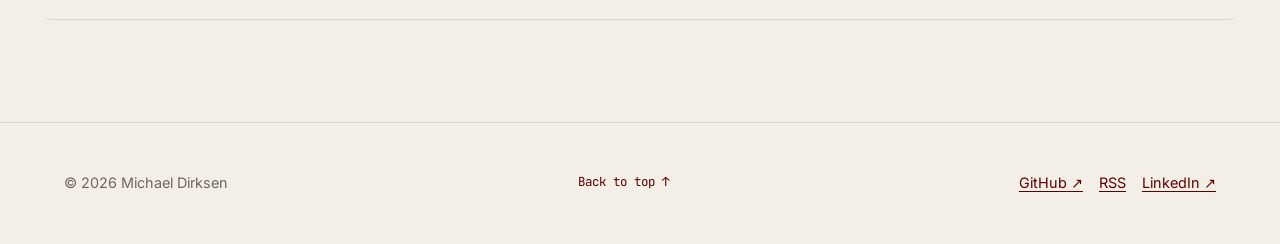
<file: research/index.html>
<!doctype html><html lang="en"><head><script>var d=document.documentElement;try{var s=localStorage.getItem("theme");d.dataset.theme=s||(matchMedia("(prefers-color-scheme: dark)").matches?"dark":"light")}catch(e){d.dataset.theme="light"}d.classList.add("js")</script><meta charset="utf-8"><meta name="viewport" content="width=device-width,initial-scale=1"><title>Research — Michael Dirksen</title><meta name="description" content="Research and analytical projects by Michael Dirksen."><link rel="canonical" href="https://mike-dirksen.github.io/research/"><link rel="icon" type="image/png" href="/assets/images/favicon.png"><link rel="stylesheet" href="/assets/css/site.css"></head><body><div class="scroll-progress" aria-hidden="true"></div><canvas class="dot-field" aria-hidden="true"></canvas><div class="cursor-dot" aria-hidden="true"></div><div class="cursor-ring" aria-hidden="true"></div><a class="skip-link" href="#content">Skip to content</a>
<header class="site-header"><nav class="container nav-wrap" aria-label="Primary"><a class="wordmark" href="/"><img class="wordmark-logo" src="/assets/images/michael-dirksen-logo.png" width="32" height="32" alt="">Michael Dirksen</a><div class="nav-actions"><button class="nav-toggle" aria-expanded="false" aria-controls="nav">Menu</button><ul class="nav-list" id="nav"><li><a href="/">About</a></li><li><a href="/research/" aria-current="page">Research</a></li><li><a href="/cv/">CV</a></li><li><a href="/blog/">Blog</a></li><li><a href="/library/">Library</a></li><li><a href="/games/">Games</a></li></ul><button class="theme-toggle" type="button" data-theme-toggle aria-label="Switch to dark theme"><svg class="icon-sun" viewBox="0 0 24 24" fill="none" stroke="currentColor" stroke-width="2" stroke-linecap="round" aria-hidden="true"><circle cx="12" cy="12" r="4"/><path d="M12 2v2M12 20v2M4.9 4.9l1.4 1.4M17.7 17.7l1.4 1.4M2 12h2M20 12h2M4.9 19.1l1.4-1.4M17.7 6.3l1.4-1.4"/></svg><svg class="icon-moon" viewBox="0 0 24 24" fill="none" stroke="currentColor" stroke-width="2" stroke-linecap="round" stroke-linejoin="round" aria-hidden="true"><path d="M21 12.8A9 9 0 1 1 11.2 3a7 7 0 0 0 9.8 9.8z"/></svg></button></div></nav></header>
<main id="content"><header class="container page-head"><p class="eyebrow">Questions, methods, evidence</p><h1>Research</h1><p>I am interested in problems at the intersection of financial markets, statistics, machine learning, and applied spatial analysis.</p></header>
<section class="section"><div class="container"><div class="section-head"><div><p class="eyebrow">Selected</p><h2>Current projects</h2></div></div><div class="research-list">
<article class="research-card"><div class="figure-tile"><svg viewBox="0 0 320 190" role="img" aria-label="Rows of text converging into a fluctuating asset-return series"><g style="fill:var(--elevated);stroke:var(--line-strong)" stroke-width="1.4"><rect x="16" y="46" width="72" height="10" rx="5"/><rect x="16" y="64" width="54" height="10" rx="5"/><rect x="16" y="82" width="66" height="10" rx="5"/><rect x="16" y="100" width="46" height="10" rx="5"/><rect x="16" y="118" width="60" height="10" rx="5"/></g><g fill="none" style="stroke:var(--warm)" stroke-width="1.8" stroke-linecap="round" opacity=".85"><path d="M96 51C112 62 120 86 130 102"/><path d="M96 87C110 92 120 98 130 103"/><path d="M96 123C112 118 120 110 130 105"/></g><path d="M134 104H302" fill="none" style="stroke:var(--line-strong)" stroke-width="1.4" stroke-dasharray="4 5"/><path d="M134 104l14-16 14 22 16-34 15 18 16-26 15 14 16-30 14 20 16-24 14 14" fill="none" style="stroke:var(--accent)" stroke-width="3" stroke-linecap="round" stroke-linejoin="round"/><circle cx="134" cy="104" r="3.6" style="fill:var(--warm)"/><g style="fill:var(--accent);stroke:var(--surface)" stroke-width="1.6"><circle cx="178" cy="76" r="4"/><circle cx="240" cy="52" r="4"/></g></svg></div><div><p class="meta">Ongoing · University of Chicago context</p><h3><a href="/research/llm-asset-returns/">Language models and asset-return signals</a></h3><p>Can information extracted from text become a robust and interpretable signal for financial markets?</p><ul class="tags"><li class="tag">Asset Pricing</li><li class="tag">Machine Learning</li></ul><a class="arrow-link" href="/research/llm-asset-returns/">Read project notes →</a></div></article>
<article class="research-card"><div class="figure-tile"><svg viewBox="0 0 320 180" role="img" aria-label="Stylized CTA transit line and station map"><path d="M25 137C78 130 99 108 143 95s82-7 152-64" fill="none" style="stroke:var(--accent)" stroke-width="7"/><g style="fill:var(--surface);stroke:var(--accent-strong)" stroke-width="4"><circle cx="63" cy="126" r="8"/><circle cx="117" cy="103" r="8"/><circle cx="176" cy="86" r="8"/><circle cx="235" cy="62" r="8"/></g></svg></div><div><p class="meta">Completed analytical project · Chicago</p><h3><a href="/research/blue-line-accessibility/">Measuring access around the CTA Blue Line</a></h3><p>How does practical access to rail transit vary around a single line, and what assumptions shape the answer?</p><ul class="tags"><li class="tag">Spatial Analysis</li><li class="tag">Urban Economics</li></ul><a class="arrow-link" href="/research/blue-line-accessibility/">Read project notes →</a></div></article>
</div></div></section></main><footer class="site-footer"><div class="container footer-wrap"><span>© 2026 Michael Dirksen</span><a class="back-to-top" href="#content">Back to top ↑</a><div class="footer-links"><a href="https://github.com/Mike-Dirksen">GitHub</a><a href="/rss.xml">RSS</a><a href="https://www.linkedin.com/in/mike-dirksen/">LinkedIn</a></div></div></footer><script src="/assets/js/site.js" defer></script></body></html>
</file>
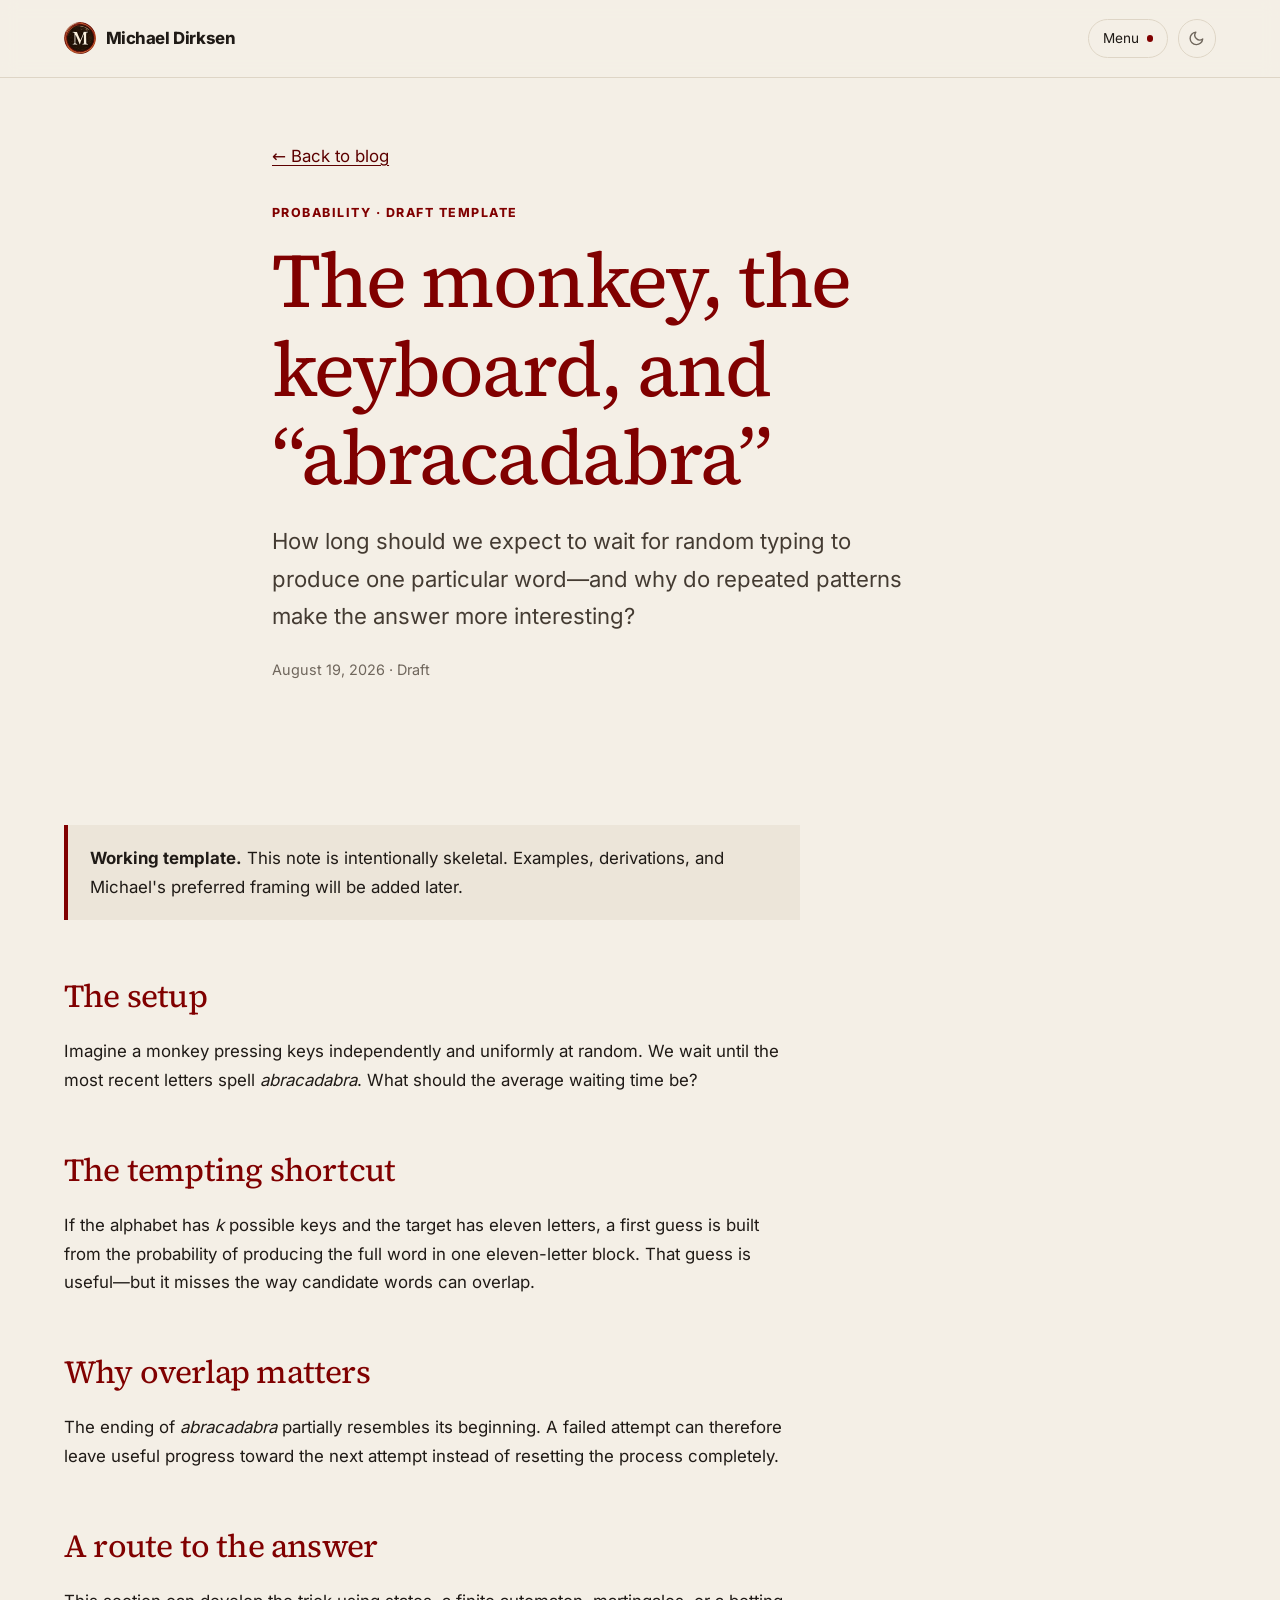
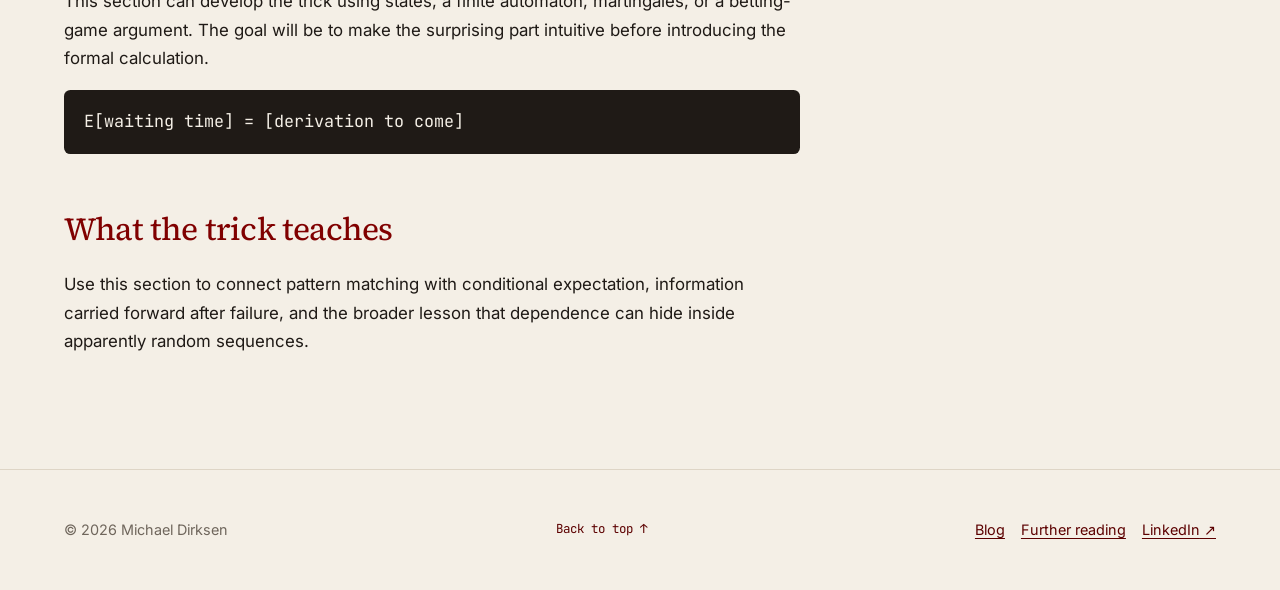
<file: blog/monkey-keyboard-abracadabra/index.html>
<!doctype html><html lang="en"><head><script>var d=document.documentElement;try{var s=localStorage.getItem("theme");d.dataset.theme=s||(matchMedia("(prefers-color-scheme: dark)").matches?"dark":"light")}catch(e){d.dataset.theme="light"}d.classList.add("js")</script><meta charset="utf-8"><meta name="viewport" content="width=device-width,initial-scale=1"><title>The monkey, the keyboard, and abracadabra — Michael Dirksen</title><meta name="description" content="A probability note about waiting for a random sequence to spell abracadabra."><link rel="canonical" href="https://mike-dirksen.github.io/blog/monkey-keyboard-abracadabra/"><link rel="icon" type="image/png" href="/assets/images/favicon.png"><link rel="stylesheet" href="/assets/css/site.css"></head><body><div class="scroll-progress" aria-hidden="true"></div><canvas class="dot-field" aria-hidden="true"></canvas><div class="cursor-dot" aria-hidden="true"></div><div class="cursor-ring" aria-hidden="true"></div><a class="skip-link" href="#content">Skip to content</a><header class="site-header"><nav class="container nav-wrap" aria-label="Primary"><a class="wordmark" href="/"><img class="wordmark-logo" src="/assets/images/michael-dirksen-logo.png" width="32" height="32" alt="">Michael Dirksen</a><div class="nav-actions"><button class="nav-toggle" aria-expanded="false" aria-controls="nav">Menu</button><ul class="nav-list" id="nav"><li><a href="/">About</a></li><li><a href="/research/">Research</a></li><li><a href="/cv/">CV</a></li><li><a href="/blog/" aria-current="page">Blog</a></li><li><a href="/library/">Library</a></li><li><a href="/games/">Games</a></li></ul><button class="theme-toggle" type="button" data-theme-toggle aria-label="Switch to dark theme"><svg class="icon-sun" viewBox="0 0 24 24" fill="none" stroke="currentColor" stroke-width="2" stroke-linecap="round" aria-hidden="true"><circle cx="12" cy="12" r="4"/><path d="M12 2v2M12 20v2M4.9 4.9l1.4 1.4M17.7 17.7l1.4 1.4M2 12h2M20 12h2M4.9 19.1l1.4-1.4M17.7 6.3l1.4-1.4"/></svg><svg class="icon-moon" viewBox="0 0 24 24" fill="none" stroke="currentColor" stroke-width="2" stroke-linecap="round" stroke-linejoin="round" aria-hidden="true"><path d="M21 12.8A9 9 0 1 1 11.2 3a7 7 0 0 0 9.8 9.8z"/></svg></button></div></nav></header>
<main id="content"><header class="container project-head reading"><a class="back" href="/blog/">← Back to blog</a><p class="eyebrow">Probability · Draft template</p><h1>The monkey, the keyboard, and “abracadabra”</h1><p class="lede">How long should we expect to wait for random typing to produce one particular word—and why do repeated patterns make the answer more interesting?</p><p class="meta"><time datetime="2026-08-19">August 19, 2026</time> · Draft</p></header>
<article class="container article"><div class="callout"><strong>Working template.</strong> This note is intentionally skeletal. Examples, derivations, and Michael's preferred framing will be added later.</div><h2 id="setup">The setup</h2><p>Imagine a monkey pressing keys independently and uniformly at random. We wait until the most recent letters spell <em>abracadabra</em>. What should the average waiting time be?</p><h2 id="intuition">The tempting shortcut</h2><p>If the alphabet has <em>k</em> possible keys and the target has eleven letters, a first guess is built from the probability of producing the full word in one eleven-letter block. That guess is useful—but it misses the way candidate words can overlap.</p><h2 id="overlap">Why overlap matters</h2><p>The ending of <em>abracadabra</em> partially resembles its beginning. A failed attempt can therefore leave useful progress toward the next attempt instead of resetting the process completely.</p><h2 id="method">A route to the answer</h2><p>This section can develop the trick using states, a finite automaton, martingales, or a betting-game argument. The goal will be to make the surprising part intuitive before introducing the formal calculation.</p><div class="formula" aria-label="Expected waiting time placeholder">E[waiting time] = [derivation to come]</div><h2 id="takeaway">What the trick teaches</h2><p>Use this section to connect pattern matching with conditional expectation, information carried forward after failure, and the broader lesson that dependence can hide inside apparently random sequences.</p></article></main><footer class="site-footer"><div class="container footer-wrap"><span>© 2026 Michael Dirksen</span><a class="back-to-top" href="#content">Back to top ↑</a><div class="footer-links"><a href="/blog/">Blog</a><a href="/library/">Further reading</a><a href="https://www.linkedin.com/in/mike-dirksen/">LinkedIn</a></div></div></footer><script src="/assets/js/site.js" defer></script></body></html>
</file>
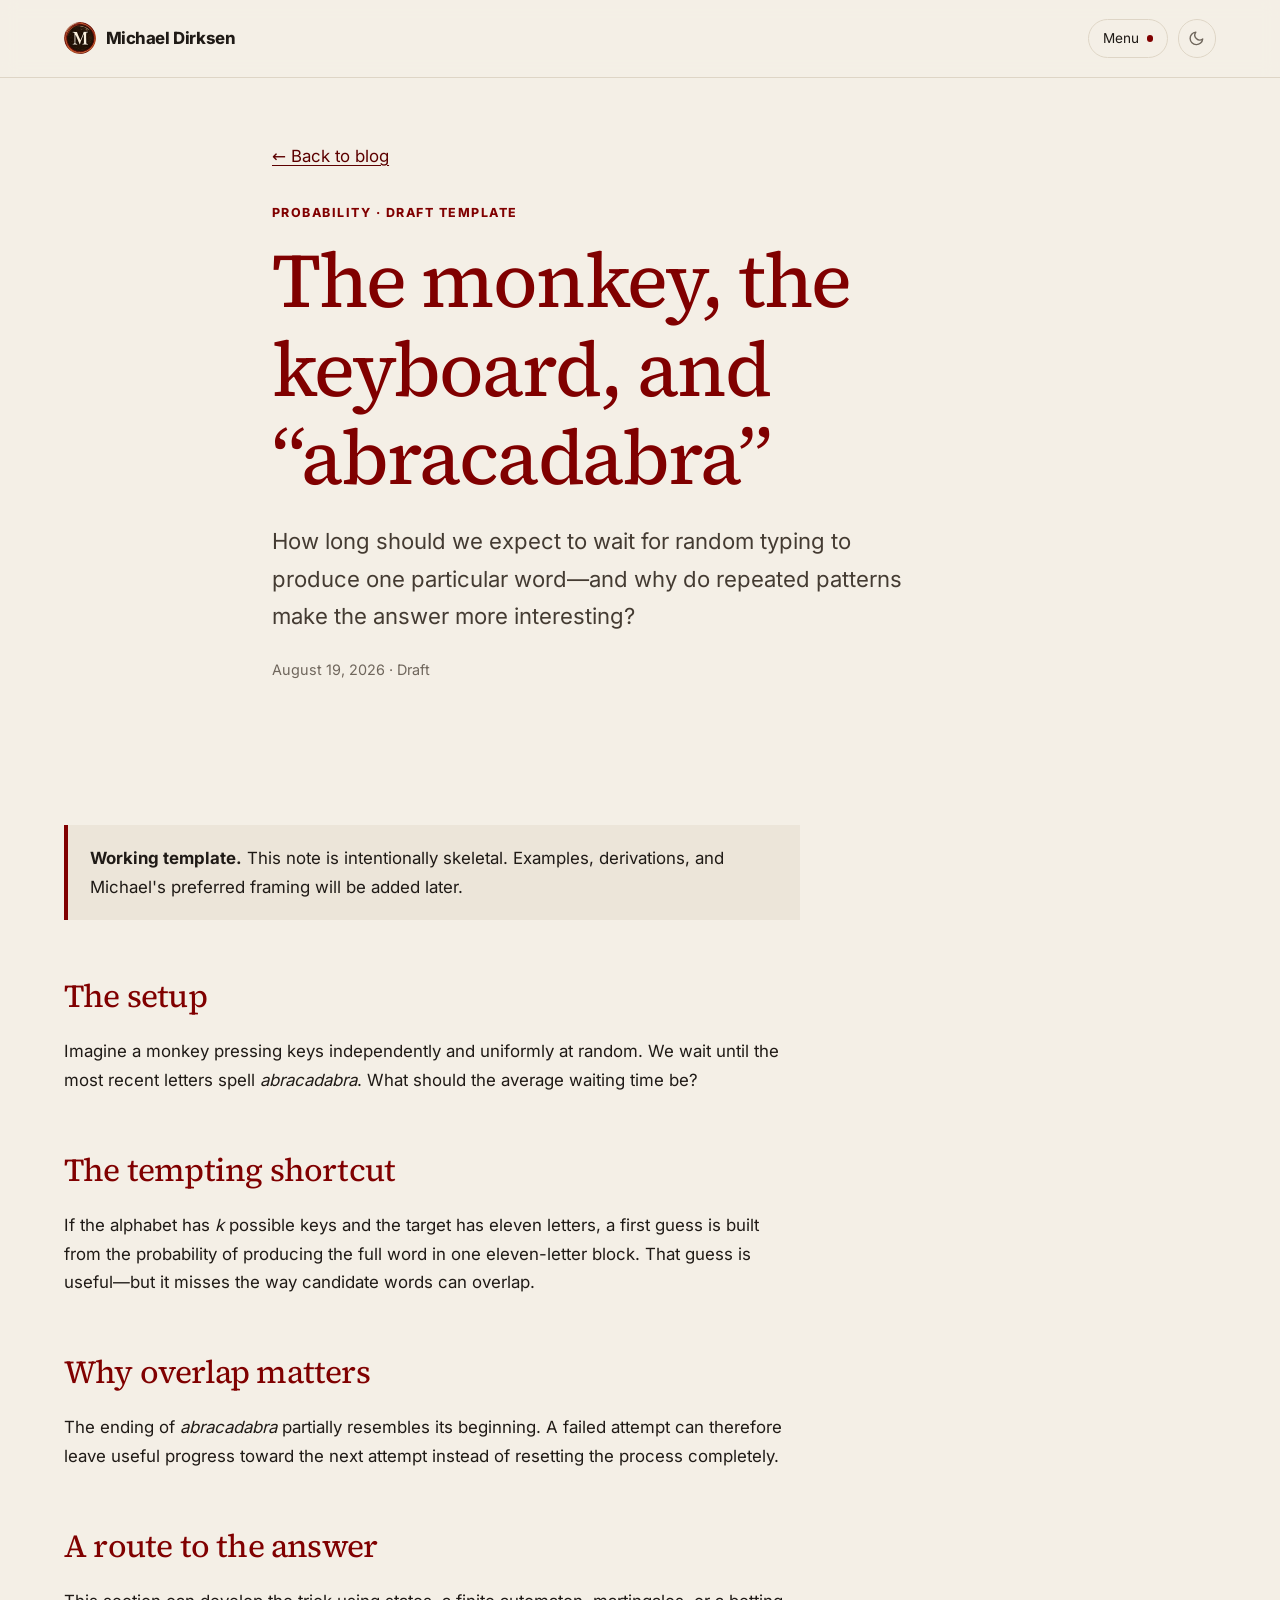
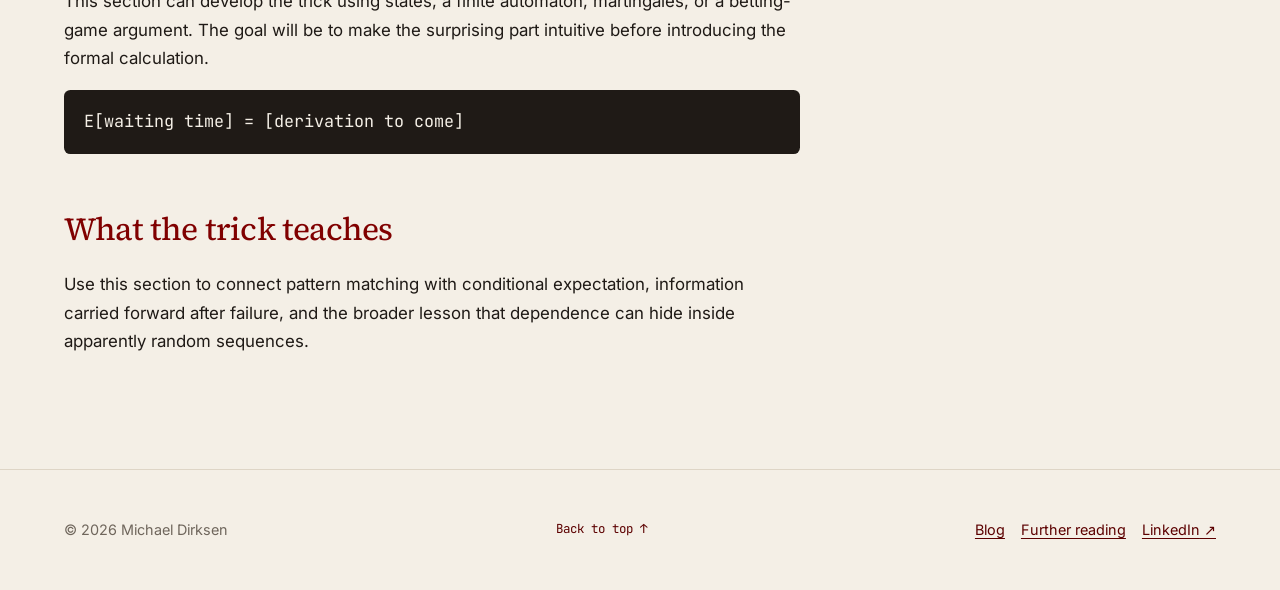
<file: blog/optional-stopping/index.html>
<!doctype html><html lang="en"><head><meta charset="utf-8"><meta http-equiv="refresh" content="0; url=/blog/monkey-keyboard-abracadabra/"><link rel="canonical" href="https://mike-dirksen.github.io/blog/monkey-keyboard-abracadabra/"><title>Article moved — Michael Dirksen</title></head><body><p>This article has moved to <a href="/blog/monkey-keyboard-abracadabra/">The monkey, the keyboard, and “abracadabra”</a>.</p></body></html>
</file>
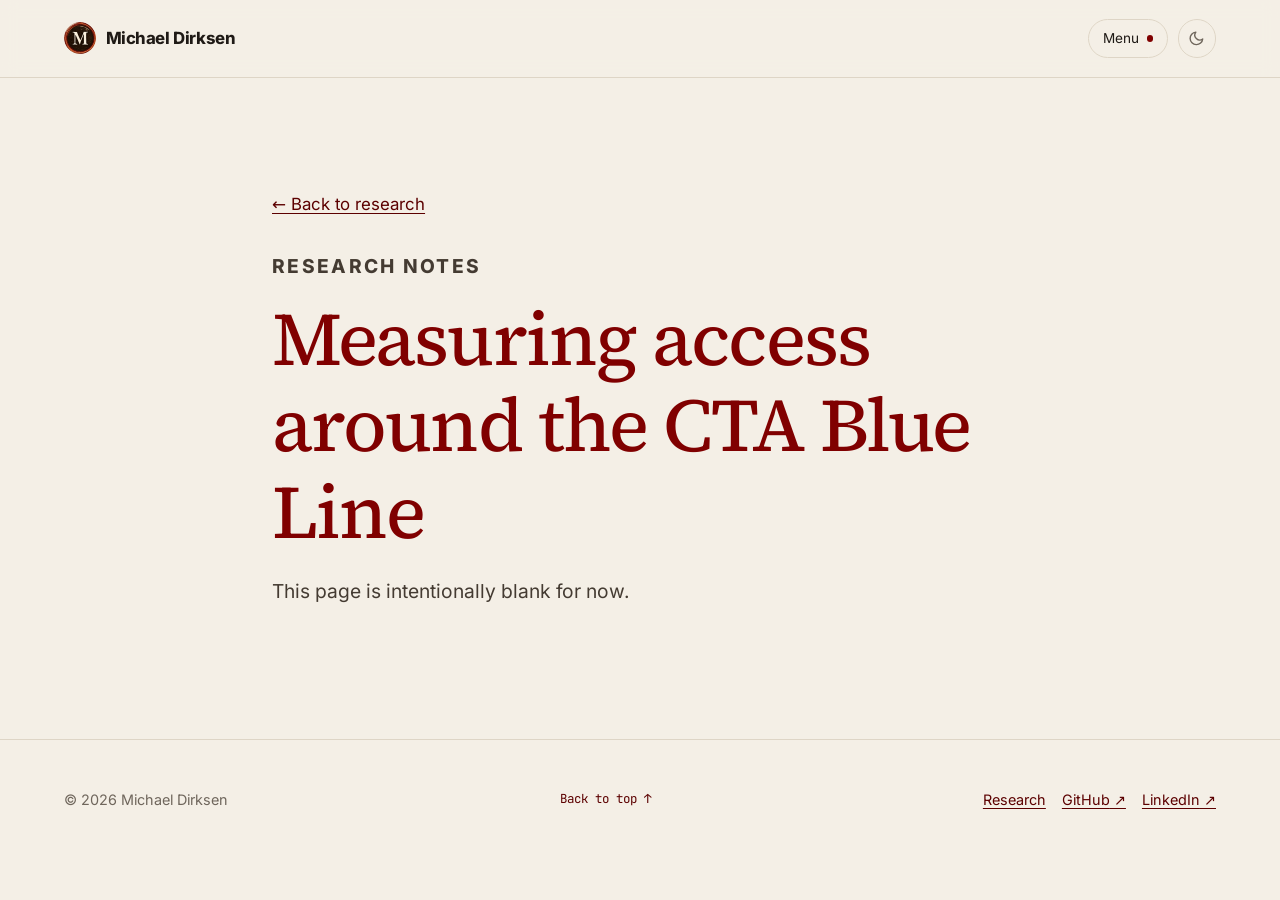
<file: research/blue-line-accessibility/index.html>
<!doctype html><html lang="en"><head><script>var d=document.documentElement;try{var s=localStorage.getItem("theme");d.dataset.theme=s||(matchMedia("(prefers-color-scheme: dark)").matches?"dark":"light")}catch(e){d.dataset.theme="light"}d.classList.add("js")</script><meta charset="utf-8"><meta name="viewport" content="width=device-width,initial-scale=1"><title>CTA Blue Line accessibility — Michael Dirksen</title><meta name="description" content="A future research note by Michael Dirksen."><link rel="canonical" href="https://mike-dirksen.github.io/research/blue-line-accessibility/"><link rel="icon" type="image/png" href="/assets/images/favicon.png"><link rel="stylesheet" href="/assets/css/site.css"></head><body><div class="scroll-progress" aria-hidden="true"></div><canvas class="dot-field" aria-hidden="true"></canvas><div class="cursor-dot" aria-hidden="true"></div><div class="cursor-ring" aria-hidden="true"></div><a class="skip-link" href="#content">Skip to content</a><header class="site-header"><nav class="container nav-wrap" aria-label="Primary"><a class="wordmark" href="/"><img class="wordmark-logo" src="/assets/images/michael-dirksen-logo.png" width="32" height="32" alt="">Michael Dirksen</a><div class="nav-actions"><button class="nav-toggle" aria-expanded="false" aria-controls="nav">Menu</button><ul class="nav-list" id="nav"><li><a href="/">About</a></li><li><a href="/research/" aria-current="page">Research</a></li><li><a href="/cv/">CV</a></li><li><a href="/blog/">Blog</a></li><li><a href="/library/">Library</a></li><li><a href="/games/">Games</a></li></ul><button class="theme-toggle" type="button" data-theme-toggle aria-label="Switch to dark theme"><svg class="icon-sun" viewBox="0 0 24 24" fill="none" stroke="currentColor" stroke-width="2" stroke-linecap="round" aria-hidden="true"><circle cx="12" cy="12" r="4"/><path d="M12 2v2M12 20v2M4.9 4.9l1.4 1.4M17.7 17.7l1.4 1.4M2 12h2M20 12h2M4.9 19.1l1.4-1.4M17.7 6.3l1.4-1.4"/></svg><svg class="icon-moon" viewBox="0 0 24 24" fill="none" stroke="currentColor" stroke-width="2" stroke-linecap="round" stroke-linejoin="round" aria-hidden="true"><path d="M21 12.8A9 9 0 1 1 11.2 3a7 7 0 0 0 9.8 9.8z"/></svg></button></div></nav></header><main id="content"><div class="container page-head reading"><a class="back" href="/research/">← Back to research</a><p class="eyebrow">Research notes</p><h1>Measuring access around the CTA Blue Line</h1><p class="meta">This page is intentionally blank for now.</p></div></main><footer class="site-footer"><div class="container footer-wrap"><span>© 2026 Michael Dirksen</span><a class="back-to-top" href="#content">Back to top ↑</a><div class="footer-links"><a href="/research/">Research</a><a href="https://github.com/Mike-Dirksen">GitHub</a><a href="https://www.linkedin.com/in/mike-dirksen/">LinkedIn</a></div></div></footer><script src="/assets/js/site.js" defer></script></body></html>
</file>
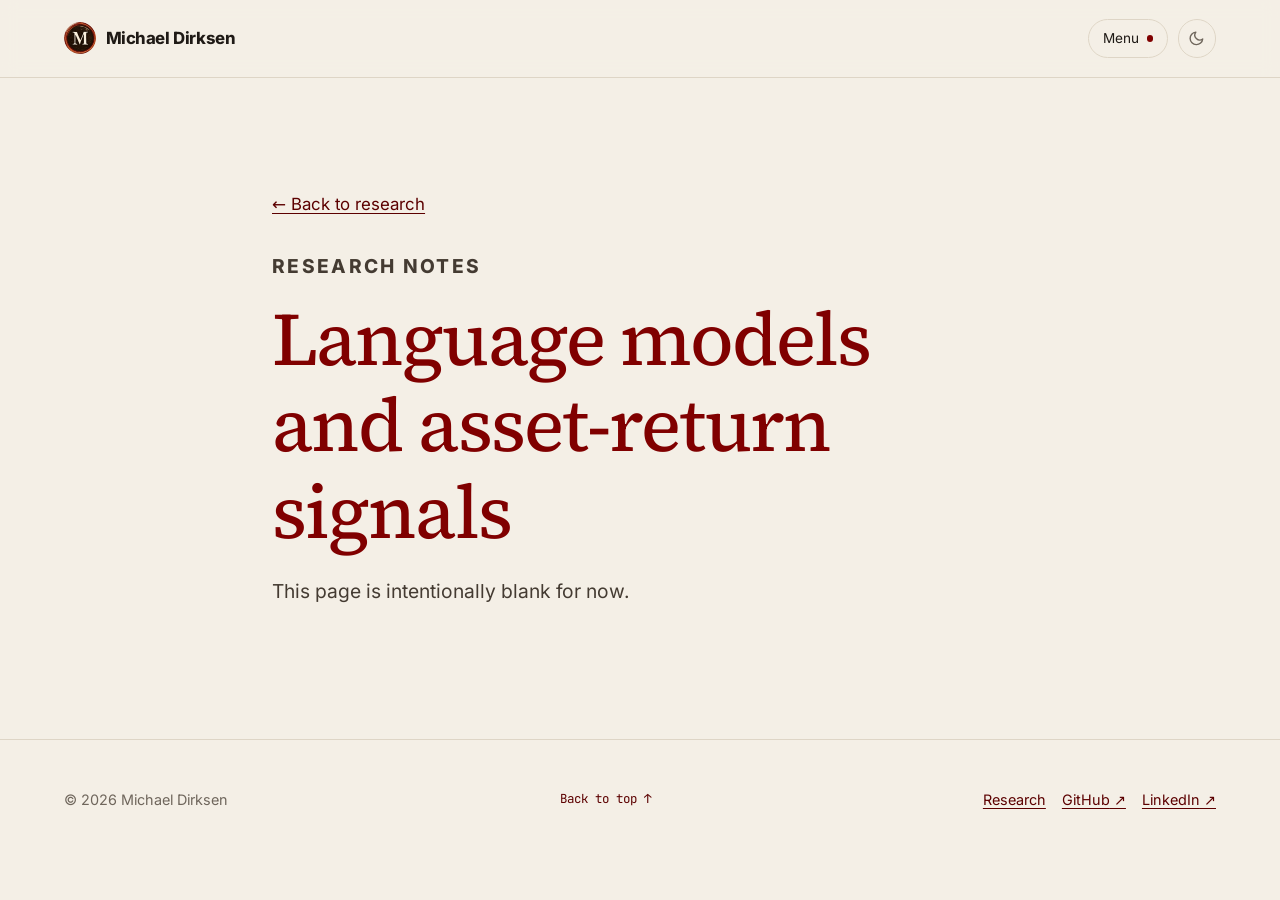
<file: research/llm-asset-returns/index.html>
<!doctype html><html lang="en"><head><script>var d=document.documentElement;try{var s=localStorage.getItem("theme");d.dataset.theme=s||(matchMedia("(prefers-color-scheme: dark)").matches?"dark":"light")}catch(e){d.dataset.theme="light"}d.classList.add("js")</script><meta charset="utf-8"><meta name="viewport" content="width=device-width,initial-scale=1"><title>Language models and asset-return signals — Michael Dirksen</title><meta name="description" content="A future research note by Michael Dirksen."><link rel="canonical" href="https://mike-dirksen.github.io/research/llm-asset-returns/"><link rel="icon" type="image/png" href="/assets/images/favicon.png"><link rel="stylesheet" href="/assets/css/site.css"></head><body><div class="scroll-progress" aria-hidden="true"></div><canvas class="dot-field" aria-hidden="true"></canvas><div class="cursor-dot" aria-hidden="true"></div><div class="cursor-ring" aria-hidden="true"></div><a class="skip-link" href="#content">Skip to content</a><header class="site-header"><nav class="container nav-wrap" aria-label="Primary"><a class="wordmark" href="/"><img class="wordmark-logo" src="/assets/images/michael-dirksen-logo.png" width="32" height="32" alt="">Michael Dirksen</a><div class="nav-actions"><button class="nav-toggle" aria-expanded="false" aria-controls="nav">Menu</button><ul class="nav-list" id="nav"><li><a href="/">About</a></li><li><a href="/research/" aria-current="page">Research</a></li><li><a href="/cv/">CV</a></li><li><a href="/blog/">Blog</a></li><li><a href="/library/">Library</a></li><li><a href="/games/">Games</a></li></ul><button class="theme-toggle" type="button" data-theme-toggle aria-label="Switch to dark theme"><svg class="icon-sun" viewBox="0 0 24 24" fill="none" stroke="currentColor" stroke-width="2" stroke-linecap="round" aria-hidden="true"><circle cx="12" cy="12" r="4"/><path d="M12 2v2M12 20v2M4.9 4.9l1.4 1.4M17.7 17.7l1.4 1.4M2 12h2M20 12h2M4.9 19.1l1.4-1.4M17.7 6.3l1.4-1.4"/></svg><svg class="icon-moon" viewBox="0 0 24 24" fill="none" stroke="currentColor" stroke-width="2" stroke-linecap="round" stroke-linejoin="round" aria-hidden="true"><path d="M21 12.8A9 9 0 1 1 11.2 3a7 7 0 0 0 9.8 9.8z"/></svg></button></div></nav></header><main id="content"><div class="container page-head reading"><a class="back" href="/research/">← Back to research</a><p class="eyebrow">Research notes</p><h1>Language models and asset-return signals</h1><p class="meta">This page is intentionally blank for now.</p></div></main><footer class="site-footer"><div class="container footer-wrap"><span>© 2026 Michael Dirksen</span><a class="back-to-top" href="#content">Back to top ↑</a><div class="footer-links"><a href="/research/">Research</a><a href="https://github.com/Mike-Dirksen">GitHub</a><a href="https://www.linkedin.com/in/mike-dirksen/">LinkedIn</a></div></div></footer><script src="/assets/js/site.js" defer></script></body></html>
</file>
<file: assets/css/site.css>
@font-face {
  font-family: Inter;
  font-style: normal;
  font-weight: 100 900;
  font-display: swap;
  src: url("/assets/fonts/inter-latin-wght-normal.woff2") format("woff2");
}

@font-face {
  font-family: "Source Serif 4";
  font-style: normal;
  font-weight: 200 900;
  font-display: swap;
  src: url("/assets/fonts/source-serif-4-latin-wght-normal.woff2") format("woff2");
}

@font-face {
  font-family: "JetBrains Mono";
  font-style: normal;
  font-weight: 100 800;
  font-display: swap;
  src: url("/assets/fonts/jetbrains-mono-latin-wght-normal.woff2") format("woff2");
}

/* LIGHT — warm retro paper with UChicago maroon as the dominant accent.
   --watermark is deliberately just a shade darker than --bg so the phoenix
   reads as a paper watermark rather than a graphic. */
:root {
  color-scheme: light;
  --bg: #f4efe6;
  --surface: #ece5d9;
  --elevated: #faf6ef;
  --ink: #1f1a16;
  --ink-soft: #443b32;
  --muted: #6f665c;
  --line: #ded5c6;
  --line-strong: #c3b8a5;
  --accent: #800000;
  --accent-strong: #5c0000;
  --accent-contrast: #faf6ef;
  --warm: #c98a3c;
  --watermark: #e7dfd2;
  --header-bg: rgba(244, 239, 230, .88);
  --callout-bg: #ece5d9;
  --shadow: 0 1rem 3rem rgba(47, 38, 28, .10);
  --panel-bg: #1f1a16;
  --panel-fg: #f4efe6;

  --display: var(--serif);
  --heading-color: var(--accent);
  --quip-style: italic;

  --max: 72rem;
  --read: 46rem;
  --radius: .4rem;
  --radius-lg: .55rem;
  --serif: "Source Serif 4", Georgia, "Times New Roman", serif;
  --sans: Inter, ui-sans-serif, system-ui, -apple-system, BlinkMacSystemFont, "Segoe UI", sans-serif;
  --mono: "JetBrains Mono", ui-monospace, SFMono-Regular, Menlo, monospace;
}

/* DARK — warm and editorial. Same maroon lineage as light, brightened so it
   carries on a dark ground. Headings stay serif; mono is reserved for
   micro-labels. Single block: the boot script always resolves an explicit
   theme, so no prefers-color-scheme duplicate is needed. */
:root[data-theme="dark"] {
  color-scheme: dark;
  --bg: #141211;
  --surface: #1c1a18;
  --elevated: #221f1c;
  --ink: #f2ede8;
  --ink-soft: #c9c2ba;
  --muted: #8d857d;
  --line: #2a2724;
  --line-strong: #3a352f;
  --accent: #d05a42;
  --accent-strong: #e2836d;
  --accent-contrast: #141211;
  --warm: #d9a05b;
  --watermark: #423b33;
  --header-bg: rgba(20, 18, 17, .84);
  --callout-bg: #1b1817;
  --shadow: 0 1rem 3rem rgba(0, 0, 0, .55);
  --panel-bg: #0d0c0b;
  --panel-fg: #e8e2db;
  --radius-lg: 1rem;

  --display: var(--serif);
  --heading-color: var(--ink);
  --quip-style: normal;
}

* { box-sizing: border-box; }
html { scroll-behavior: smooth; }
body {
  margin: 0;
  background: var(--bg);
  color: var(--ink);
  font-family: var(--sans);
  font-size: 1.05rem;
  line-height: 1.7;
  text-rendering: optimizeLegibility;
  -webkit-font-smoothing: antialiased;
}
img, svg { display: block; max-width: 100%; }
a { color: var(--accent-strong); text-decoration-thickness: .08em; text-underline-offset: .18em; }
a:hover { color: var(--accent); }
:focus-visible { outline: 3px solid var(--warm); outline-offset: 3px; }
.skip-link { position: fixed; left: 1rem; top: -5rem; z-index: 40; background: var(--ink); color: var(--bg); padding: .65rem 1rem; }
.skip-link:focus { top: 1rem; }
.container { width: min(calc(100% - 2.5rem), var(--max)); margin-inline: auto; }
.reading { max-width: var(--read); }

.scroll-progress { position: fixed; inset: 0 auto auto 0; z-index: 30; width: 0; height: 2px; background: var(--accent); }

/* Interactive dot field. Dark only, and z-index -1 so it sits behind all
   in-flow content rather than over it. */
.dot-field { display: none; position: fixed; inset: 0; z-index: -1; width: 100%; height: 100%; pointer-events: none; }
:root[data-theme="dark"].js .dot-field { display: block; }

/* Custom cursor, two parts: the dot tracks the pointer exactly so clicks land
   where it appears, and the ring lags behind it for the trailing feel. */
.cursor-dot,
.cursor-ring {
  display: none;
  position: fixed;
  top: 0;
  left: 0;
  border-radius: 50%;
  pointer-events: none;
  transition: opacity .2s ease;
}
.cursor-dot {
  z-index: 46;
  width: .4rem;
  height: .4rem;
  margin: -.2rem 0 0 -.2rem;
  background: var(--accent);
  translate: var(--dx, -100px) var(--dy, -100px);
}
.cursor-ring {
  z-index: 45;
  width: 1.7rem;
  height: 1.7rem;
  margin: -.85rem 0 0 -.85rem;
  border: 1px solid color-mix(in srgb, var(--accent) 50%, transparent);
  translate: var(--rx, -100px) var(--ry, -100px);
  transition: opacity .2s ease, scale .18s ease, border-color .18s ease;
}
@media (pointer: fine) {
  .js .cursor-dot,
  .js .cursor-ring { display: block; }
}
.cursor-ring[data-over="true"] { scale: 1.65; border-color: var(--accent); }

/* Hide the native cursor only once the custom one is confirmed running, so a
   JS failure can never leave the page with no cursor at all. Text entry keeps
   its I-beam, where losing it is genuinely disorienting. */
/* :root raises specificity to (0,2,0) so these beat the component rules below
   that set cursor: pointer — those are (0,1,0) but appear later in the file. */
@media (pointer: fine) {
  :root.cursor-custom,
  :root.cursor-custom * { cursor: none; }
  :root.cursor-custom input,
  :root.cursor-custom textarea,
  :root.cursor-custom select { cursor: auto; }
}

.site-header { position: sticky; top: 0; z-index: 20; border-bottom: 1px solid var(--line); background: var(--header-bg); backdrop-filter: saturate(1.4) blur(8px); }
.nav-wrap { min-height: 4.8rem; display: flex; align-items: center; justify-content: space-between; gap: 2rem; }
.wordmark { display: inline-flex; align-items: center; gap: .6rem; color: var(--ink); font-weight: 760; text-decoration: none; letter-spacing: -.025em; }
.wordmark-logo { width: 2rem; height: 2rem; border-radius: 50%; object-fit: cover; }
/* Nav collapses behind a menu button at every width, not just on mobile. */
.nav-actions { position: relative; display: flex; align-items: center; gap: .6rem; }
.nav-toggle { display: inline-flex; align-items: center; gap: .5rem; min-height: 2.4rem; padding: 0 .85rem; font: inherit; font-size: .85rem; color: var(--ink); background: transparent; border: 1px solid var(--line); border-radius: 999px; cursor: pointer; transition: border-color .2s ease, background-color .2s ease; }
.nav-toggle::after { content: ""; width: .4rem; height: .4rem; border-radius: 50%; background: var(--accent); transition: scale .2s ease; }
.nav-toggle:hover { border-color: var(--line-strong); }
.nav-toggle[aria-expanded="true"] { background: var(--surface); border-color: var(--line-strong); }
.nav-toggle[aria-expanded="true"]::after { scale: 1.5; }

.nav-list { display: none; position: absolute; top: calc(100% + .55rem); right: 0; z-index: 25; min-width: 12rem; flex-direction: column; align-items: stretch; gap: .1rem; margin: 0; padding: .45rem; list-style: none; background: var(--elevated); border: 1px solid var(--line); border-radius: var(--radius-lg); box-shadow: var(--shadow); }
.nav-list[data-open="true"] { display: flex; }
.nav-list a { display: block; padding: .55rem .7rem; border-radius: calc(var(--radius-lg) - .3rem); color: var(--muted); text-decoration: none; transition: color .2s ease, background-color .2s ease; }
.nav-list a:hover, .nav-list a[aria-current="page"], .nav-list a[data-active="true"] { color: var(--ink); background: var(--surface); }
.nav-list[data-scrolled="true"] a[aria-current="page"]:not([data-active="true"]):not(:hover) { color: var(--muted); background: transparent; }

/* Two-state pill. Shows the mode it will switch TO: moon while light, sun while dark. */
.theme-toggle { display: inline-grid; place-items: center; width: 2.4rem; height: 2.4rem; padding: 0; border: 1px solid var(--line); border-radius: 999px; background: transparent; color: var(--muted); cursor: pointer; transition: color .2s ease, border-color .2s ease; }
.theme-toggle:hover { color: var(--ink); border-color: var(--line-strong); }
.theme-toggle svg { width: 1.05rem; height: 1.05rem; }
.theme-toggle .icon-sun { display: none; }
.theme-toggle .icon-moon { display: block; }
:root[data-theme="dark"] .theme-toggle .icon-sun { display: block; }
:root[data-theme="dark"] .theme-toggle .icon-moon { display: none; }

/* Status badge, as the reference uses on its project cards. */
.pill { display: inline-block; margin-left: .55rem; padding: .12rem .52rem; border: 1px solid color-mix(in srgb, var(--accent) 35%, var(--line)); border-radius: 999px; background: color-mix(in srgb, var(--accent) 10%, transparent); color: var(--accent-strong); font-family: var(--mono); font-size: .64rem; letter-spacing: .08em; text-transform: uppercase; vertical-align: middle; }

/* Outbound links get an explicit cue. */
.link-row a[href^="http"]::after,
.footer-links a[href^="http"]::after { content: "\00a0\2197"; }
.back-to-top { font-family: var(--mono); font-size: .78rem; text-decoration: none; }

/* Scroll reveal. Gated on .js so content is never hidden without JS. */
.js [data-reveal] { opacity: 0; transform: translateY(12px); transition: opacity .6s ease, transform .6s ease; }
.js [data-reveal].is-visible { opacity: 1; transform: none; }

main { min-height: 70vh; }
.hero { display: grid; grid-template-columns: minmax(0, 1.55fr) minmax(15rem, .7fr); gap: clamp(2rem, 7vw, 6rem); align-items: center; padding-block: clamp(4rem, 10vw, 8rem); }
.eyebrow { margin: 0 0 .8rem; color: var(--accent); font-size: .78rem; font-weight: 760; letter-spacing: .12em; text-transform: uppercase; }
h1, h2, h3 { line-height: 1.15; letter-spacing: -.025em; }
h1 { margin: 0 0 1.25rem; font-family: var(--display); color: var(--heading-color); font-size: clamp(2.8rem, 7vw, 5.4rem); font-weight: 450; }
h2 { margin: 0 0 1.4rem; font-family: var(--display); color: var(--heading-color); font-size: clamp(2rem, 4.5vw, 3.1rem); font-weight: 450; }
h3 { margin: 0 0 .65rem; font-size: 1.3rem; }
.lede { max-width: 42rem; color: var(--ink-soft); font-size: clamp(1.15rem, 2vw, 1.38rem); }
.link-row { display: flex; flex-wrap: wrap; gap: .75rem 1.25rem; margin-top: 1.7rem; }
.portrait { width: 100%; height: auto; max-height: 34rem; border: 1px solid var(--line); border-radius: .75rem; object-fit: cover; object-position: center 36%; box-shadow: var(--shadow); }

/* Personality marks. Inline SVGs use currentColor so they follow the theme accent. */
/* Phoenix sits in the background in both themes. Artwork is inlined once in
   <defs> and <use>d, so currentColor resolves — it goes transparent if an SVG
   is pulled in as an external CSS mask instead. Colour comes from --watermark
   rather than opacity, so each theme controls it exactly. */
.hero { position: relative; }
.hero-watermark {
  position: absolute;
  top: 50%;
  left: 50%;
  translate: -50% -50%;
  width: min(38rem, 88%);
  height: auto;
  color: var(--watermark);
  pointer-events: none;
}
.hero > div,
.hero > .portrait { position: relative; }
.section-mark { width: 1.9rem; height: 1.9rem; margin-bottom: .55rem; color: var(--accent); }

/* Quips: muted italic asides in light, glowing fluorescent ink in dark. */
.quip { margin: .9rem 0 0; color: var(--muted); font-size: .95rem; font-style: var(--quip-style); }
.quip::before { content: "\2734\00a0"; color: var(--warm); font-style: normal; }
/* Cycling copy crossfades rather than popping to the next line. */
[data-quip], [data-thinking] { transition: opacity .3s ease; }
[data-fading="true"] { opacity: 0; }
:root[data-theme="dark"] .quip { font-family: var(--mono); color: var(--warm); font-size: .88rem; letter-spacing: -.01em; }

.section { padding-block: clamp(3.5rem, 8vw, 6.5rem); border-top: 1px solid color-mix(in srgb, var(--accent) 22%, var(--line)); scroll-margin-top: 6rem; }
.section-head { display: flex; justify-content: space-between; align-items: end; gap: 2rem; margin-bottom: 2.3rem; }
.section-head p { max-width: 34rem; margin: 0; color: var(--muted); }
.updated-note { margin: -.85rem 0 0; color: var(--muted); font-size: .78rem; }
.currently { display: grid; grid-template-columns: repeat(2, minmax(0, 1fr)); border-block: 1px solid var(--line); }
.currently div { padding: 1.25rem 1rem 1.25rem 0; }
.currently div:nth-child(odd) { border-right: 1px solid var(--line); }
.currently div:nth-child(even) { padding-left: 1.5rem; }
.currently strong { display: block; color: var(--accent); font-size: .76rem; letter-spacing: .1em; text-transform: uppercase; }
.currently span { display: block; margin-top: .25rem; }
.currently small { display: block; margin-top: .3rem; color: var(--muted); font-size: .9rem; }

.research-list { display: grid; gap: 0; }
.research-card { display: grid; grid-template-columns: minmax(16rem, 1fr) 1fr; gap: clamp(1.5rem, 4vw, 3rem); padding: 2.5rem 1.25rem; margin-inline: -1.25rem; border-top: 1px solid var(--line); border-radius: var(--radius); transition: background-color .25s ease, box-shadow .25s ease, transform .25s ease; }
.research-card:last-child { border-bottom: 1px solid var(--line); }
/* Hover lifts the card frame only. The thumbnail slot is left interaction-neutral
   so it can host interactive content later without fighting the card. */
@media (hover: hover) {
  .research-card:hover { background: var(--surface); box-shadow: var(--shadow); transform: translateY(-2px); }
  .research-card:hover .arrow-link { transform: translateX(4px); }
}
.figure-tile { min-height: 13rem; display: grid; place-items: center; padding: 1.4rem; background: var(--surface); border: 1px solid var(--line); border-radius: var(--radius); overflow: hidden; }
.research-card:hover .figure-tile { background: var(--elevated); }
.figure-tile svg { width: 100%; height: auto; }
.figure-tile.has-image { padding: 0; }
.figure-tile.has-image img { width: 100%; height: 100%; min-height: 13rem; object-fit: cover; }
.meta { color: var(--muted); font-size: .9rem; }
.tags { display: flex; flex-wrap: wrap; gap: .45rem; list-style: none; margin: 1rem 0 0; padding: 0; }
.tag { border: 1px solid var(--line-strong); border-radius: 999px; padding: .15rem .55rem; color: var(--muted); font-size: .78rem; }
.arrow-link { display: inline-block; margin-top: 1rem; font-weight: 650; transition: transform .25s ease; }

.editorial-list { border-top: 1px solid var(--line); }
.editorial-row { display: grid; grid-template-columns: 8rem 1fr auto; gap: 1.5rem; align-items: baseline; padding-block: 1.3rem; border-bottom: 1px solid var(--line); }
.editorial-row h3, .editorial-row p { margin: 0; }
.editorial-row time, .editorial-row .kind { color: var(--muted); font-size: .88rem; }

.page-head { padding-block: clamp(4rem, 9vw, 7rem); }
.page-head h1 { font-size: clamp(2.8rem, 6vw, 4.7rem); }
.page-head p { max-width: 45rem; color: var(--ink-soft); font-size: 1.2rem; }
.project-head { padding-block: 4rem 2.5rem; }
.project-head h1 { max-width: 58rem; font-size: clamp(2.7rem, 6vw, 4.8rem); }
.context-strip { display: grid; grid-template-columns: repeat(4, 1fr); gap: 1.2rem; padding: 1.2rem 0; border-block: 1px solid var(--line); }
.context-strip strong { display: block; font-size: .75rem; color: var(--muted); text-transform: uppercase; letter-spacing: .08em; }
.article { padding-block: 3.5rem 6rem; }
.article h2 { margin-top: 3.6rem; font-size: 2rem; }
.article h3 { margin-top: 2.5rem; }
.article p, .article li { max-width: var(--read); }
.callout { max-width: var(--read); margin: 2rem 0; padding: 1.2rem 1.4rem; background: var(--callout-bg); border-left: 4px solid var(--accent); }
.formula { max-width: var(--read); overflow-x: auto; padding: 1.1rem 1.25rem; background: var(--panel-bg); color: var(--panel-fg); font-family: var(--mono); border-radius: var(--radius); }
.back { display: inline-block; margin-bottom: 2rem; }

.cv-actions { display: flex; flex-wrap: wrap; gap: .8rem; margin-top: 1.5rem; }
.document-toggle { display: inline-flex; gap: .25rem; margin-top: 1.5rem; padding: .25rem; border: 1px solid var(--line); border-radius: var(--radius); background: var(--surface); }
.document-toggle-button { min-width: 6rem; padding: .55rem .9rem; border: 0; border-radius: calc(var(--radius) - .2rem); background: transparent; color: var(--muted); font: inherit; font-weight: 700; cursor: pointer; }
.document-toggle-button[aria-pressed="true"] { background: var(--accent); color: var(--accent-contrast); }
.document-toggle-button:focus-visible { outline: 3px solid color-mix(in srgb, var(--accent) 35%, transparent); outline-offset: 2px; }
.button { display: inline-block; padding: .65rem .95rem; border: 1px solid var(--accent); border-radius: var(--radius); background: var(--accent); color: var(--accent-contrast); font-weight: 650; text-decoration: none; }
.button.secondary { background: transparent; color: var(--accent-strong); }
.timeline { display: grid; gap: 2rem; }
.timeline-item { display: grid; grid-template-columns: 10rem 1fr; gap: 1.5rem; }
.timeline-item p { margin: .25rem 0; }
.timeline-item small { display: block; margin-top: .45rem; color: var(--muted); font-size: .9rem; }
.projects { margin-top: .8rem; }
.projects summary { color: var(--accent); font-size: .76rem; font-weight: 700; letter-spacing: .1em; text-transform: uppercase; }
.projects ul { margin: .6rem 0 0; padding-left: 1.1rem; display: grid; gap: .4rem; }
.projects li { color: var(--muted); font-size: .94rem; }
.pdf-frame { width: 100%; min-height: 48rem; margin-top: 2rem; border: 1px solid var(--line); background: var(--elevated); }

.filter-bar { display: flex; flex-wrap: wrap; gap: 1rem; align-items: end; margin-bottom: 2rem; padding: 1rem; background: var(--surface); border-radius: var(--radius); }
.filter-bar label { display: grid; gap: .25rem; font-size: .82rem; font-weight: 700; }
.filter-bar select, .filter-bar input { min-height: 2.7rem; padding: .45rem .6rem; border: 1px solid var(--line-strong); border-radius: .25rem; background: var(--elevated); color: var(--ink); font: inherit; }
.library-grid { display: grid; grid-template-columns: repeat(2, 1fr); gap: 1rem; }
.library-item { padding: 1.4rem; border: 1px solid var(--line); border-radius: var(--radius); background: var(--elevated); transition: box-shadow .25s ease, transform .25s ease; }
@media (hover: hover) {
  .library-item:hover { box-shadow: var(--shadow); transform: translateY(-2px); }
}
.library-item h3 { margin-top: .35rem; }
.library-item p { margin-bottom: 0; }
.empty-state { display: none; padding: 2rem; border: 1px dashed var(--line); }

.game-room-head { padding-bottom: clamp(3rem, 7vw, 5rem); }
.game-shelf { padding-top: clamp(2.5rem, 6vw, 4.5rem); }
/* Compact tiles rather than full-width slabs, so the shelf grows sideways as
   games are added instead of turning the page into a long scroll. */
.game-shelf .container { display: grid; gap: 1.25rem; align-items: start;
  grid-template-columns: repeat(auto-fit, minmax(26rem, 1fr)); }
.game-card { display: grid; grid-template-columns: 1fr; overflow: hidden; border: 1px solid var(--line); border-radius: .75rem; background: var(--elevated); box-shadow: var(--shadow); }
/* Surface rather than the fixed dark panel, so the theme-reactive artwork inside
   sits on a ground that moves with it. */
.game-card-art { display: grid; place-items: center; min-height: 10rem; max-height: 12rem; padding: 1.1rem 1.5rem; overflow: hidden; background: var(--surface); }
.game-card-art img,
.game-card-art svg { width: 100%; height: auto; max-height: 100%; object-fit: contain; transition: transform .25s ease; }
@media (hover: hover) {
  .game-card-art:hover img,
  .game-card-art:hover svg { transform: scale(1.015); }
}
.game-card-copy { display: flex; flex-direction: column; gap: .5rem; padding: 1.3rem 1.5rem 1.5rem; }
.game-card-copy h3 { margin: 0; font-family: var(--display); color: var(--heading-color); font-size: 1.6rem; font-weight: 500; }
.game-card-copy > p:not(.meta) { margin: 0; font-size: .92rem; }
.game-card-copy .meta { margin: 0; }
.game-card-copy .tags { margin: .2rem 0 .3rem; }
.game-card .game-launch { align-self: start; margin-top: .2rem; }
.game-card-copy > p:not(.meta) { color: var(--ink-soft); }
.game-launch { align-self: flex-start; margin-top: 1.6rem; }

.site-footer { padding-block: 3rem; border-top: 1px solid var(--line); color: var(--muted); font-size: .9rem; }
.footer-wrap { display: flex; justify-content: space-between; gap: 2rem; }
.footer-links { display: flex; flex-wrap: wrap; gap: 1rem; }

/* ---- Dark-mode treatment. Warm ground, hairline panels, mono reserved for
   micro-labels. Deliberately no glow, grid, scanlines or HUD numbering. ---- */

/* Micro-labels go mono. Headings stay serif, shared with light mode. */
:root[data-theme="dark"] .eyebrow,
:root[data-theme="dark"] .currently strong,
:root[data-theme="dark"] .context-strip strong,
:root[data-theme="dark"] .meta,
:root[data-theme="dark"] .tag,
:root[data-theme="dark"] .projects summary,
:root[data-theme="dark"] .updated-note,
:root[data-theme="dark"] .editorial-row time,
:root[data-theme="dark"] .editorial-row .kind {
  font-family: var(--mono);
  font-weight: 500;
  letter-spacing: .02em;
}
:root[data-theme="dark"] .eyebrow { font-size: .72rem; letter-spacing: .14em; }

/* Dot texture is drawn on canvas in dark (see .dot-field) so it can react to
   the pointer and clear around the phoenix. This is the no-JS fallback. */
:root[data-theme="dark"]:not(.js) body {
  background-image: radial-gradient(color-mix(in srgb, var(--ink) 8%, transparent) 1px, transparent 0);
  background-size: 26px 26px;
}

/* Content groups into elevated panels with hairline borders. */
:root[data-theme="dark"] .research-list { gap: 1rem; }
:root[data-theme="dark"] .research-card {
  margin-inline: 0;
  padding: 1.75rem;
  background: var(--surface);
  border: 1px solid var(--line);
  border-radius: var(--radius-lg);
}
:root[data-theme="dark"] .research-card:last-child { border-bottom: 1px solid var(--line); }
:root[data-theme="dark"] .figure-tile { background: var(--elevated); border-radius: calc(var(--radius-lg) - .3rem); }
:root[data-theme="dark"] .library-item { background: var(--surface); border-radius: var(--radius-lg); }
:root[data-theme="dark"] .currently { padding-inline: 1.25rem; border: 1px solid var(--line); border-radius: var(--radius-lg); }
:root[data-theme="dark"] .filter-bar,
:root[data-theme="dark"] .document-toggle,
:root[data-theme="dark"] .pdf-frame { border-radius: var(--radius-lg); }
:root[data-theme="dark"] .callout { border-radius: 0 var(--radius-lg) var(--radius-lg) 0; }

/* Tags read as status pills, as in the reference. */
:root[data-theme="dark"] .tag {
  padding: .2rem .62rem;
  background: color-mix(in srgb, var(--accent) 12%, transparent);
  border-color: color-mix(in srgb, var(--accent) 28%, transparent);
  color: var(--accent-strong);
  font-size: .71rem;
  text-transform: uppercase;
}

/* Quips: a quiet mono aside. */
:root[data-theme="dark"] .quip { font-family: var(--mono); color: var(--muted); font-size: .84rem; }

@media (hover: hover) {
  :root[data-theme="dark"] .research-card:hover {
    background: var(--elevated);
    border-color: var(--line-strong);
    box-shadow: var(--shadow);
  }
  :root[data-theme="dark"] .library-item:hover { border-color: var(--line-strong); box-shadow: var(--shadow); }
}

@media (max-width: 760px) {
  body { font-size: 1rem; }
  .container { width: min(calc(100% - 2rem), var(--max)); }
  /* Same menu button as desktop; just let the panel span more of the width. */
  .nav-list { right: -.25rem; min-width: 13rem; }
  .hero, .research-card { grid-template-columns: 1fr; }
  .hero { padding-block: 3.5rem; }
  .hero .portrait { max-width: 14rem; grid-row: 1; }
  .section-head { display: block; }
  .currently { grid-template-columns: 1fr; }
  .currently div:nth-child(odd) { border-right: 0; }
  .currently div:nth-child(even) { padding-left: 0; }
  .editorial-row { grid-template-columns: 1fr; gap: .3rem; }
  .context-strip { grid-template-columns: repeat(2, 1fr); }
  .timeline-item { grid-template-columns: 1fr; gap: .25rem; }
  .library-grid { grid-template-columns: 1fr; }
  .game-card-art { min-height: 8.5rem; }
  .footer-wrap { flex-direction: column; }
  .pdf-frame { display: none; }
}

@media (prefers-reduced-motion: reduce) {
  html { scroll-behavior: auto; }
  *, *::before, *::after { animation-duration: .01ms !important; transition-duration: .01ms !important; }
  .js [data-reveal] { opacity: 1; transform: none; }
  .cursor-dot, .cursor-ring { display: none !important; }
}

@media print {
  .site-header, .site-footer, .skip-link, .filter-bar, .scroll-progress,
  .dot-field, .cursor-dot, .cursor-ring { display: none !important; }
  body { background: white; color: black; font-size: 11pt; }
  a, h1, h2, h3 { color: black; }
  .section { padding-block: 1.5rem; }
  .hero-mark, .section-mark, .hero-watermark { display: none !important; }
  body { background-image: none !important; }
  .js [data-reveal] { opacity: 1 !important; transform: none !important; }
}
</file>
